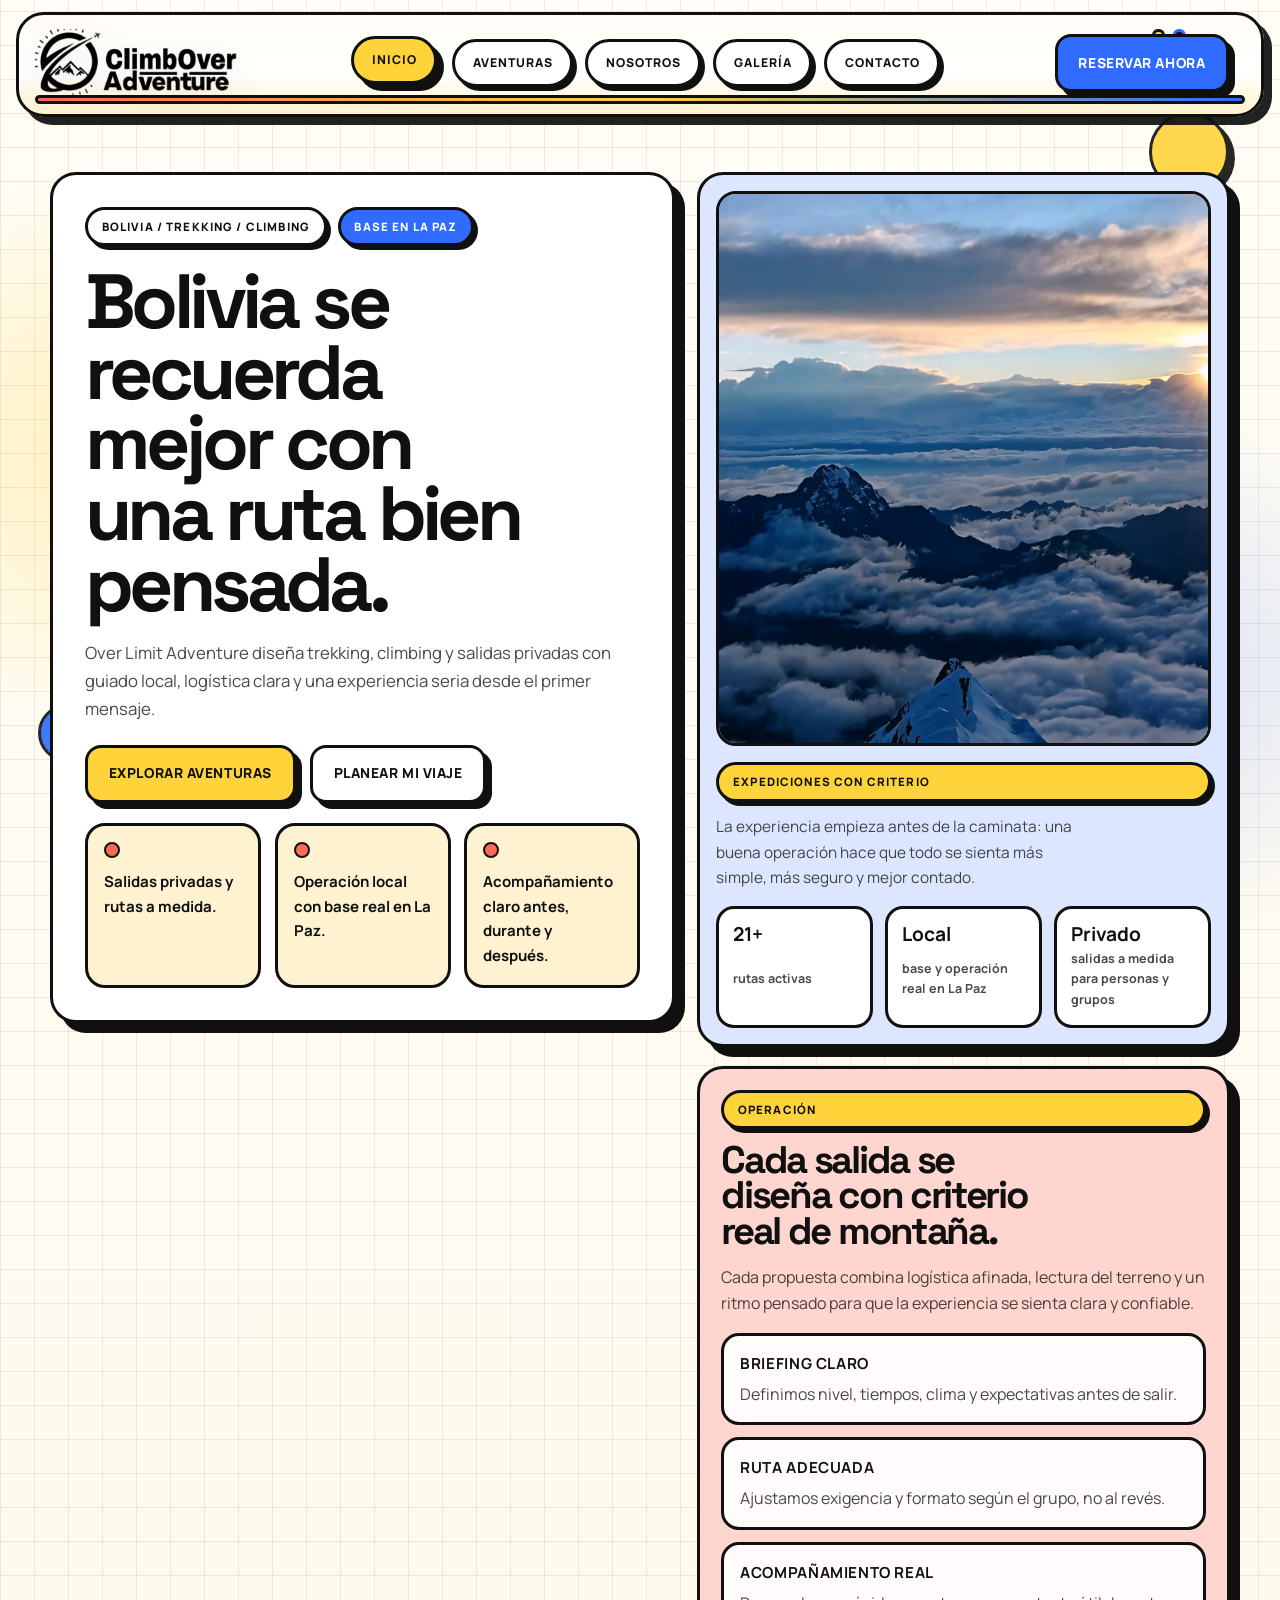
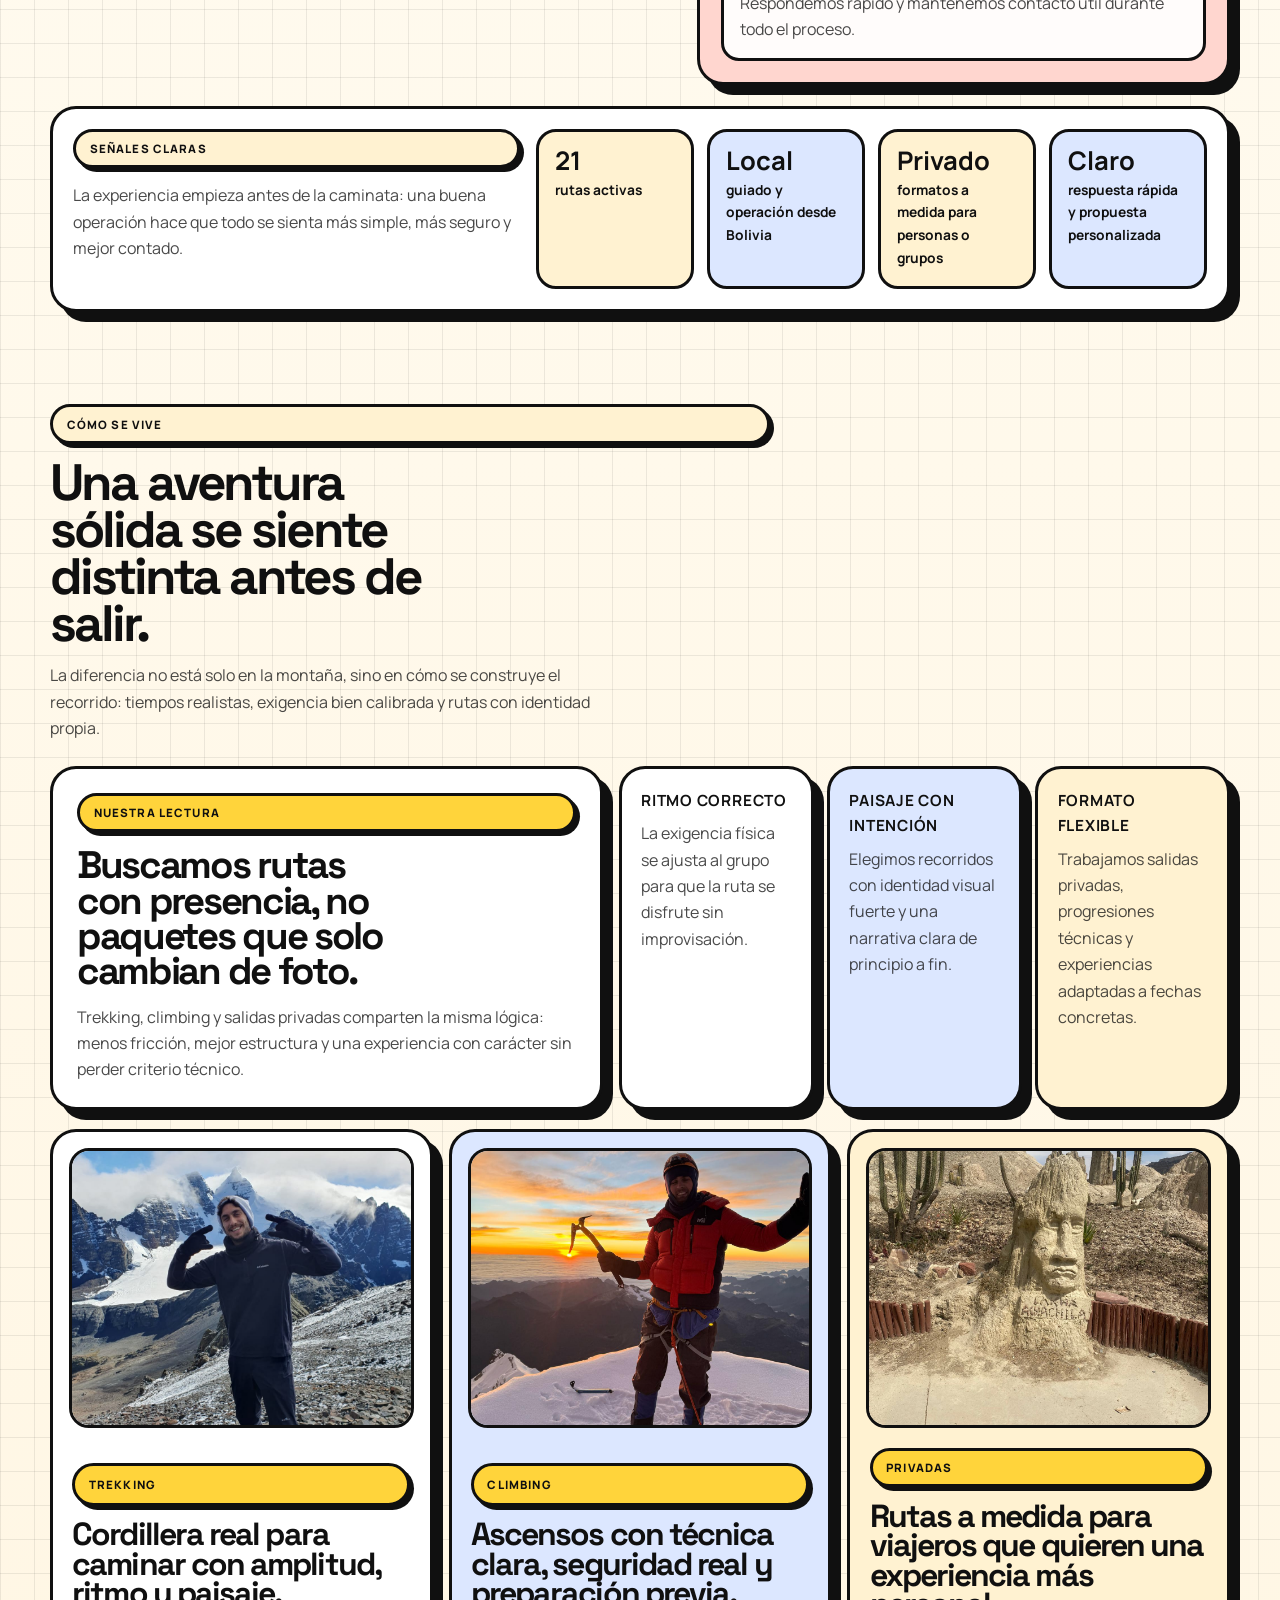
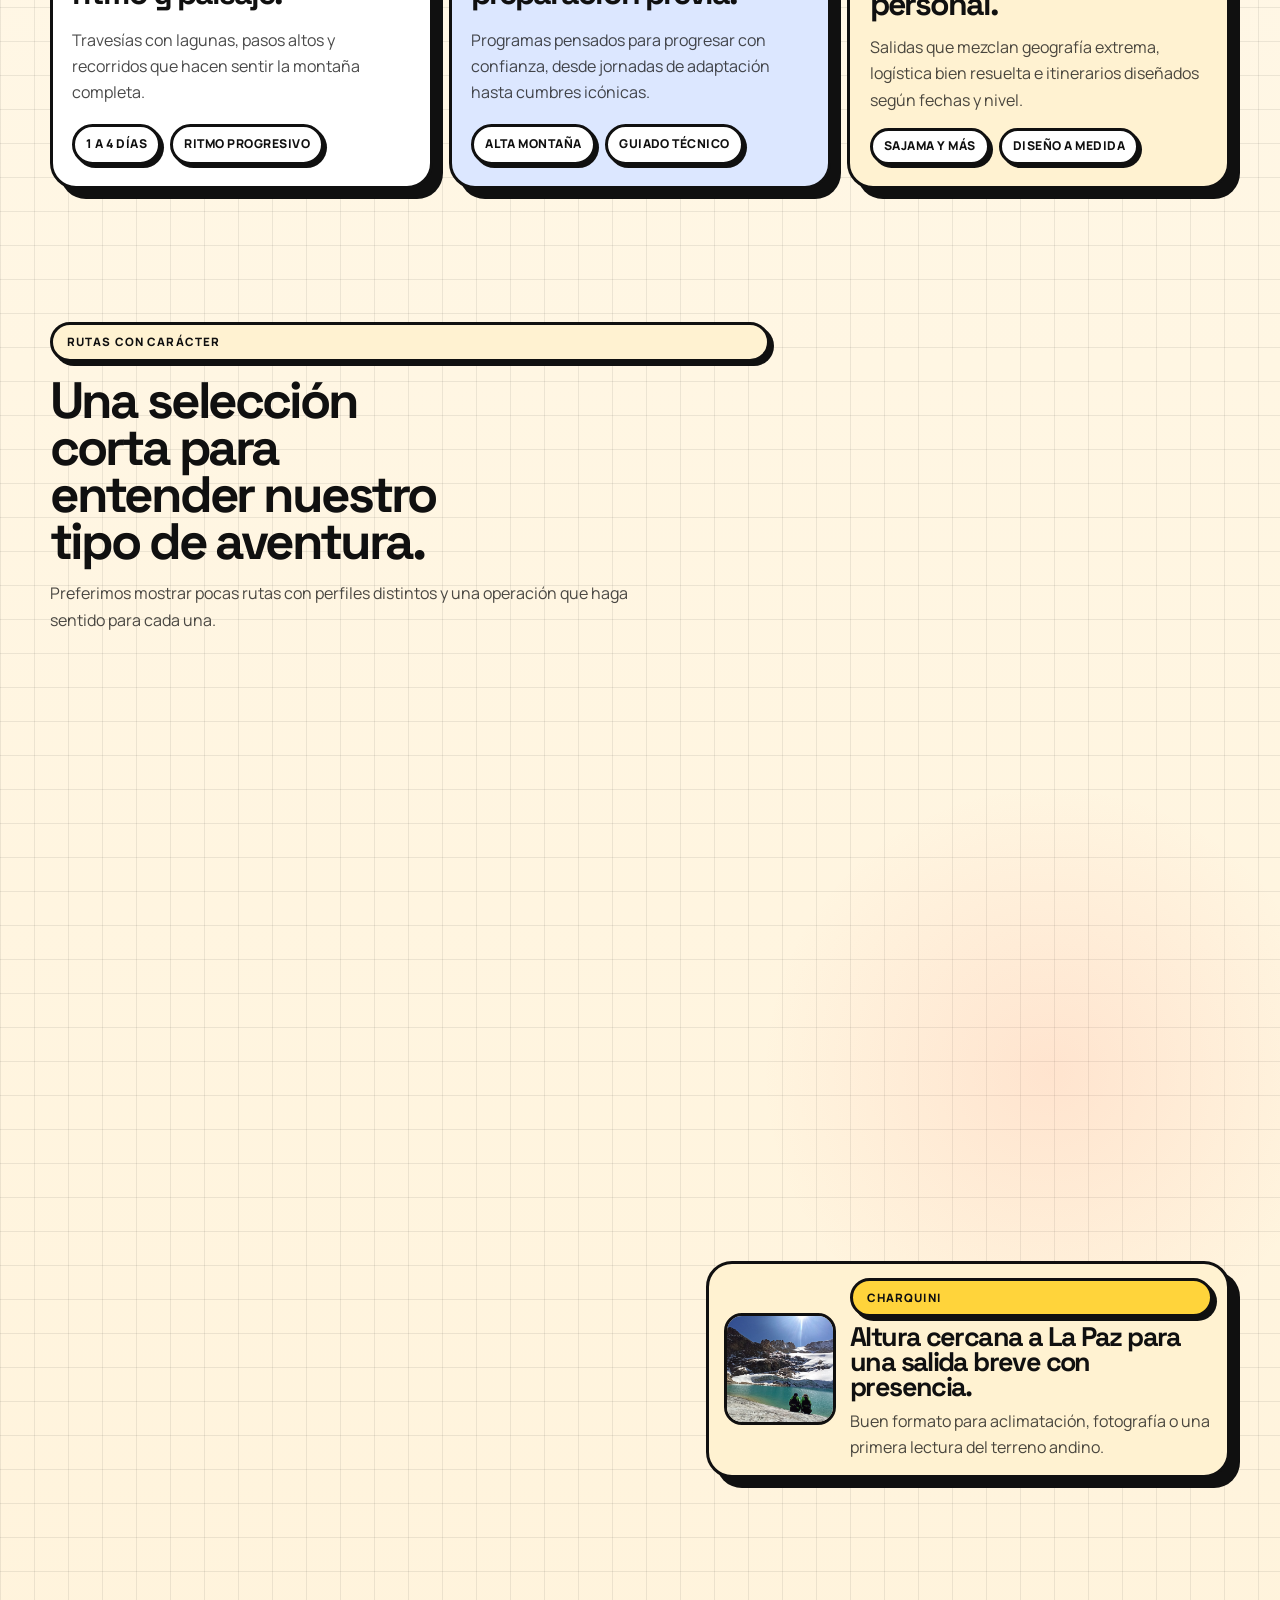
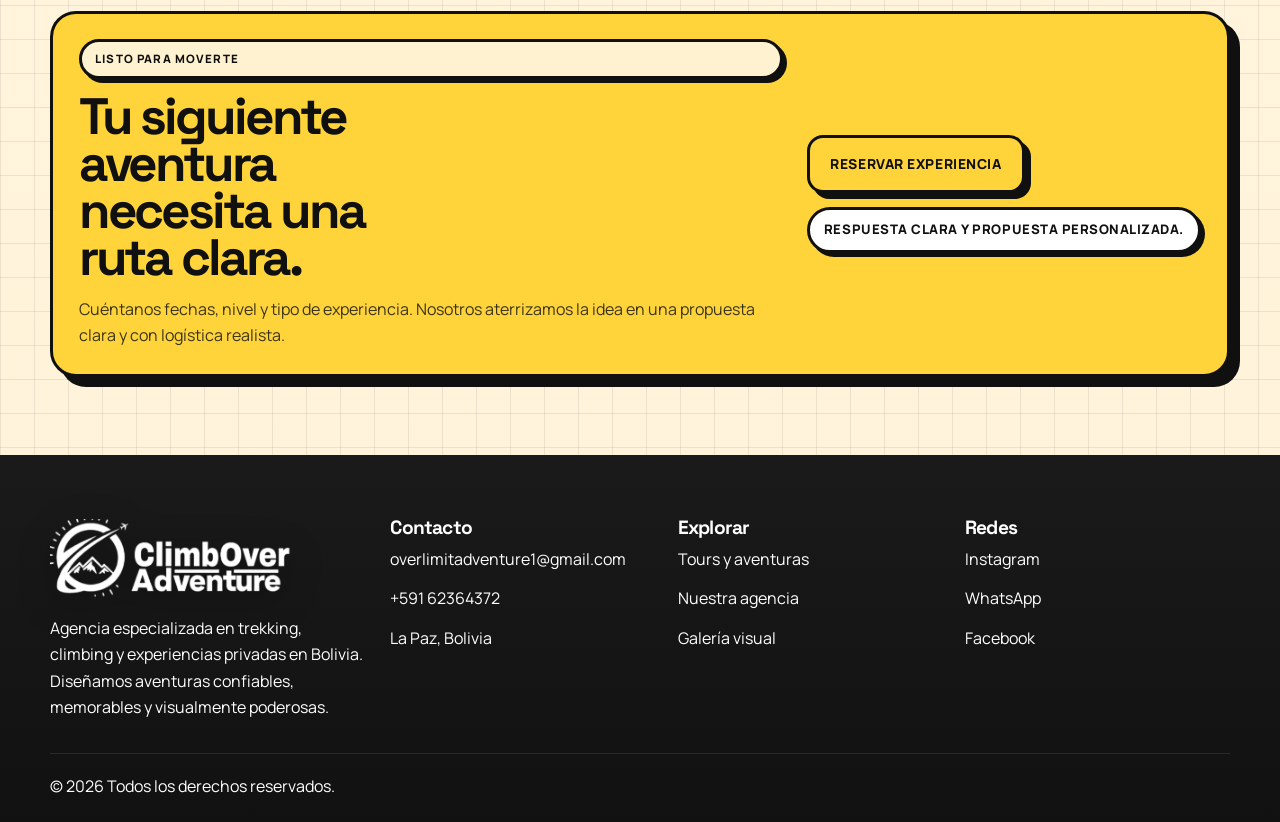
<file: index.html>
<!DOCTYPE html>
<html lang="es">
<head>
  <meta charset="UTF-8">
  <meta name="viewport" content="width=device-width, initial-scale=1.0">
  <meta
    name="description"
    content="Over Limit Adventure crea trekking, climbing y expediciones privadas en Bolivia con una dirección visual moderna, operación seria y rutas memorables."
  >
  <title>Over Limit Adventure | Trekking y Climbing en Bolivia</title>
  <link rel="preconnect" href="https://fonts.googleapis.com">
  <link rel="preconnect" href="https://fonts.gstatic.com" crossorigin>
  <link
    href="https://fonts.googleapis.com/css2?family=Manrope:wght@400;500;600;700;800&amp;family=Space+Grotesk:wght@500;700&amp;display=swap"
    rel="stylesheet"
  >
  <link rel="stylesheet" href="./assets/styles/main.css">
  <script type="module" src="./assets/scripts/main.js"></script>
</head>
<body class="home-page" data-whatsapp-number="59162364372">
  <header class="site-header">
    <div class="container">
      <div class="header-inner">
        <div class="nav-shell">
          <a class="brand brand-logo" href="./index.html" aria-label="Ir al inicio de Over Limit Adventure">
            <img src="./assets/images/OverLimitAdventureLogo.png" alt="" aria-hidden="true">
          </a>

          <nav class="site-nav" data-nav>
            <ul>
                <li>
                  <a href="./index.html" aria-current="page">Inicio</a>
                </li>
                <li>
                  <a href="./pages/tours.html">Aventuras</a>
                </li>
                <li>
                  <a href="./pages/nosotros.html">Nosotros</a>
                </li>
                <li>
                  <a href="./pages/galeria.html">Galería</a>
                </li>
                <li>
                  <a href="./pages/contacto.html">Contacto</a>
                </li>
            </ul>

            <div class="header-actions header-actions-mobile">
              <a href="./pages/contacto.html" class="button button-nav">Reservar ahora</a>
            </div>
          </nav>

          <div class="header-actions header-actions-desktop">
            <a href="./pages/contacto.html" class="button button-nav">Reservar ahora</a>
          </div>

          <button class="menu-toggle" type="button" aria-expanded="false" aria-label="Abrir menú" data-menu-toggle>
            <span></span>
            <span></span>
            <span></span>
          </button>
        </div>
      </div>
    </div>
  </header>

  <main class="home-main">
    <section class="home-hero-section">
      <div class="container">
        <div class="home-hero-shell">
          <div class="home-hero-primary reveal">
            <div class="home-hero-kicker-row">
              <span class="home-kicker">Bolivia / trekking / climbing</span>
              <span class="home-chip">Base en La Paz</span>
            </div>
            <h1>Bolivia se recuerda mejor con una ruta bien pensada.</h1>
            <p class="home-hero-lead">Over Limit Adventure diseña trekking, climbing y salidas privadas con guiado local, logística clara y una experiencia seria desde el primer mensaje.</p>
<div class="button-group home-button-group">
  <a class="button button-primary" href="./pages/tours.html">Explorar aventuras</a>
  <a class="button button-secondary" href="./pages/contacto.html">Planear mi viaje</a>
</div>
            <div class="home-hero-facts">
  <article class="home-hero-fact">
    <span class="home-fact-marker" aria-hidden="true"></span>
    <p>Salidas privadas y rutas a medida.</p>
  </article>
  <article class="home-hero-fact">
    <span class="home-fact-marker" aria-hidden="true"></span>
    <p>Operación local con base real en La Paz.</p>
  </article>
  <article class="home-hero-fact">
    <span class="home-fact-marker" aria-hidden="true"></span>
    <p>Acompañamiento claro antes, durante y después.</p>
  </article>
</div>
          </div>

          <aside class="home-hero-secondary reveal">
            <article class="home-hero-visual-card">
              <div class="home-hero-visual">
                <img src="./assets/images/Wallaper_1.png" alt="Cordillera boliviana al amanecer">
              </div>
              <div class="home-hero-visual-copy">
                <span class="home-mini-label">Expediciones con criterio</span>
                <p>La experiencia empieza antes de la caminata: una buena operación hace que todo se sienta más simple, más seguro y mejor contado.</p>
              </div>
              <div class="home-hero-stats">
  <article class="home-hero-stat">
    <strong>21+</strong>
    <span>rutas activas</span>
  </article>
  <article class="home-hero-stat">
    <strong>Local</strong>
    <span>base y operación real en La Paz</span>
  </article>
  <article class="home-hero-stat">
    <strong>Privado</strong>
    <span>salidas a medida para personas y grupos</span>
  </article>
</div>
            </article>

            <article class="home-operation-card">
              <div class="home-operation-heading">
                <span class="home-mini-label">Operación</span>
                <h2>Cada salida se diseña con criterio real de montaña.</h2>
              </div>
              <p>Cada propuesta combina logística afinada, lectura del terreno y un ritmo pensado para que la experiencia se sienta clara y confiable.</p>
              <div class="home-operation-details">
  <article class="home-operation-item">
    <strong>Briefing claro</strong>
    <p>Definimos nivel, tiempos, clima y expectativas antes de salir.</p>
  </article>
  <article class="home-operation-item">
    <strong>Ruta adecuada</strong>
    <p>Ajustamos exigencia y formato según el grupo, no al revés.</p>
  </article>
  <article class="home-operation-item">
    <strong>Acompañamiento real</strong>
    <p>Respondemos rápido y mantenemos contacto útil durante todo el proceso.</p>
  </article>
</div>
            </article>
          </aside>
        </div>

        <div class="home-trust-shell reveal">
          <div class="home-trust-copy">
            <span class="home-section-label">Señales claras</span>
            <p class="home-trust-intro">La experiencia empieza antes de la caminata: una buena operación hace que todo se sienta más simple, más seguro y mejor contado.</p>
          </div>
          <div class="home-trust-grid">
  <article class="home-trust-card">
    <strong>21</strong>
    <span>rutas activas</span>
  </article>
  <article class="home-trust-card">
    <strong>Local</strong>
    <span>guiado y operación desde Bolivia</span>
  </article>
  <article class="home-trust-card">
    <strong>Privado</strong>
    <span>formatos a medida para personas o grupos</span>
  </article>
  <article class="home-trust-card">
    <strong>Claro</strong>
    <span>respuesta rápida y propuesta personalizada</span>
  </article>
</div>
        </div>
      </div>
    </section>

    <section class="section home-experience-section">
      <div class="container">
        <div class="home-section-head reveal">
          <span class="home-section-label">Cómo se vive</span>
          <h2>Una aventura sólida se siente distinta antes de salir.</h2>
          <p>La diferencia no está solo en la montaña, sino en cómo se construye el recorrido: tiempos realistas, exigencia bien calibrada y rutas con identidad propia.</p>
        </div>

        <div class="home-story-grid">
          <article class="home-story-highlight reveal">
            <span class="home-mini-label">Nuestra lectura</span>
            <h3>Buscamos rutas con presencia, no paquetes que solo cambian de foto.</h3>
            <p>Trekking, climbing y salidas privadas comparten la misma lógica: menos fricción, mejor estructura y una experiencia con carácter sin perder criterio técnico.</p>
          </article>

          <div class="home-story-notes">
  <article class="home-story-note reveal">
    <strong>Ritmo correcto</strong>
    <p>La exigencia física se ajusta al grupo para que la ruta se disfrute sin improvisación.</p>
  </article>
  <article class="home-story-note reveal">
    <strong>Paisaje con intención</strong>
    <p>Elegimos recorridos con identidad visual fuerte y una narrativa clara de principio a fin.</p>
  </article>
  <article class="home-story-note reveal">
    <strong>Formato flexible</strong>
    <p>Trabajamos salidas privadas, progresiones técnicas y experiencias adaptadas a fechas concretas.</p>
  </article>
</div>
        </div>

        <div class="home-format-grid">
          <article class="home-format-card home-format-card-mist reveal">
            <div class="home-format-visual">
              <img src="./assets/images/trekking_home.jpeg" alt="Trekking en Condoriri">
            </div>
            <div class="home-format-body">
              <span class="home-mini-label">Trekking</span>
              <h3>Cordillera real para caminar con amplitud, ritmo y paisaje.</h3>
              <p>Travesías con lagunas, pasos altos y recorridos que hacen sentir la montaña completa.</p>
              <div class="home-meta-row">
  <span>1 a 4 días</span>
  <span>Ritmo progresivo</span>
</div>
            </div>
          </article>
          <article class="home-format-card home-format-card-light reveal">
            <div class="home-format-visual">
              <img src="./assets/images/Climbing_home.jpeg" alt="Ascenso a Huayna Potosí">
            </div>
            <div class="home-format-body">
              <span class="home-mini-label">Climbing</span>
              <h3>Ascensos con técnica clara, seguridad real y preparación previa.</h3>
              <p>Programas pensados para progresar con confianza, desde jornadas de adaptación hasta cumbres icónicas.</p>
              <div class="home-meta-row">
  <span>Alta montaña</span>
  <span>Guiado técnico</span>
</div>
            </div>
          </article>
          <article class="home-format-card home-format-card-sand reveal">
            <div class="home-format-visual">
              <img src="./assets/images/Expeditions_home.jpeg" alt="Paisaje de Sajama">
            </div>
            <div class="home-format-body">
              <span class="home-mini-label">Privadas</span>
              <h3>Rutas a medida para viajeros que quieren una experiencia más personal.</h3>
              <p>Salidas que mezclan geografía extrema, logística bien resuelta e itinerarios diseñados según fechas y nivel.</p>
              <div class="home-meta-row">
  <span>Sajama y más</span>
  <span>Diseño a medida</span>
</div>
            </div>
          </article>
        </div>
      </div>
    </section>

    <section class="section home-showcase-section">
      <div class="container">
        <div class="home-section-head reveal">
          <span class="home-section-label">Rutas con carácter</span>
          <h2>Una selección corta para entender nuestro tipo de aventura.</h2>
          <p>Preferimos mostrar pocas rutas con perfiles distintos y una operación que haga sentido para cada una.</p>
        </div>

        <div class="home-showcase-grid">
          <article class="home-featured-card reveal">
            <div class="home-featured-visual">
              <img src="./assets/images/condoriri.jpg" alt="Laguna y montañas en Condoriri">
            </div>
            <div class="home-featured-body">
              <span class="home-mini-label">Ruta destacada</span>
              <h3>Condoriri condensa paisaje alto, travesía limpia y una de las postales más potentes de Bolivia.</h3>
              <p>Ideal para quien quiere caminar con impacto visual fuerte, buena progresión y sensación constante de amplitud.</p>
              <div class="home-meta-row">
  <span>Lagunas de altura</span>
  <span>1 a 3 días</span>
  <span>Privado o compartido</span>
</div>
            </div>
          </article>

          <div class="home-route-board">
            <article class="home-route-intro reveal">
              <span class="home-mini-label">También operamos</span>
              <p>Tres rutas distintas para entender cómo cambia la experiencia según el terreno, el objetivo y el nivel del grupo.</p>
            </article>

            <article class="home-route-card reveal">
              <div class="home-route-visual">
                <img src="./assets/images/huayna.webp" alt="Ruta de ascenso en Huayna Potosí">
              </div>
              <div class="home-route-body">
                <span class="home-mini-label">Huayna Potosí</span>
                <h3>Una cumbre icónica para progresar con técnica y criterio.</h3>
                <p>Ideal para programas de climbing con preparación y acompañamiento cercano.</p>
              </div>
            </article>
            <article class="home-route-card reveal">
              <div class="home-route-visual">
                <img src="./assets/images/sajama.jpg" alt="Paisaje abierto en Sajama">
              </div>
              <div class="home-route-body">
                <span class="home-mini-label">Sajama</span>
                <h3>Altiplano abierto, volcanes y una escala difícil de igualar.</h3>
                <p>Una experiencia amplia, sobria y muy potente para viajeros que quieren horizonte real.</p>
              </div>
            </article>
            <article class="home-route-card reveal">
              <div class="home-route-visual">
                <img src="./assets/images/charquini.jpg" alt="Paisaje de montaña en Charquini">
              </div>
              <div class="home-route-body">
                <span class="home-mini-label">Charquini</span>
                <h3>Altura cercana a La Paz para una salida breve con presencia.</h3>
                <p>Buen formato para aclimatación, fotografía o una primera lectura del terreno andino.</p>
              </div>
            </article>
          </div>
        </div>
      </div>
    </section>

    <section class="section home-cta-section">
      <div class="container">
        <div class="home-cta-panel reveal">
          <div class="home-cta-copy">
            <span class="home-section-label">Listo para moverte</span>
            <h2>Tu siguiente aventura necesita una ruta clara.</h2>
            <p>Cuéntanos fechas, nivel y tipo de experiencia. Nosotros aterrizamos la idea en una propuesta clara y con logística realista.</p>
          </div>

          <div class="home-cta-actions">
            <a class="button button-primary" href="./pages/contacto.html">Reservar experiencia</a>
            <span class="home-cta-note">Respuesta clara y propuesta personalizada.</span>
          </div>
        </div>
      </div>
    </section>
  </main>

  <footer class="site-footer">
    <div class="container footer-grid">
      <div>
        <a class="brand brand-footer" href="./index.html" aria-label="Ir al inicio de Over Limit Adventure">
          <img src="./assets/images/OverLimitAdventureLogo.png" alt="" aria-hidden="true">
        </a>
        <p>
          Agencia especializada en trekking, climbing y experiencias privadas en Bolivia. Diseñamos aventuras confiables, memorables y visualmente poderosas.
        </p>
      </div>

      <div>
        <h3>Contacto</h3>
        <ul class="footer-list">
          <li><a href="mailto:overlimitadventure1@gmail.com">overlimitadventure1@gmail.com</a></li>
          <li><a href="tel:+59162364372">+591 62364372</a></li>
          <li>La Paz, Bolivia</li>
        </ul>
      </div>

      <div>
        <h3>Explorar</h3>
        <ul class="footer-list">
              <li><a href="./pages/tours.html">Tours y aventuras</a></li>
              <li><a href="./pages/nosotros.html">Nuestra agencia</a></li>
              <li><a href="./pages/galeria.html">Galería visual</a></li>
        </ul>
      </div>

      <div>
        <h3>Redes</h3>
        <ul class="footer-list">
              <li><a href="https://www.instagram.com/overlimitadventure?igsh=emJpdnFpcjJmeDIw" target="_blank" rel="noreferrer">Instagram</a></li>
              <li><a href="https://wa.me/59162364372" target="_blank" rel="noreferrer">WhatsApp</a></li>
              <li><a href="https://www.facebook.com/share/1J522aN4kD/" target="_blank" rel="noreferrer">Facebook</a></li>
        </ul>
      </div>
    </div>

    <div class="container footer-bottom">
      <p>&copy; <span data-current-year></span> Todos los derechos reservados.</p>
    </div>
  </footer>
</body>
</html>
</file>
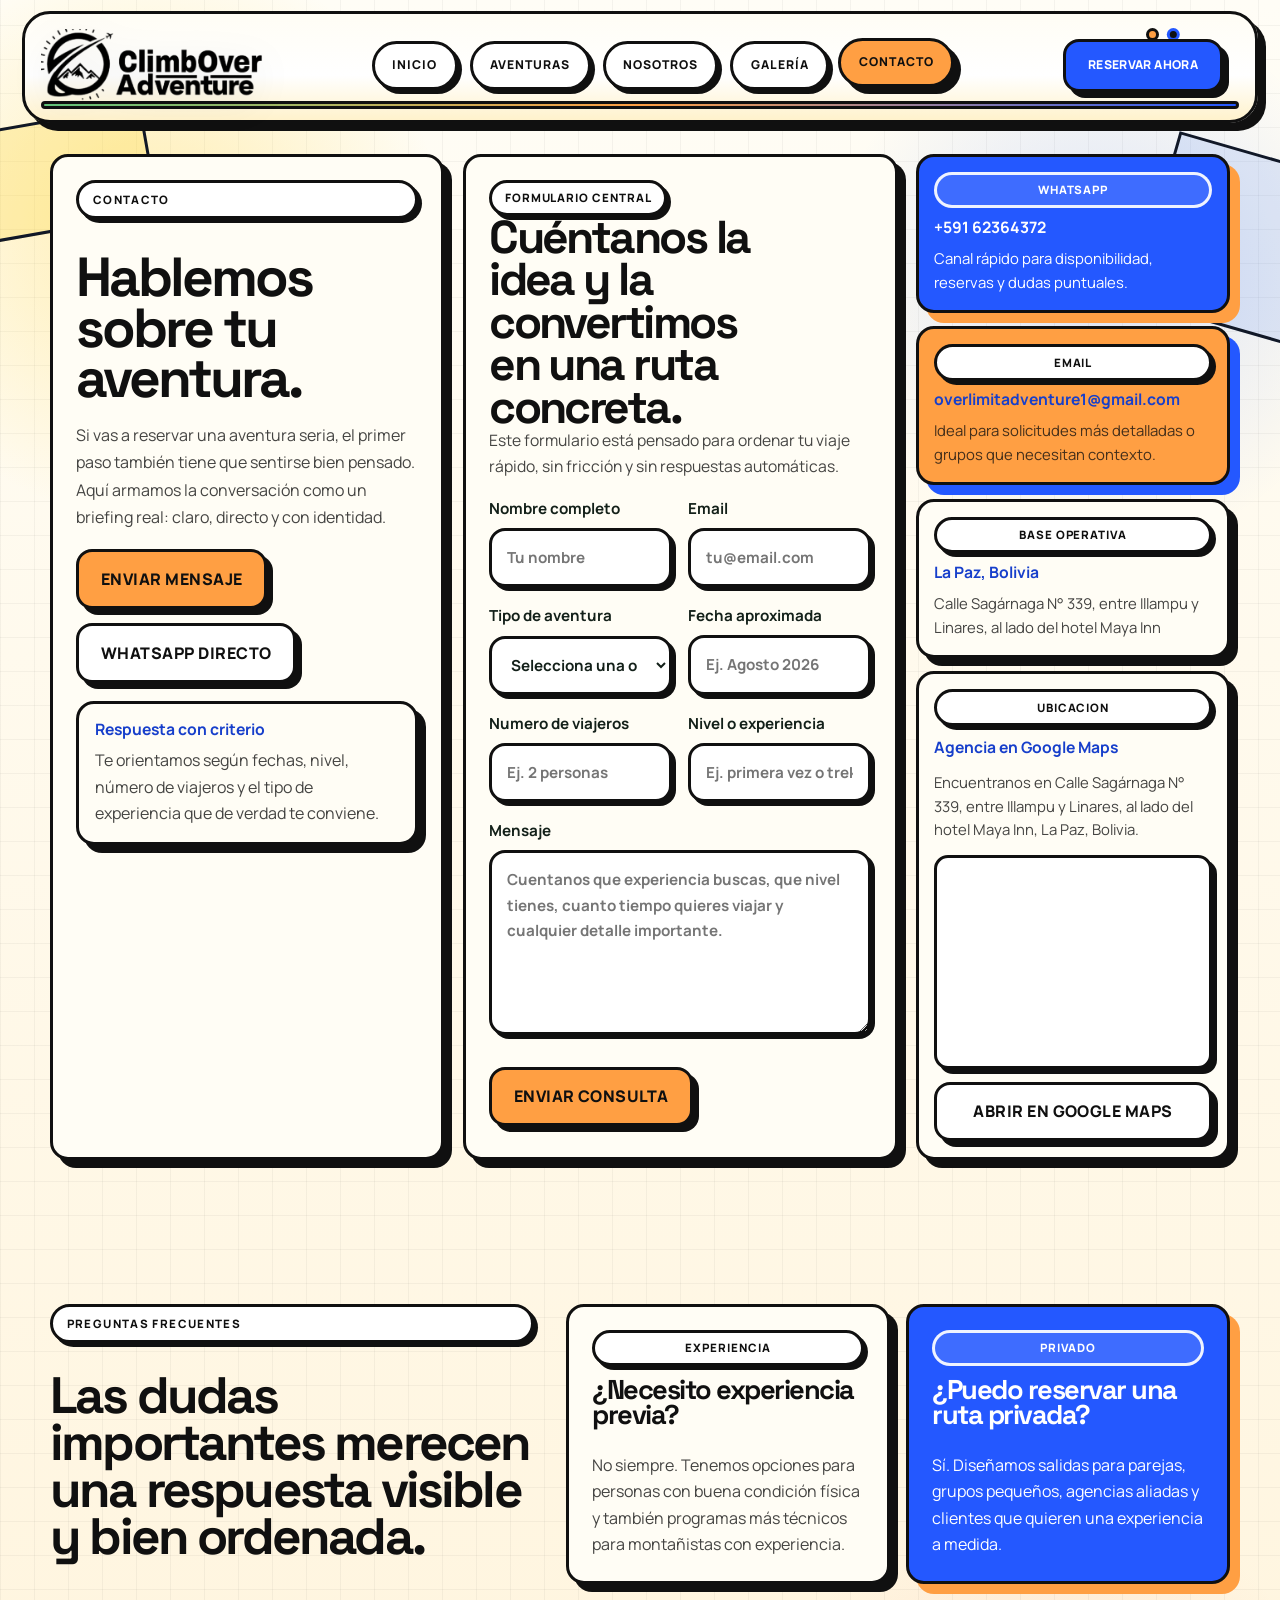
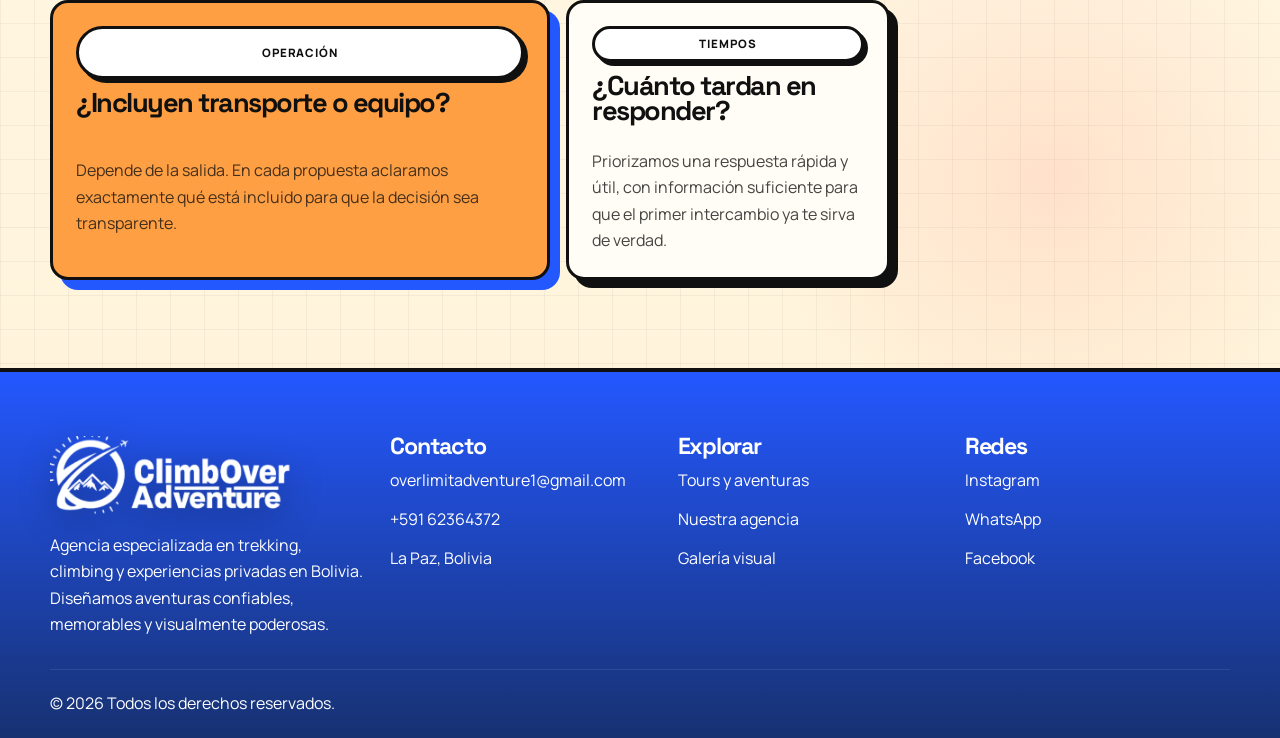
<file: pages/contacto.html>
<!DOCTYPE html>
<html lang="es">
<head>
  <meta charset="UTF-8">
  <meta name="viewport" content="width=device-width, initial-scale=1.0">
  <meta
    name="description"
    content="Contacta a Over Limit Adventure para planear trekking, climbing y rutas privadas en Bolivia con una atención clara y personalizada."
  >
  <meta name="google-maps-api-key" content="">
  <title>Contacto | Over Limit Adventure</title>
  <link rel="preconnect" href="https://fonts.googleapis.com">
  <link rel="preconnect" href="https://fonts.gstatic.com" crossorigin>
  <link
    href="https://fonts.googleapis.com/css2?family=Manrope:wght@400;500;600;700;800&amp;family=Space+Grotesk:wght@500;700&amp;display=swap"
    rel="stylesheet"
  >
  <link rel="stylesheet" href="../assets/styles/main.css">
  <script type="module" src="../assets/scripts/main.js"></script>
</head>
<body class="contact-page" data-whatsapp-number="59162364372">
  <header class="site-header">
    <div class="container">
      <div class="header-inner">
        <div class="nav-shell">
          <a class="brand brand-logo" href="../index.html" aria-label="Ir al inicio de Over Limit Adventure">
            <img src="../assets/images/OverLimitAdventureLogo.png" alt="" aria-hidden="true">
          </a>

          <nav class="site-nav" data-nav>
            <ul>
                <li>
                  <a href="../index.html">Inicio</a>
                </li>
                <li>
                  <a href="../pages/tours.html">Aventuras</a>
                </li>
                <li>
                  <a href="../pages/nosotros.html">Nosotros</a>
                </li>
                <li>
                  <a href="../pages/galeria.html">Galería</a>
                </li>
                <li>
                  <a href="../pages/contacto.html" aria-current="page">Contacto</a>
                </li>
            </ul>

            <div class="header-actions header-actions-mobile">
              <a href="../pages/contacto.html" class="button button-nav">Reservar ahora</a>
            </div>
          </nav>

          <div class="header-actions header-actions-desktop">
            <a href="../pages/contacto.html" class="button button-nav">Reservar ahora</a>
          </div>

          <button class="menu-toggle" type="button" aria-expanded="false" aria-label="Abrir menú" data-menu-toggle>
            <span></span>
            <span></span>
            <span></span>
          </button>
        </div>
      </div>
    </div>
  </header>

  <main class="contact-main">
    <section class="contact-command-section">
      <div class="container contact-command-grid">
        <article class="contact-intro-panel reveal">
          <span class="eyebrow">Contacto</span>
          <h1>Hablemos sobre tu aventura.</h1>
          <p class="lead">
            Si vas a reservar una aventura seria, el primer paso también tiene que sentirse bien pensado. Aquí armamos la conversación como un briefing real: claro, directo y con identidad.
          </p>
<div class="button-group contact-intro-actions">
  <a class="button button-primary" href="../pages/contacto.html#contact-form">Enviar mensaje</a>
  <a class="button button-secondary" href="https://wa.me/59162364372" target="_blank" rel="noreferrer">WhatsApp directo</a>
</div>
          <div class="contact-intro-note">
            <strong>Respuesta con criterio</strong>
            <p>Te orientamos según fechas, nivel, número de viajeros y el tipo de experiencia que de verdad te conviene.</p>
          </div>
        </article>

        <form id="contact-form" class="contact-form contact-command-form reveal" data-contact-form>
          <div class="contact-form-heading">
            <span class="contact-mini-label">Formulario central</span>
            <h2>Cuéntanos la idea y la convertimos en una ruta concreta.</h2>
            <p>Este formulario está pensado para ordenar tu viaje rápido, sin fricción y sin respuestas automáticas.</p>
          </div>

          <div class="form-row">
            <label>
              Nombre completo
              <input type="text" name="name" placeholder="Tu nombre" required>
            </label>
            <label>
              Email
              <input type="email" name="email" placeholder="tu@email.com" required>
            </label>
          </div>
          <div class="form-row">
            <label>
              Tipo de aventura
              <select name="adventure" required>
                <option value="">Selecciona una opcion</option>
                <option>Trekking</option>
                <option>Climbing</option>
                <option>Expedición privada</option>
                <option>No estoy seguro, necesito asesoría</option>
              </select>
            </label>
            <label>
              Fecha aproximada
              <input type="text" name="date" placeholder="Ej. Agosto 2026">
            </label>
          </div>
          <div class="form-row">
            <label>
              Numero de viajeros
              <input type="text" name="travelers" placeholder="Ej. 2 personas">
            </label>
            <label>
              Nivel o experiencia
              <input type="text" name="level" placeholder="Ej. primera vez o trekking previo">
            </label>
          </div>
          <label>
            Mensaje
            <textarea name="message" rows="6" placeholder="Cuentanos que experiencia buscas, que nivel tienes, cuanto tiempo quieres viajar y cualquier detalle importante." required></textarea>
          </label>
          <div class="contact-form-footer">
            <button class="button button-primary" type="submit">Enviar consulta</button>
            <p class="form-status" data-form-status aria-live="polite"></p>
          </div>
        </form>

        <div class="contact-rail reveal">
          <article class="contact-rail-card contact-rail-card-blue">
            <span class="contact-mini-label">WhatsApp</span>
            <strong>+591 62364372</strong>
            <p>Canal rápido para disponibilidad, reservas y dudas puntuales.</p>
          </article>
          <article class="contact-rail-card contact-rail-card-yellow">
            <span class="contact-mini-label">Email</span>
            <strong>overlimitadventure1@gmail.com</strong>
            <p>Ideal para solicitudes más detalladas o grupos que necesitan contexto.</p>
          </article>
          <article class="contact-rail-card">
            <span class="contact-mini-label">Base operativa</span>
            <strong>La Paz, Bolivia</strong>
            <p>Calle Sagárnaga N° 339, entre Illampu y Linares, al lado del hotel Maya Inn</p>
          </article>

          <article class="contact-rail-card contact-map-card">
            <span class="contact-mini-label">Ubicacion</span>
            <strong>Agencia en Google Maps</strong>
            <p>Encuentranos en Calle Sagárnaga N° 339, entre Illampu y Linares, al lado del hotel Maya Inn, La Paz, Bolivia.</p>
            <div class="contact-map-shell">
              <iframe
                class="contact-map-frame"
                title="Mapa de la agencia Over Limit Adventure"
                loading="lazy"
                allowfullscreen
                referrerpolicy="no-referrer-when-downgrade"
                data-google-map
                data-map-query="Calle Sagárnaga N° 339, entre Illampu y Linares, al lado del hotel Maya Inn, La Paz, Bolivia"
              ></iframe>
            </div>
            <a
              class="button button-secondary contact-map-link"
              href="https://www.google.com/maps/search/?api=1&amp;query=Calle%20Sag%C3%A1rnaga%20N%C2%B0%20339%2C%20entre%20Illampu%20y%20Linares%2C%20al%20lado%20del%20hotel%20Maya%20Inn%2C%20La%20Paz%2C%20Bolivia"
              target="_blank"
              rel="noreferrer"
            >
              Abrir en Google Maps
            </a>
          </article>
        </div>
      </div>
    </section>

    <section class="section contact-answers-section">
      <div class="container contact-answers-grid">
        <div class="contact-answers-intro reveal">
          <span class="eyebrow">Preguntas frecuentes</span>
          <h2>Las dudas importantes merecen una respuesta visible y bien ordenada.</h2>
        </div>

        <article class="contact-answer-card contact-answer-card-large reveal">
          <span class="contact-mini-label">Experiencia</span>
          <h3>¿Necesito experiencia previa?</h3>
          <p>No siempre. Tenemos opciones para personas con buena condición física y también programas más técnicos para montañistas con experiencia.</p>
        </article>
        <article class="contact-answer-card contact-answer-card-blue reveal">
          <span class="contact-mini-label">Privado</span>
          <h3>¿Puedo reservar una ruta privada?</h3>
          <p>Sí. Diseñamos salidas para parejas, grupos pequeños, agencias aliadas y clientes que quieren una experiencia a medida.</p>
        </article>
        <article class="contact-answer-card contact-answer-card-yellow reveal">
          <span class="contact-mini-label">Operación</span>
          <h3>¿Incluyen transporte o equipo?</h3>
          <p>Depende de la salida. En cada propuesta aclaramos exactamente qué está incluido para que la decisión sea transparente.</p>
        </article>
        <article class="contact-answer-card reveal">
          <span class="contact-mini-label">Tiempos</span>
          <h3>¿Cuánto tardan en responder?</h3>
          <p>Priorizamos una respuesta rápida y útil, con información suficiente para que el primer intercambio ya te sirva de verdad.</p>
        </article>
      </div>
    </section>
  </main>

  <footer class="site-footer">
    <div class="container footer-grid">
      <div>
        <a class="brand brand-footer" href="../index.html" aria-label="Ir al inicio de Over Limit Adventure">
          <img src="../assets/images/OverLimitAdventureLogo.png" alt="" aria-hidden="true">
        </a>
        <p>
          Agencia especializada en trekking, climbing y experiencias privadas en Bolivia. Diseñamos aventuras confiables, memorables y visualmente poderosas.
        </p>
      </div>

      <div>
        <h3>Contacto</h3>
        <ul class="footer-list">
          <li><a href="mailto:overlimitadventure1@gmail.com">overlimitadventure1@gmail.com</a></li>
          <li><a href="tel:+59162364372">+591 62364372</a></li>
          <li>La Paz, Bolivia</li>
        </ul>
      </div>

      <div>
        <h3>Explorar</h3>
        <ul class="footer-list">
              <li><a href="../pages/tours.html">Tours y aventuras</a></li>
              <li><a href="../pages/nosotros.html">Nuestra agencia</a></li>
              <li><a href="../pages/galeria.html">Galería visual</a></li>
        </ul>
      </div>

      <div>
        <h3>Redes</h3>
        <ul class="footer-list">
              <li><a href="https://www.instagram.com/overlimitadventure?igsh=emJpdnFpcjJmeDIw" target="_blank" rel="noreferrer">Instagram</a></li>
              <li><a href="https://wa.me/59162364372" target="_blank" rel="noreferrer">WhatsApp</a></li>
              <li><a href="https://www.facebook.com/share/1J522aN4kD/" target="_blank" rel="noreferrer">Facebook</a></li>
        </ul>
      </div>
    </div>

    <div class="container footer-bottom">
      <p>&copy; <span data-current-year></span> Todos los derechos reservados.</p>
    </div>
  </footer>
</body>
</html>
</file>
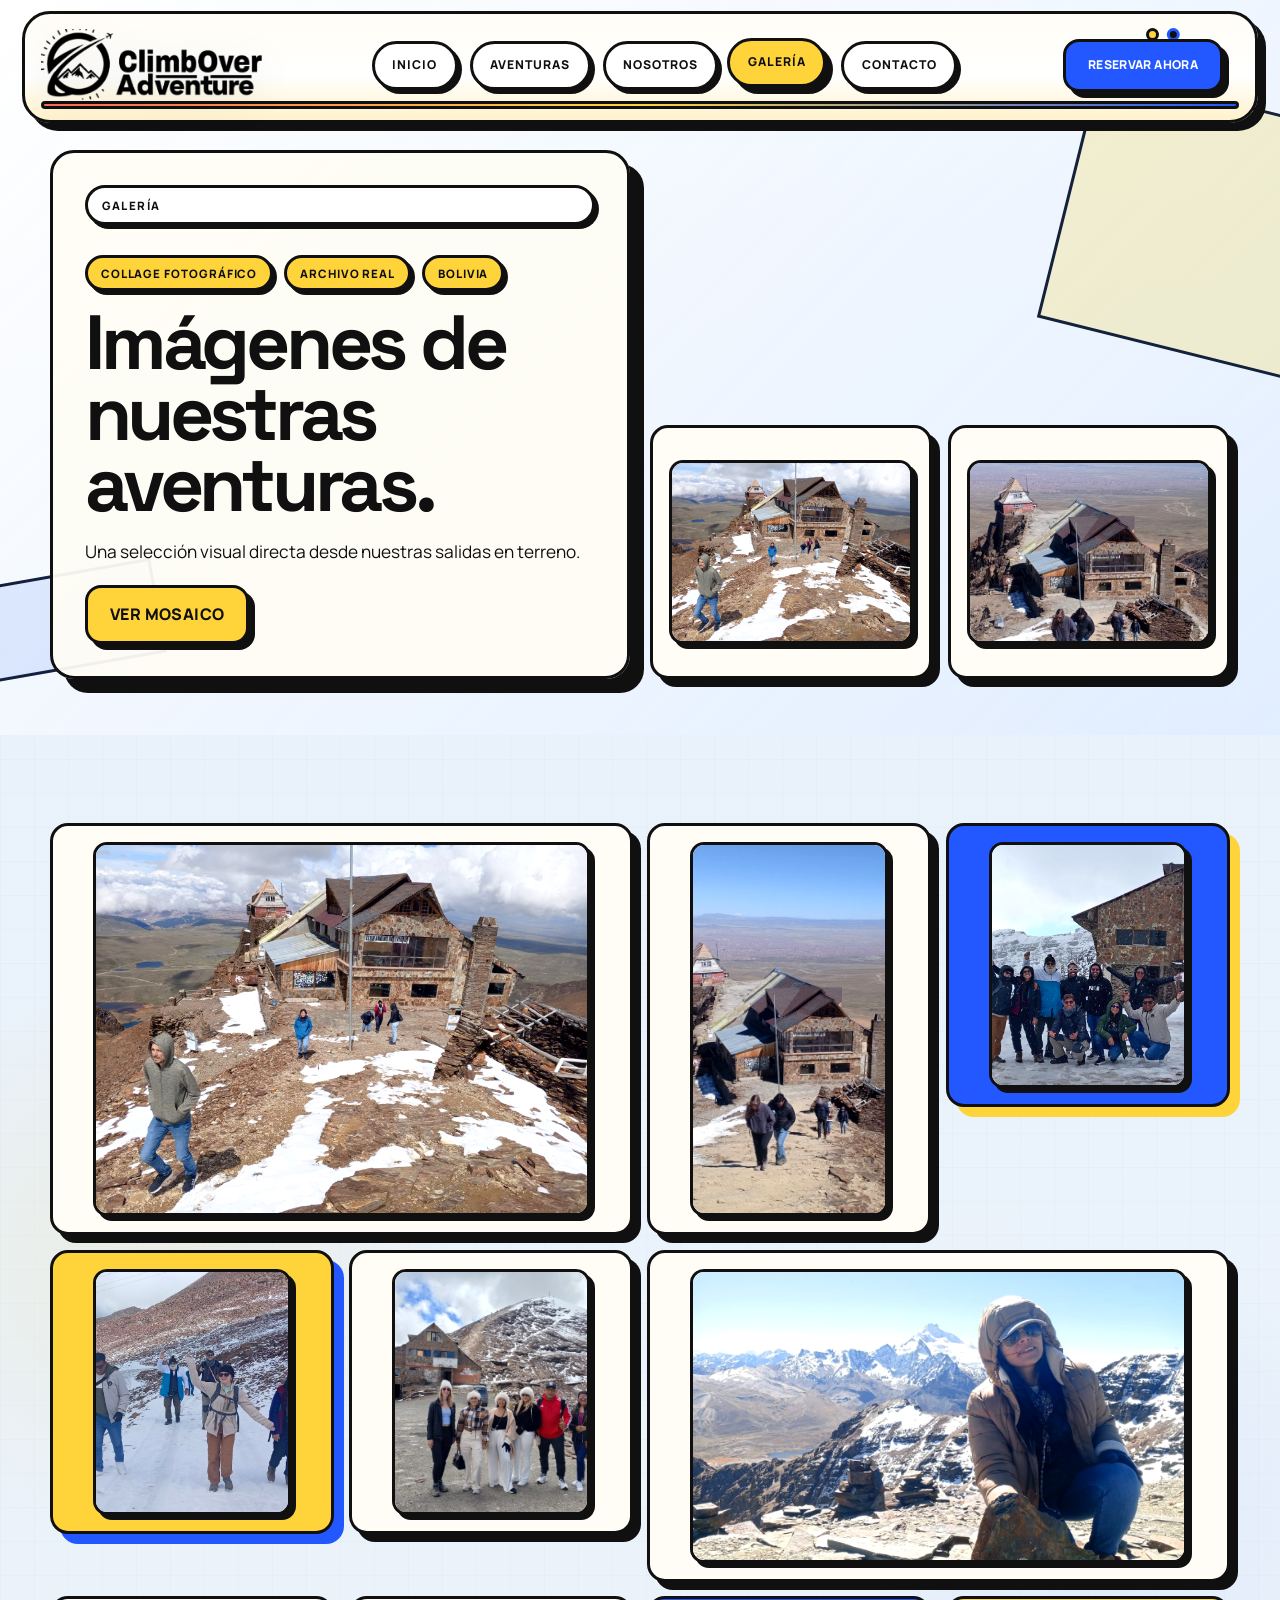
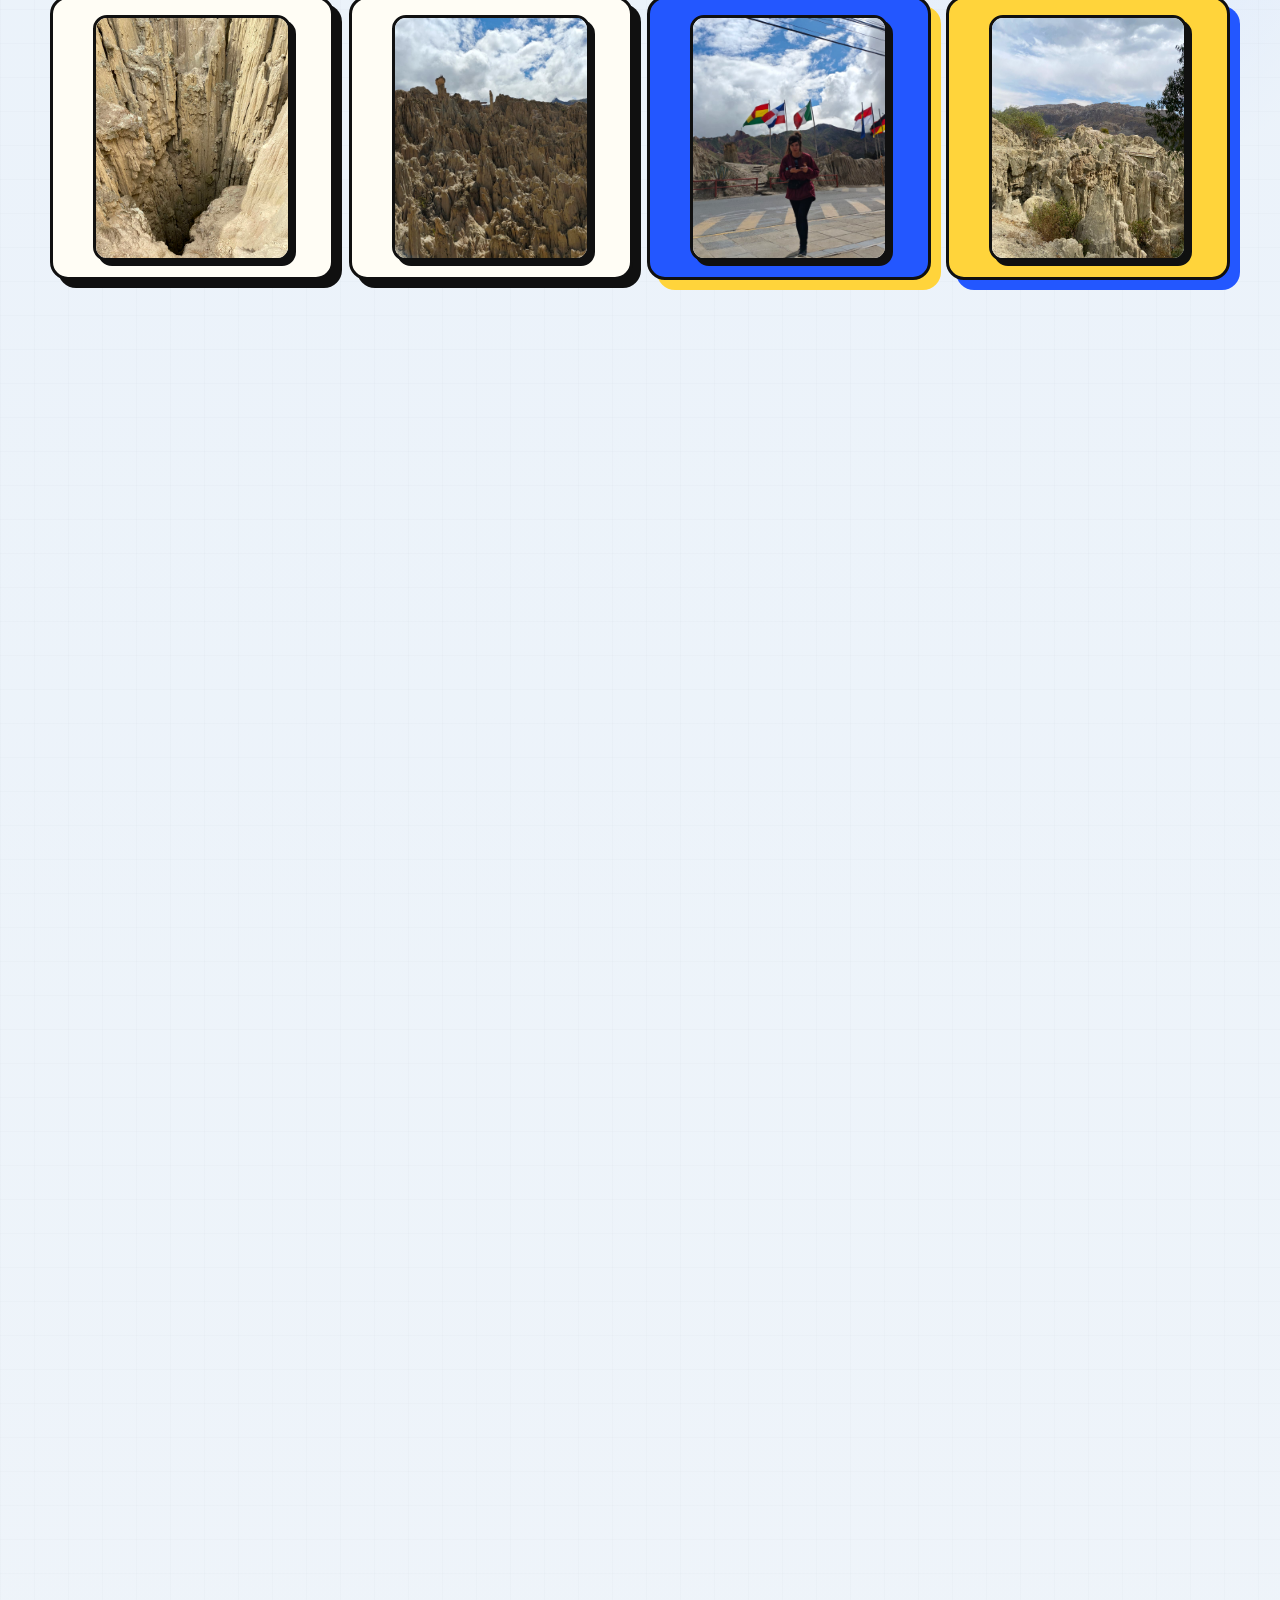
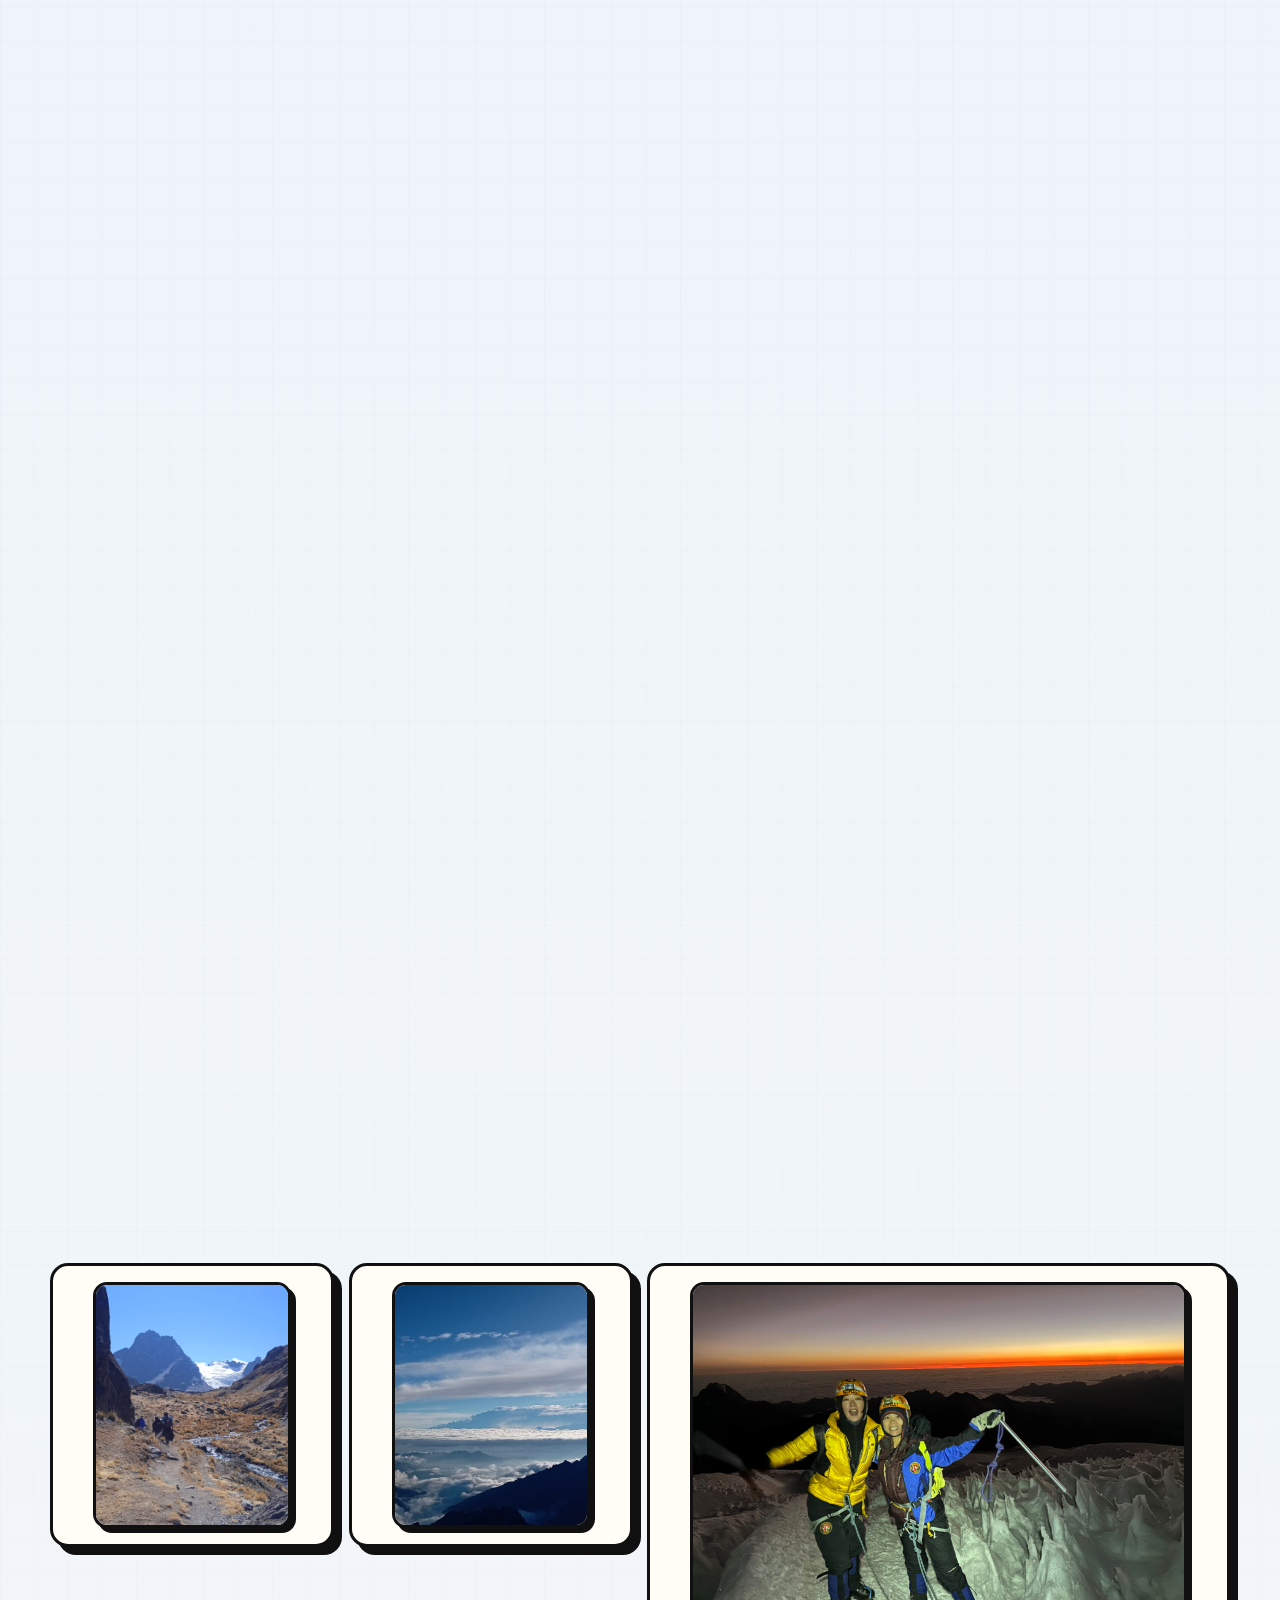
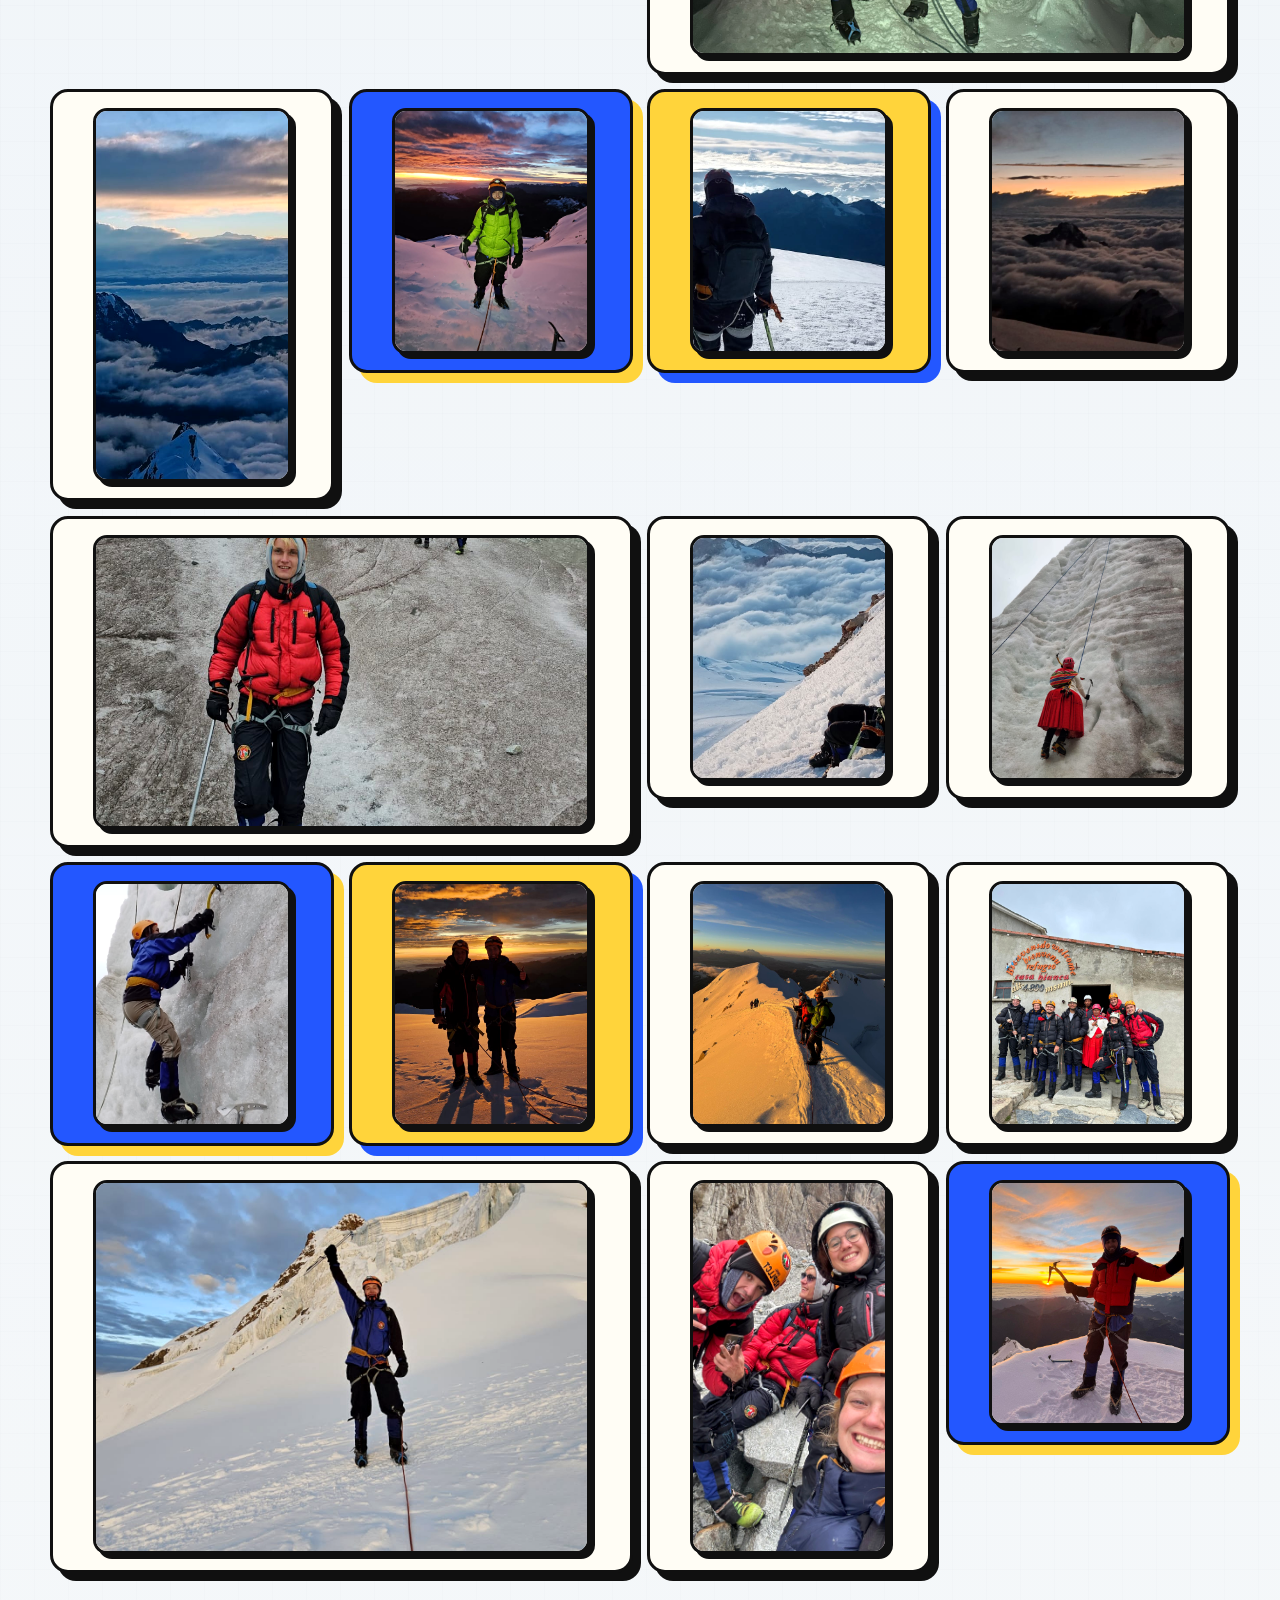
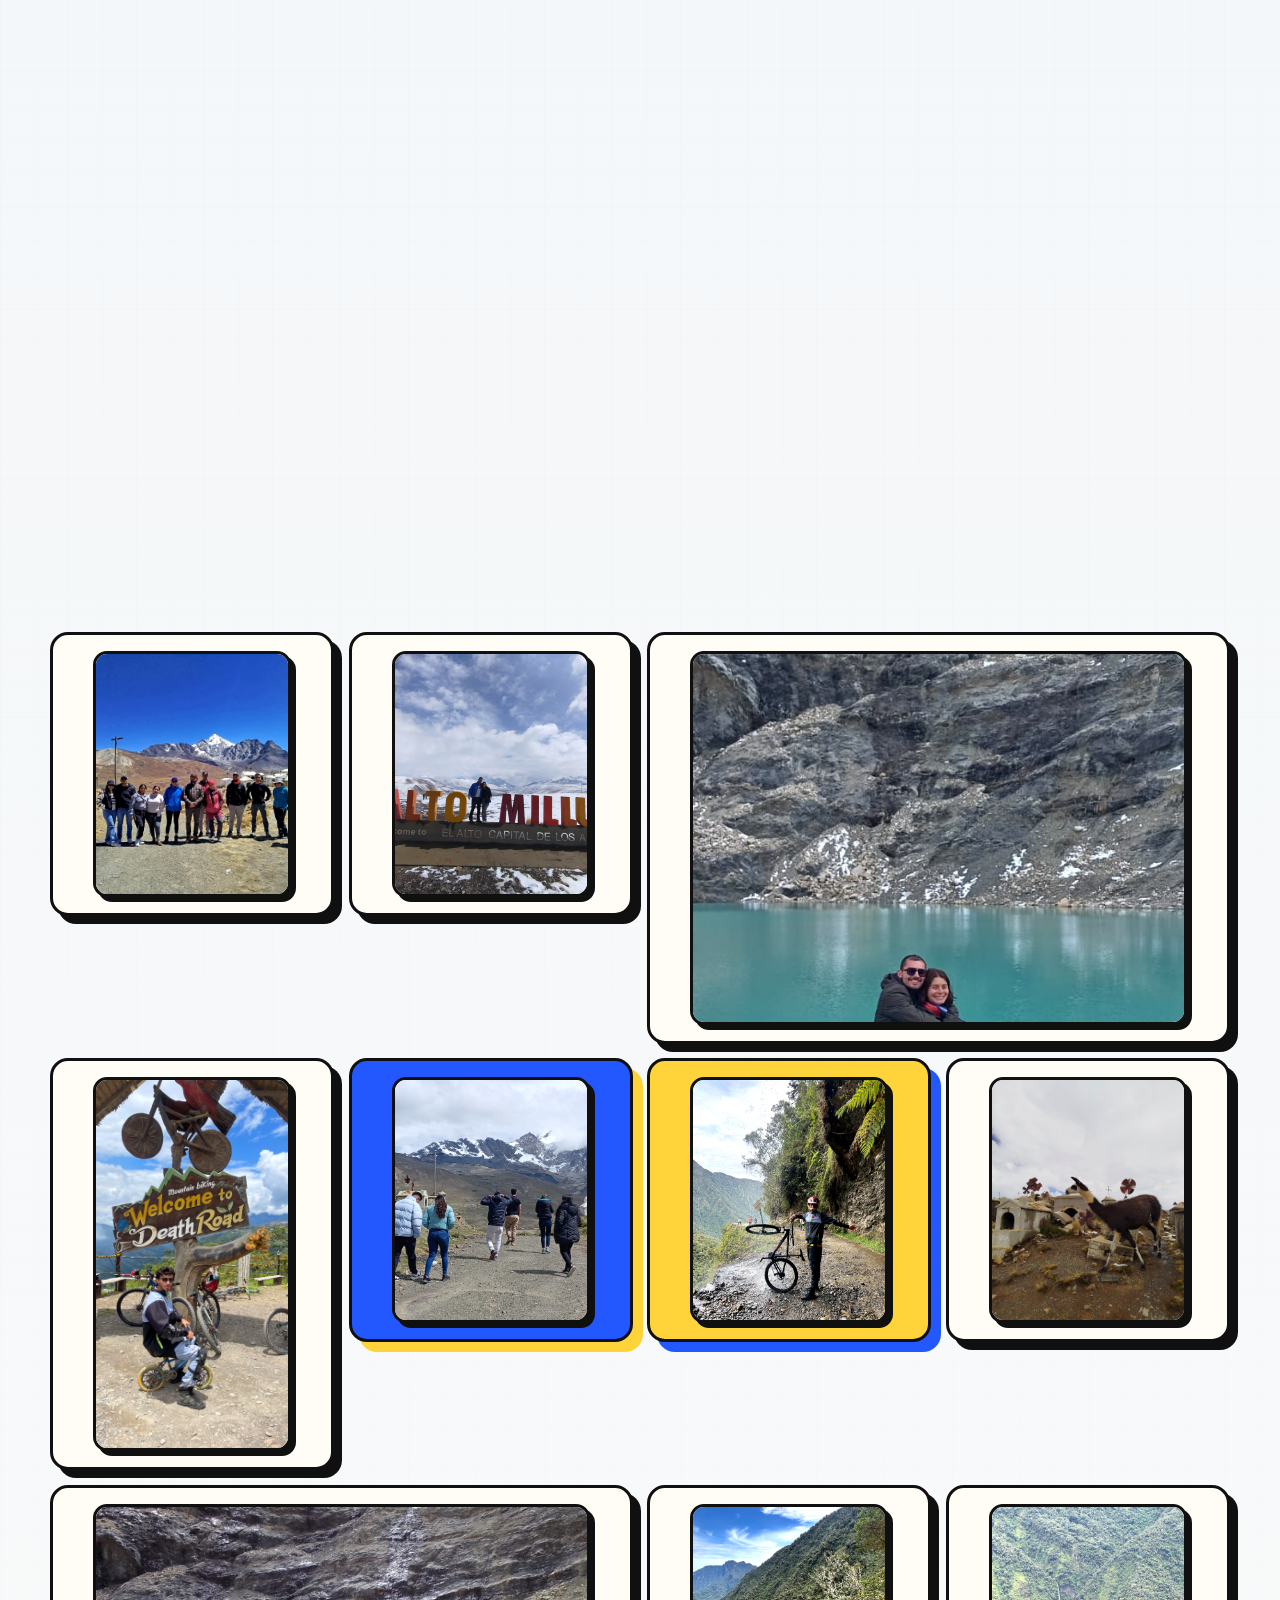
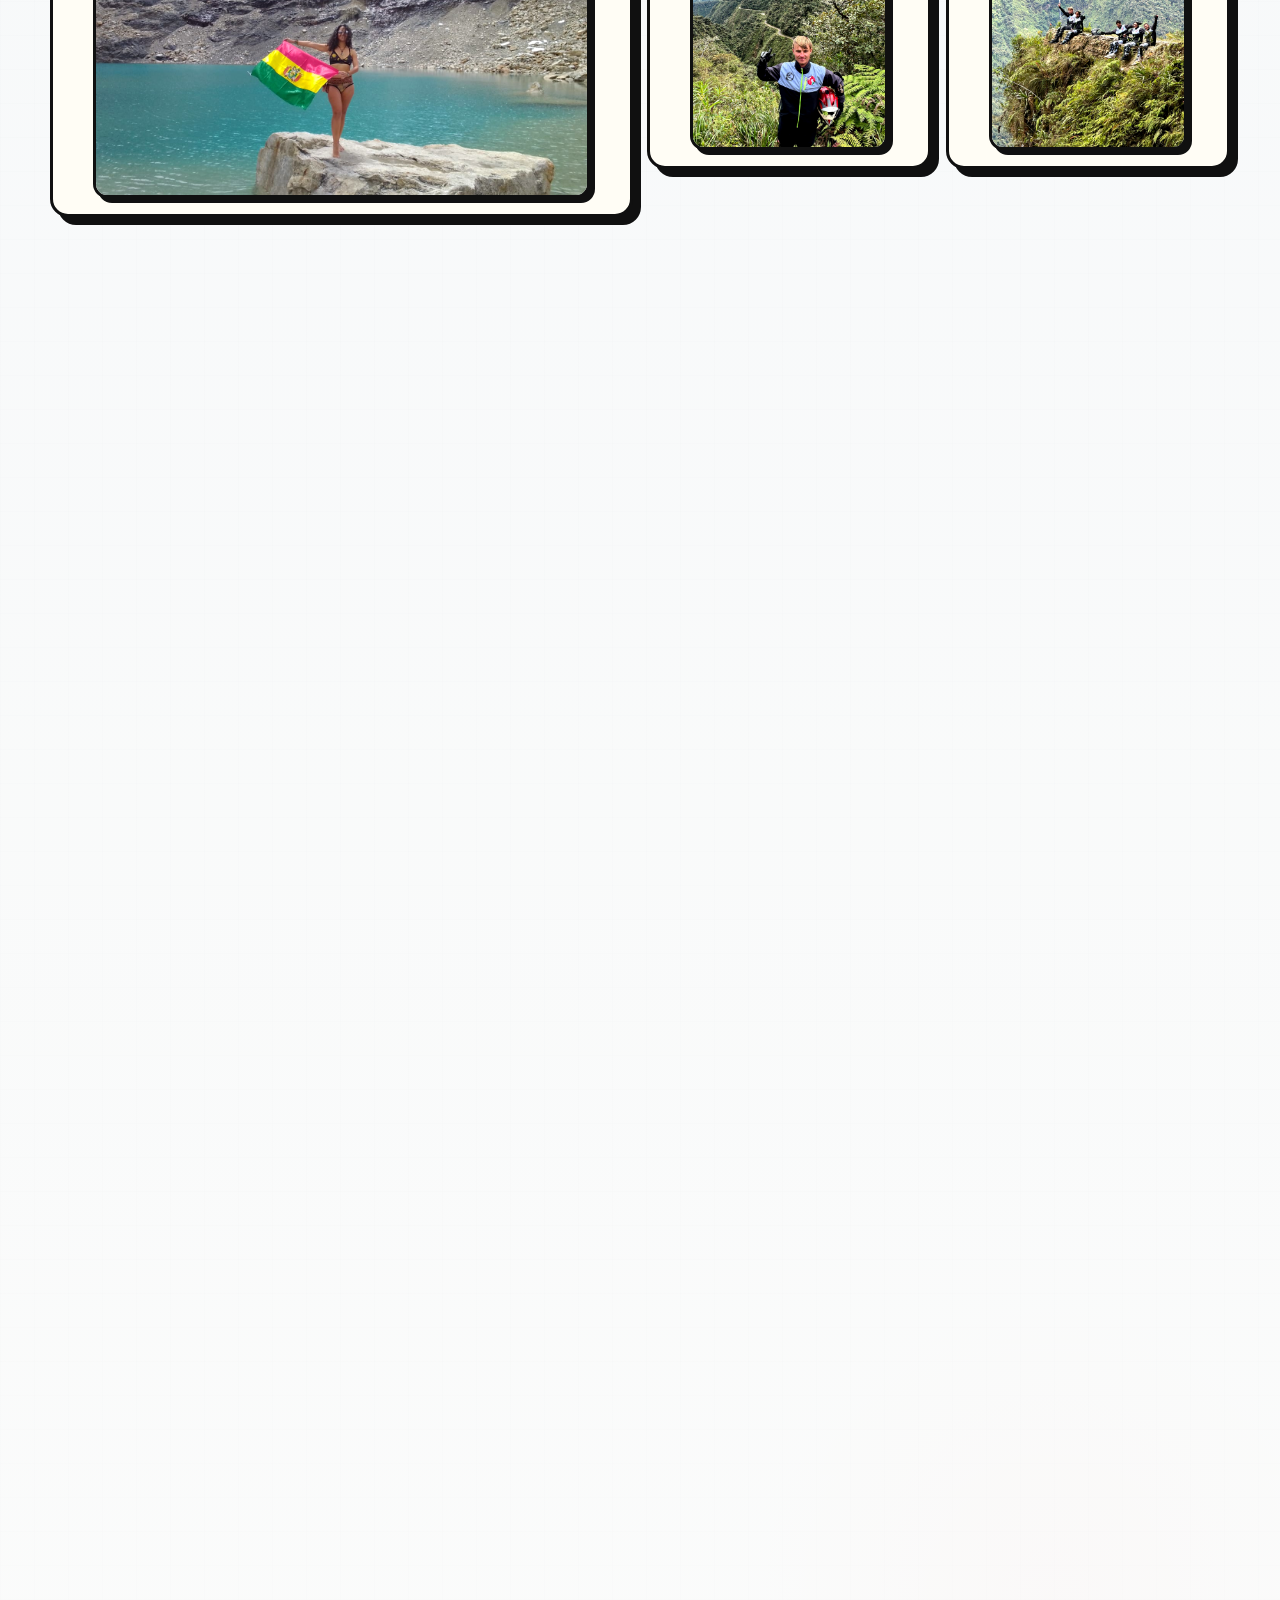
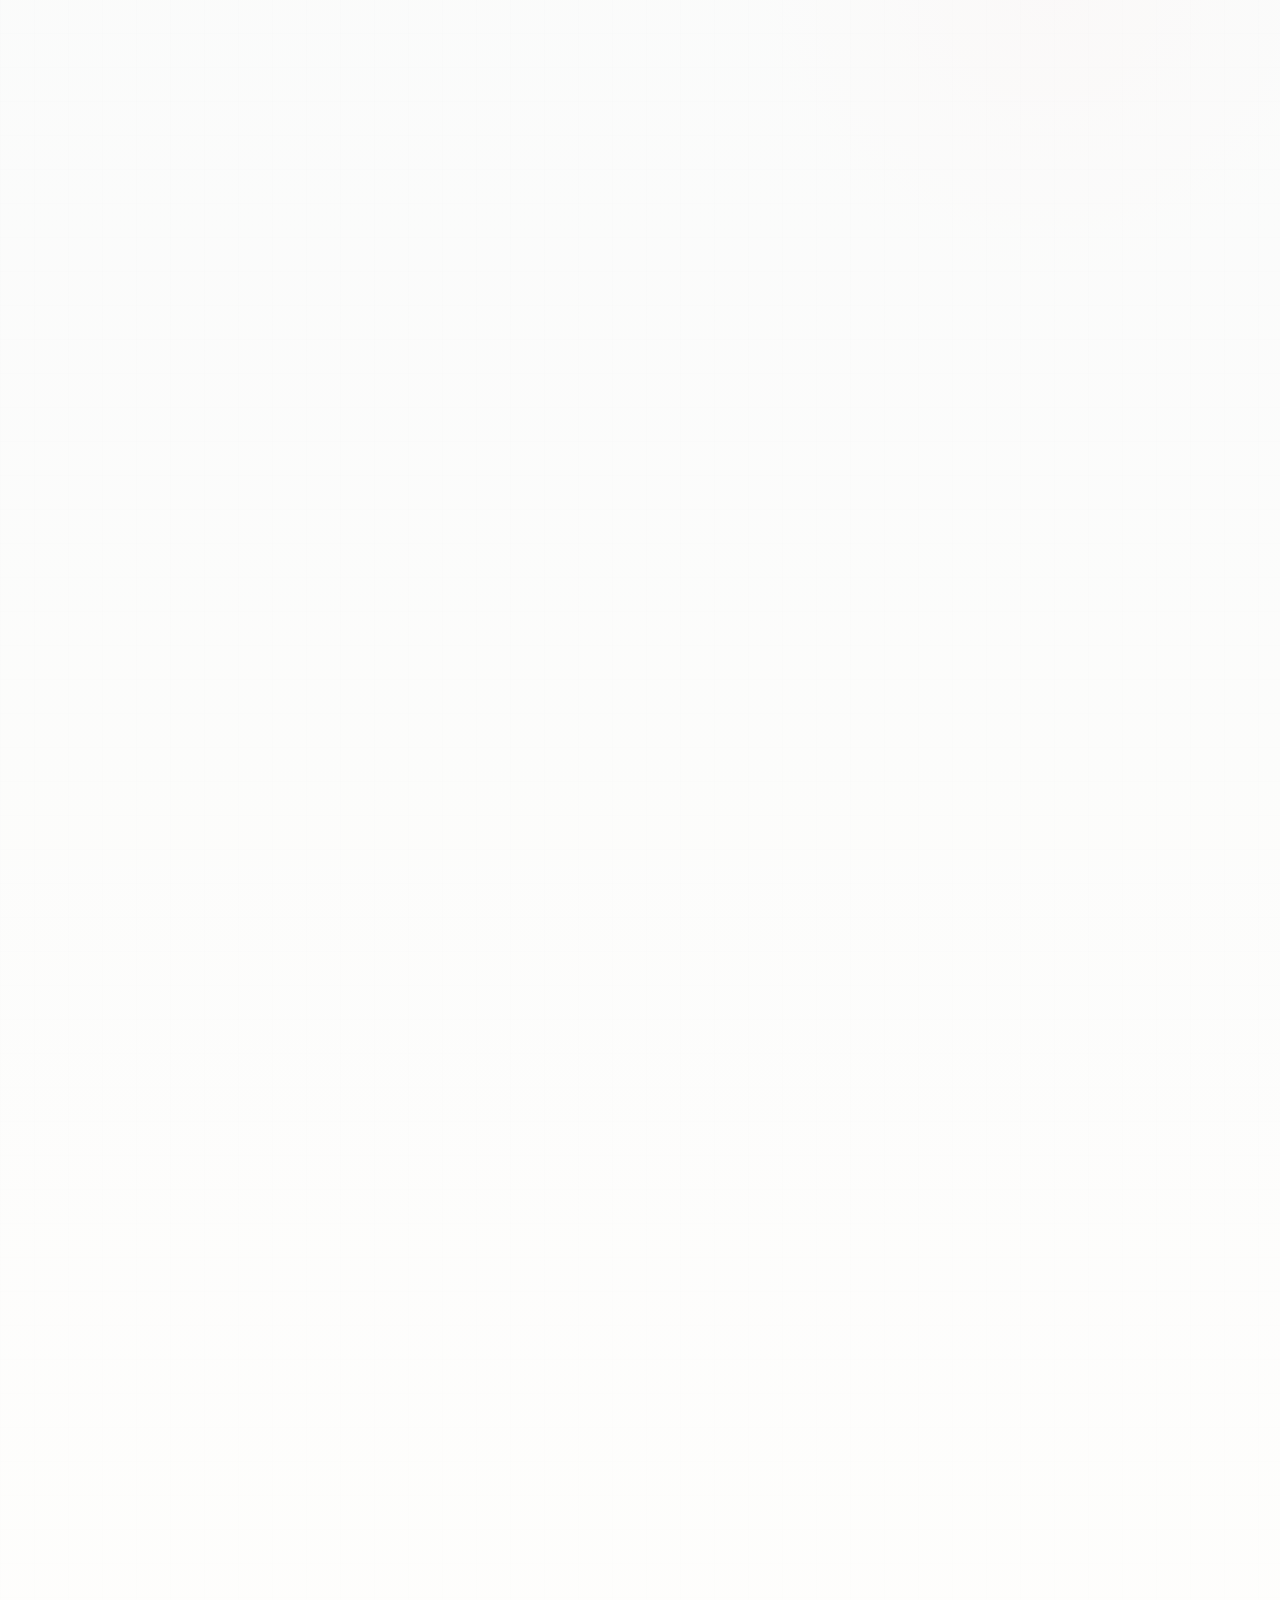
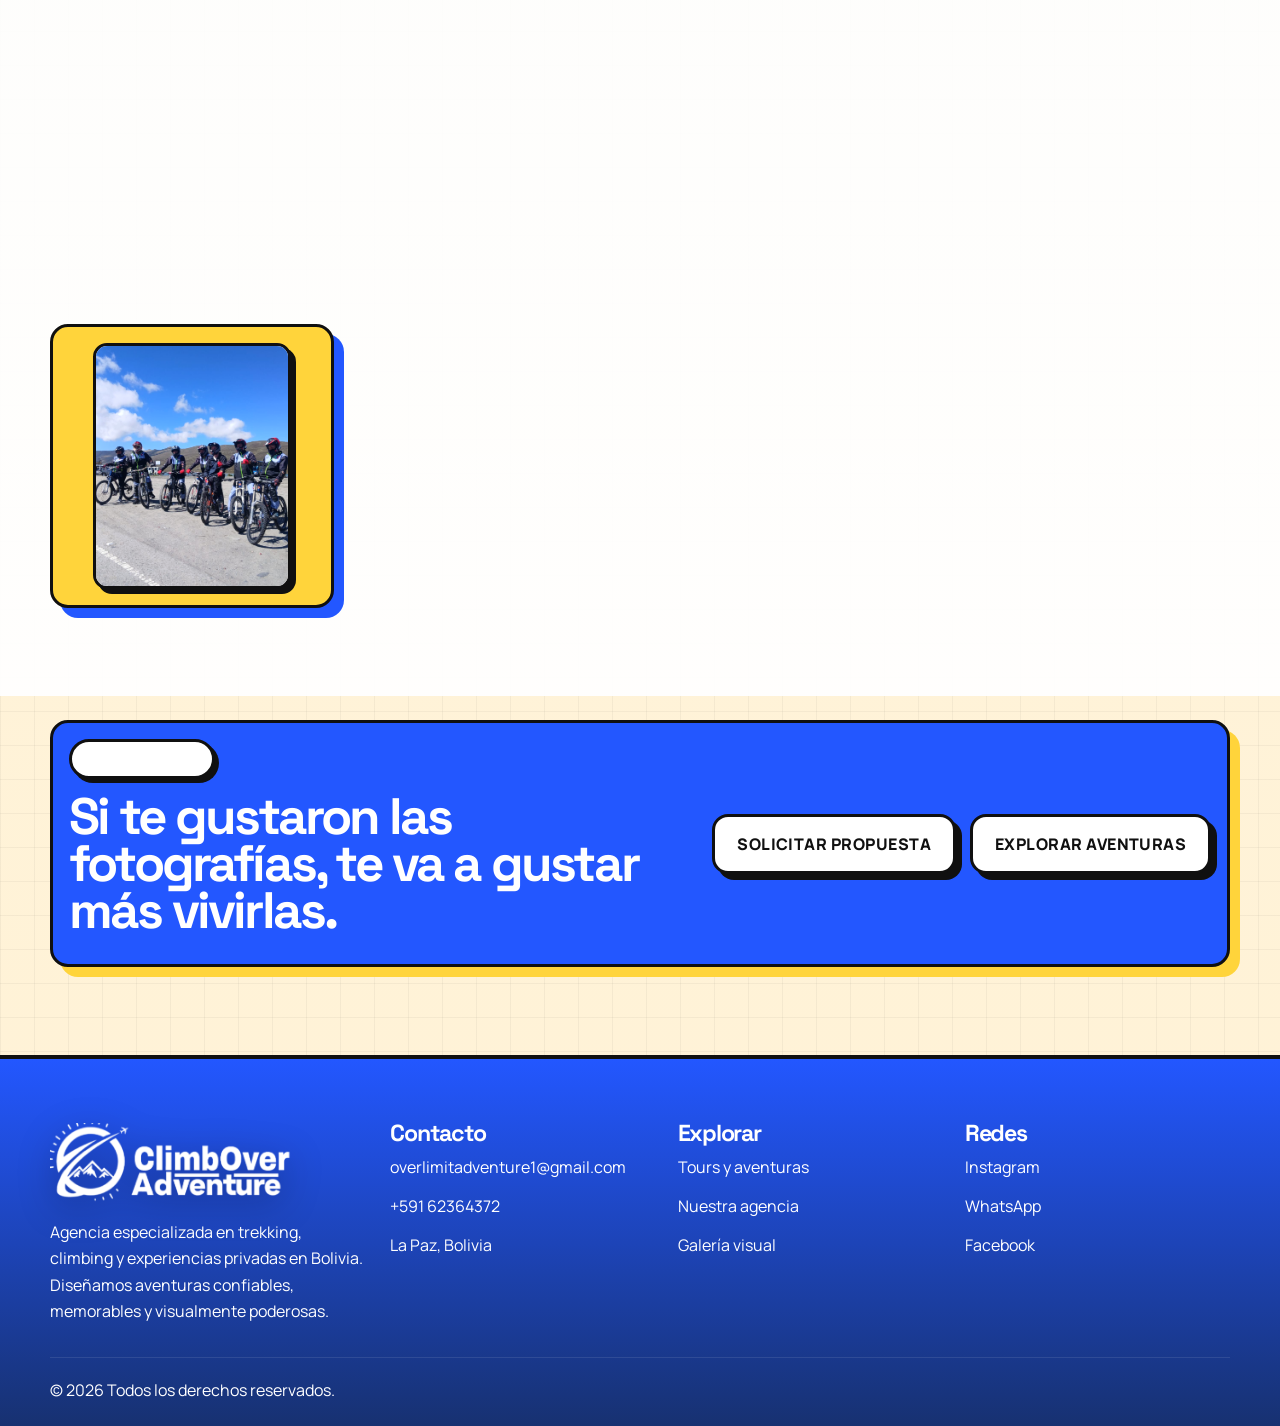
<file: pages/galeria.html>
<!DOCTYPE html>
<html lang="es">
<head>
  <meta charset="UTF-8">
  <meta name="viewport" content="width=device-width, initial-scale=1.0">
  <meta
    name="description"
    content="Galería visual curada de Over Limit Adventure para mostrar rutas, cumbres y paisajes de Bolivia."
  >
  <title>Galería | Over Limit Adventure</title>
  <link rel="preconnect" href="https://fonts.googleapis.com">
  <link rel="preconnect" href="https://fonts.gstatic.com" crossorigin>
  <link
    href="https://fonts.googleapis.com/css2?family=Manrope:wght@400;500;600;700;800&amp;family=Space+Grotesk:wght@500;700&amp;display=swap"
    rel="stylesheet"
  >
  <link rel="stylesheet" href="../assets/styles/main.css">
  <script type="module" src="../assets/scripts/main.js"></script>
</head>
<body class="gallery-page" data-whatsapp-number="59162364372">
  <header class="site-header">
    <div class="container">
      <div class="header-inner">
        <div class="nav-shell">
          <a class="brand brand-logo" href="../index.html" aria-label="Ir al inicio de Over Limit Adventure">
            <img src="../assets/images/OverLimitAdventureLogo.png" alt="" aria-hidden="true">
          </a>

          <nav class="site-nav" data-nav>
            <ul>
                <li>
                  <a href="../index.html">Inicio</a>
                </li>
                <li>
                  <a href="../pages/tours.html">Aventuras</a>
                </li>
                <li>
                  <a href="../pages/nosotros.html">Nosotros</a>
                </li>
                <li>
                  <a href="../pages/galeria.html" aria-current="page">Galería</a>
                </li>
                <li>
                  <a href="../pages/contacto.html">Contacto</a>
                </li>
            </ul>

            <div class="header-actions header-actions-mobile">
              <a href="../pages/contacto.html" class="button button-nav">Reservar ahora</a>
            </div>
          </nav>

          <div class="header-actions header-actions-desktop">
            <a href="../pages/contacto.html" class="button button-nav">Reservar ahora</a>
          </div>

          <button class="menu-toggle" type="button" aria-expanded="false" aria-label="Abrir menú" data-menu-toggle>
            <span></span>
            <span></span>
            <span></span>
          </button>
        </div>
      </div>
    </div>
  </header>

  <main class="gallery-main">
    <section class="page-hero gallery-hero">
      <div class="container gallery-hero-grid">
        <div class="gallery-copy reveal">
          <span class="eyebrow">Galería</span>
          <div class="gallery-stamp-row">
            <span class="gallery-stamp">Collage fotográfico</span>
            <span class="gallery-stamp">Archivo real</span>
            <span class="gallery-stamp">Bolivia</span>
          </div>
          <h1>Imágenes de nuestras aventuras.</h1>
          <p class="lead">
            Una selección visual directa desde nuestras salidas en terreno.
          </p>
<div class="button-group gallery-hero-actions">
  <a class="button button-primary" href="../pages/galeria.html#mosaico-galeria">Ver mosaico</a>
</div>
        </div>

        <div class="gallery-hero-stack">
          <article class="gallery-panel gallery-panel-photo reveal">
            <figure class="gallery-photo-frame">
              <img src="../assets/images/images para galeria/WhatsApp Image 2026-04-01 at 15.49.47 (1).jpeg" alt="WhatsApp Image 2026 04 01 at 15.49.47 (1)">
            </figure>
          </article>
          <article class="gallery-panel gallery-panel-photo reveal">
            <figure class="gallery-photo-frame">
              <img src="../assets/images/images para galeria/WhatsApp Image 2026-04-01 at 15.49.47 (2).jpeg" alt="WhatsApp Image 2026 04 01 at 15.49.47 (2)">
            </figure>
          </article>
        </div>
      </div>
    </section>

    <section class="section gallery-board-section" id="mosaico-galeria">
      <div class="container gallery-board-shell">
        <div class="gallery-board">
          <article class="gallery-card gallery-card-hero reveal">
            <figure class="gallery-card-visual">
              <img src="../assets/images/images para galeria/WhatsApp Image 2026-04-01 at 15.49.47 (1).jpeg" alt="WhatsApp Image 2026 04 01 at 15.49.47 (1)">
            </figure>
          </article>
          <article class="gallery-card gallery-card-tall reveal">
            <figure class="gallery-card-visual">
              <img src="../assets/images/images para galeria/WhatsApp Image 2026-04-01 at 15.49.47 (2).jpeg" alt="WhatsApp Image 2026 04 01 at 15.49.47 (2)">
            </figure>
          </article>
          <article class="gallery-card gallery-card-blue reveal">
            <figure class="gallery-card-visual">
              <img src="../assets/images/images para galeria/WhatsApp Image 2026-04-01 at 15.49.47 (3).jpeg" alt="WhatsApp Image 2026 04 01 at 15.49.47 (3)">
            </figure>
          </article>
          <article class="gallery-card gallery-card-yellow reveal">
            <figure class="gallery-card-visual">
              <img src="../assets/images/images para galeria/WhatsApp Image 2026-04-01 at 15.49.47.jpeg" alt="WhatsApp Image 2026 04 01 at 15.49.47">
            </figure>
          </article>
          <article class="gallery-card gallery-card-white reveal">
            <figure class="gallery-card-visual">
              <img src="../assets/images/images para galeria/WhatsApp Image 2026-04-01 at 15.49.48 (1).jpeg" alt="WhatsApp Image 2026 04 01 at 15.49.48 (1)">
            </figure>
          </article>
          <article class="gallery-card gallery-card-wide reveal">
            <figure class="gallery-card-visual">
              <img src="../assets/images/images para galeria/WhatsApp Image 2026-04-01 at 15.49.48.jpeg" alt="WhatsApp Image 2026 04 01 at 15.49.48">
            </figure>
          </article>
          <article class="gallery-card reveal">
            <figure class="gallery-card-visual">
              <img src="../assets/images/images para galeria/WhatsApp Image 2026-04-01 at 15.49.49 (1).jpeg" alt="WhatsApp Image 2026 04 01 at 15.49.49 (1)">
            </figure>
          </article>
          <article class="gallery-card reveal">
            <figure class="gallery-card-visual">
              <img src="../assets/images/images para galeria/WhatsApp Image 2026-04-01 at 15.49.49 (2).jpeg" alt="WhatsApp Image 2026 04 01 at 15.49.49 (2)">
            </figure>
          </article>
          <article class="gallery-card gallery-card-blue reveal">
            <figure class="gallery-card-visual">
              <img src="../assets/images/images para galeria/WhatsApp Image 2026-04-01 at 15.49.49.jpeg" alt="WhatsApp Image 2026 04 01 at 15.49.49">
            </figure>
          </article>
          <article class="gallery-card gallery-card-yellow reveal">
            <figure class="gallery-card-visual">
              <img src="../assets/images/images para galeria/WhatsApp Image 2026-04-01 at 15.49.50 (1).jpeg" alt="WhatsApp Image 2026 04 01 at 15.49.50 (1)">
            </figure>
          </article>
          <article class="gallery-card gallery-card-white reveal">
            <figure class="gallery-card-visual">
              <img src="../assets/images/images para galeria/WhatsApp Image 2026-04-01 at 15.49.50 (2).jpeg" alt="WhatsApp Image 2026 04 01 at 15.49.50 (2)">
            </figure>
          </article>
          <article class="gallery-card reveal">
            <figure class="gallery-card-visual">
              <img src="../assets/images/images para galeria/WhatsApp Image 2026-04-01 at 15.49.50 (3).jpeg" alt="WhatsApp Image 2026 04 01 at 15.49.50 (3)">
            </figure>
          </article>
          <article class="gallery-card gallery-card-hero reveal">
            <figure class="gallery-card-visual">
              <img src="../assets/images/images para galeria/WhatsApp Image 2026-04-01 at 15.49.50 (4).jpeg" alt="WhatsApp Image 2026 04 01 at 15.49.50 (4)">
            </figure>
          </article>
          <article class="gallery-card gallery-card-tall reveal">
            <figure class="gallery-card-visual">
              <img src="../assets/images/images para galeria/WhatsApp Image 2026-04-01 at 15.49.50.jpeg" alt="WhatsApp Image 2026 04 01 at 15.49.50">
            </figure>
          </article>
          <article class="gallery-card gallery-card-blue reveal">
            <figure class="gallery-card-visual">
              <img src="../assets/images/images para galeria/WhatsApp Image 2026-04-01 at 15.49.51 (1).jpeg" alt="WhatsApp Image 2026 04 01 at 15.49.51 (1)">
            </figure>
          </article>
          <article class="gallery-card gallery-card-yellow reveal">
            <figure class="gallery-card-visual">
              <img src="../assets/images/images para galeria/WhatsApp Image 2026-04-01 at 15.49.51 (2).jpeg" alt="WhatsApp Image 2026 04 01 at 15.49.51 (2)">
            </figure>
          </article>
          <article class="gallery-card gallery-card-white reveal">
            <figure class="gallery-card-visual">
              <img src="../assets/images/images para galeria/WhatsApp Image 2026-04-01 at 15.49.51 (3).jpeg" alt="WhatsApp Image 2026 04 01 at 15.49.51 (3)">
            </figure>
          </article>
          <article class="gallery-card gallery-card-wide reveal">
            <figure class="gallery-card-visual">
              <img src="../assets/images/images para galeria/WhatsApp Image 2026-04-01 at 15.49.51.jpeg" alt="WhatsApp Image 2026 04 01 at 15.49.51">
            </figure>
          </article>
          <article class="gallery-card reveal">
            <figure class="gallery-card-visual">
              <img src="../assets/images/images para galeria/WhatsApp Image 2026-04-01 at 15.49.52 (1).jpeg" alt="WhatsApp Image 2026 04 01 at 15.49.52 (1)">
            </figure>
          </article>
          <article class="gallery-card reveal">
            <figure class="gallery-card-visual">
              <img src="../assets/images/images para galeria/WhatsApp Image 2026-04-01 at 15.49.52 (2).jpeg" alt="WhatsApp Image 2026 04 01 at 15.49.52 (2)">
            </figure>
          </article>
          <article class="gallery-card gallery-card-blue reveal">
            <figure class="gallery-card-visual">
              <img src="../assets/images/images para galeria/WhatsApp Image 2026-04-01 at 15.49.52 (3).jpeg" alt="WhatsApp Image 2026 04 01 at 15.49.52 (3)">
            </figure>
          </article>
          <article class="gallery-card gallery-card-yellow reveal">
            <figure class="gallery-card-visual">
              <img src="../assets/images/images para galeria/WhatsApp Image 2026-04-01 at 15.49.52.jpeg" alt="WhatsApp Image 2026 04 01 at 15.49.52">
            </figure>
          </article>
          <article class="gallery-card gallery-card-white reveal">
            <figure class="gallery-card-visual">
              <img src="../assets/images/images para galeria/WhatsApp Image 2026-04-01 at 15.49.53 (1).jpeg" alt="WhatsApp Image 2026 04 01 at 15.49.53 (1)">
            </figure>
          </article>
          <article class="gallery-card reveal">
            <figure class="gallery-card-visual">
              <img src="../assets/images/images para galeria/WhatsApp Image 2026-04-01 at 15.49.53.jpeg" alt="WhatsApp Image 2026 04 01 at 15.49.53">
            </figure>
          </article>
          <article class="gallery-card gallery-card-hero reveal">
            <figure class="gallery-card-visual">
              <img src="../assets/images/images para galeria/WhatsApp Image 2026-04-01 at 15.49.54 (1).jpeg" alt="WhatsApp Image 2026 04 01 at 15.49.54 (1)">
            </figure>
          </article>
          <article class="gallery-card gallery-card-tall reveal">
            <figure class="gallery-card-visual">
              <img src="../assets/images/images para galeria/WhatsApp Image 2026-04-01 at 15.49.54 (2).jpeg" alt="WhatsApp Image 2026 04 01 at 15.49.54 (2)">
            </figure>
          </article>
          <article class="gallery-card gallery-card-blue reveal">
            <figure class="gallery-card-visual">
              <img src="../assets/images/images para galeria/WhatsApp Image 2026-04-01 at 15.49.54 (3).jpeg" alt="WhatsApp Image 2026 04 01 at 15.49.54 (3)">
            </figure>
          </article>
          <article class="gallery-card gallery-card-yellow reveal">
            <figure class="gallery-card-visual">
              <img src="../assets/images/images para galeria/WhatsApp Image 2026-04-01 at 15.49.54.jpeg" alt="WhatsApp Image 2026 04 01 at 15.49.54">
            </figure>
          </article>
          <article class="gallery-card gallery-card-white reveal">
            <figure class="gallery-card-visual">
              <img src="../assets/images/images para galeria/WhatsApp Image 2026-04-01 at 15.49.55 (1).jpeg" alt="WhatsApp Image 2026 04 01 at 15.49.55 (1)">
            </figure>
          </article>
          <article class="gallery-card gallery-card-wide reveal">
            <figure class="gallery-card-visual">
              <img src="../assets/images/images para galeria/WhatsApp Image 2026-04-01 at 15.49.55 (2).jpeg" alt="WhatsApp Image 2026 04 01 at 15.49.55 (2)">
            </figure>
          </article>
          <article class="gallery-card reveal">
            <figure class="gallery-card-visual">
              <img src="../assets/images/images para galeria/WhatsApp Image 2026-04-01 at 15.49.55.jpeg" alt="WhatsApp Image 2026 04 01 at 15.49.55">
            </figure>
          </article>
          <article class="gallery-card reveal">
            <figure class="gallery-card-visual">
              <img src="../assets/images/images para galeria/WhatsApp Image 2026-04-01 at 15.49.56 (1).jpeg" alt="WhatsApp Image 2026 04 01 at 15.49.56 (1)">
            </figure>
          </article>
          <article class="gallery-card gallery-card-blue reveal">
            <figure class="gallery-card-visual">
              <img src="../assets/images/images para galeria/WhatsApp Image 2026-04-01 at 15.49.56 (2).jpeg" alt="WhatsApp Image 2026 04 01 at 15.49.56 (2)">
            </figure>
          </article>
          <article class="gallery-card gallery-card-yellow reveal">
            <figure class="gallery-card-visual">
              <img src="../assets/images/images para galeria/WhatsApp Image 2026-04-01 at 15.49.56 (3).jpeg" alt="WhatsApp Image 2026 04 01 at 15.49.56 (3)">
            </figure>
          </article>
          <article class="gallery-card gallery-card-white reveal">
            <figure class="gallery-card-visual">
              <img src="../assets/images/images para galeria/WhatsApp Image 2026-04-01 at 15.49.56.jpeg" alt="WhatsApp Image 2026 04 01 at 15.49.56">
            </figure>
          </article>
          <article class="gallery-card reveal">
            <figure class="gallery-card-visual">
              <img src="../assets/images/images para galeria/WhatsApp Image 2026-04-01 at 15.49.57 (1).jpeg" alt="WhatsApp Image 2026 04 01 at 15.49.57 (1)">
            </figure>
          </article>
          <article class="gallery-card gallery-card-hero reveal">
            <figure class="gallery-card-visual">
              <img src="../assets/images/images para galeria/WhatsApp Image 2026-04-01 at 15.49.57 (2).jpeg" alt="WhatsApp Image 2026 04 01 at 15.49.57 (2)">
            </figure>
          </article>
          <article class="gallery-card gallery-card-tall reveal">
            <figure class="gallery-card-visual">
              <img src="../assets/images/images para galeria/WhatsApp Image 2026-04-01 at 15.49.57 (3).jpeg" alt="WhatsApp Image 2026 04 01 at 15.49.57 (3)">
            </figure>
          </article>
          <article class="gallery-card gallery-card-blue reveal">
            <figure class="gallery-card-visual">
              <img src="../assets/images/images para galeria/WhatsApp Image 2026-04-01 at 15.49.57.jpeg" alt="WhatsApp Image 2026 04 01 at 15.49.57">
            </figure>
          </article>
          <article class="gallery-card gallery-card-yellow reveal">
            <figure class="gallery-card-visual">
              <img src="../assets/images/images para galeria/WhatsApp Image 2026-04-01 at 15.49.58 (1).jpeg" alt="WhatsApp Image 2026 04 01 at 15.49.58 (1)">
            </figure>
          </article>
          <article class="gallery-card gallery-card-white reveal">
            <figure class="gallery-card-visual">
              <img src="../assets/images/images para galeria/WhatsApp Image 2026-04-01 at 15.49.58 (2).jpeg" alt="WhatsApp Image 2026 04 01 at 15.49.58 (2)">
            </figure>
          </article>
          <article class="gallery-card gallery-card-wide reveal">
            <figure class="gallery-card-visual">
              <img src="../assets/images/images para galeria/WhatsApp Image 2026-04-01 at 15.49.58 (3).jpeg" alt="WhatsApp Image 2026 04 01 at 15.49.58 (3)">
            </figure>
          </article>
          <article class="gallery-card reveal">
            <figure class="gallery-card-visual">
              <img src="../assets/images/images para galeria/WhatsApp Image 2026-04-01 at 15.49.58.jpeg" alt="WhatsApp Image 2026 04 01 at 15.49.58">
            </figure>
          </article>
          <article class="gallery-card reveal">
            <figure class="gallery-card-visual">
              <img src="../assets/images/images para galeria/WhatsApp Image 2026-04-01 at 15.49.59 (1).jpeg" alt="WhatsApp Image 2026 04 01 at 15.49.59 (1)">
            </figure>
          </article>
          <article class="gallery-card gallery-card-blue reveal">
            <figure class="gallery-card-visual">
              <img src="../assets/images/images para galeria/WhatsApp Image 2026-04-01 at 15.49.59.jpeg" alt="WhatsApp Image 2026 04 01 at 15.49.59">
            </figure>
          </article>
          <article class="gallery-card gallery-card-yellow reveal">
            <figure class="gallery-card-visual">
              <img src="../assets/images/images para galeria/WhatsApp Image 2026-04-01 at 15.50.00 (1).jpeg" alt="WhatsApp Image 2026 04 01 at 15.50.00 (1)">
            </figure>
          </article>
          <article class="gallery-card gallery-card-white reveal">
            <figure class="gallery-card-visual">
              <img src="../assets/images/images para galeria/WhatsApp Image 2026-04-01 at 15.50.00 (2).jpeg" alt="WhatsApp Image 2026 04 01 at 15.50.00 (2)">
            </figure>
          </article>
          <article class="gallery-card reveal">
            <figure class="gallery-card-visual">
              <img src="../assets/images/images para galeria/WhatsApp Image 2026-04-01 at 15.50.00 (3).jpeg" alt="WhatsApp Image 2026 04 01 at 15.50.00 (3)">
            </figure>
          </article>
          <article class="gallery-card gallery-card-hero reveal">
            <figure class="gallery-card-visual">
              <img src="../assets/images/images para galeria/WhatsApp Image 2026-04-01 at 15.50.00.jpeg" alt="WhatsApp Image 2026 04 01 at 15.50.00">
            </figure>
          </article>
          <article class="gallery-card gallery-card-tall reveal">
            <figure class="gallery-card-visual">
              <img src="../assets/images/images para galeria/WhatsApp Image 2026-04-01 at 15.50.01 (1).jpeg" alt="WhatsApp Image 2026 04 01 at 15.50.01 (1)">
            </figure>
          </article>
          <article class="gallery-card gallery-card-blue reveal">
            <figure class="gallery-card-visual">
              <img src="../assets/images/images para galeria/WhatsApp Image 2026-04-01 at 15.50.01 (2).jpeg" alt="WhatsApp Image 2026 04 01 at 15.50.01 (2)">
            </figure>
          </article>
          <article class="gallery-card gallery-card-yellow reveal">
            <figure class="gallery-card-visual">
              <img src="../assets/images/images para galeria/WhatsApp Image 2026-04-01 at 15.50.01 (3).jpeg" alt="WhatsApp Image 2026 04 01 at 15.50.01 (3)">
            </figure>
          </article>
          <article class="gallery-card gallery-card-white reveal">
            <figure class="gallery-card-visual">
              <img src="../assets/images/images para galeria/WhatsApp Image 2026-04-01 at 15.50.01.jpeg" alt="WhatsApp Image 2026 04 01 at 15.50.01">
            </figure>
          </article>
          <article class="gallery-card gallery-card-wide reveal">
            <figure class="gallery-card-visual">
              <img src="../assets/images/images para galeria/WhatsApp Image 2026-04-01 at 15.50.02 (1).jpeg" alt="WhatsApp Image 2026 04 01 at 15.50.02 (1)">
            </figure>
          </article>
          <article class="gallery-card reveal">
            <figure class="gallery-card-visual">
              <img src="../assets/images/images para galeria/WhatsApp Image 2026-04-01 at 15.50.02 (2).jpeg" alt="WhatsApp Image 2026 04 01 at 15.50.02 (2)">
            </figure>
          </article>
          <article class="gallery-card reveal">
            <figure class="gallery-card-visual">
              <img src="../assets/images/images para galeria/WhatsApp Image 2026-04-01 at 15.50.02 (3).jpeg" alt="WhatsApp Image 2026 04 01 at 15.50.02 (3)">
            </figure>
          </article>
          <article class="gallery-card gallery-card-blue reveal">
            <figure class="gallery-card-visual">
              <img src="../assets/images/images para galeria/WhatsApp Image 2026-04-01 at 15.50.02 (4).jpeg" alt="WhatsApp Image 2026 04 01 at 15.50.02 (4)">
            </figure>
          </article>
          <article class="gallery-card gallery-card-yellow reveal">
            <figure class="gallery-card-visual">
              <img src="../assets/images/images para galeria/WhatsApp Image 2026-04-01 at 15.50.02.jpeg" alt="WhatsApp Image 2026 04 01 at 15.50.02">
            </figure>
          </article>
          <article class="gallery-card gallery-card-white reveal">
            <figure class="gallery-card-visual">
              <img src="../assets/images/images para galeria/WhatsApp Image 2026-04-01 at 15.50.03 (1).jpeg" alt="WhatsApp Image 2026 04 01 at 15.50.03 (1)">
            </figure>
          </article>
          <article class="gallery-card reveal">
            <figure class="gallery-card-visual">
              <img src="../assets/images/images para galeria/WhatsApp Image 2026-04-01 at 15.50.03 (2).jpeg" alt="WhatsApp Image 2026 04 01 at 15.50.03 (2)">
            </figure>
          </article>
          <article class="gallery-card gallery-card-hero reveal">
            <figure class="gallery-card-visual">
              <img src="../assets/images/images para galeria/WhatsApp Image 2026-04-01 at 15.50.03.jpeg" alt="WhatsApp Image 2026 04 01 at 15.50.03">
            </figure>
          </article>
          <article class="gallery-card gallery-card-tall reveal">
            <figure class="gallery-card-visual">
              <img src="../assets/images/images para galeria/WhatsApp Image 2026-04-01 at 15.50.04 (1).jpeg" alt="WhatsApp Image 2026 04 01 at 15.50.04 (1)">
            </figure>
          </article>
          <article class="gallery-card gallery-card-blue reveal">
            <figure class="gallery-card-visual">
              <img src="../assets/images/images para galeria/WhatsApp Image 2026-04-01 at 15.50.04 (2).jpeg" alt="WhatsApp Image 2026 04 01 at 15.50.04 (2)">
            </figure>
          </article>
          <article class="gallery-card gallery-card-yellow reveal">
            <figure class="gallery-card-visual">
              <img src="../assets/images/images para galeria/WhatsApp Image 2026-04-01 at 15.50.04 (3).jpeg" alt="WhatsApp Image 2026 04 01 at 15.50.04 (3)">
            </figure>
          </article>
          <article class="gallery-card gallery-card-white reveal">
            <figure class="gallery-card-visual">
              <img src="../assets/images/images para galeria/WhatsApp Image 2026-04-01 at 15.50.04 (4).jpeg" alt="WhatsApp Image 2026 04 01 at 15.50.04 (4)">
            </figure>
          </article>
          <article class="gallery-card gallery-card-wide reveal">
            <figure class="gallery-card-visual">
              <img src="../assets/images/images para galeria/WhatsApp Image 2026-04-01 at 15.50.04.jpeg" alt="WhatsApp Image 2026 04 01 at 15.50.04">
            </figure>
          </article>
          <article class="gallery-card reveal">
            <figure class="gallery-card-visual">
              <img src="../assets/images/images para galeria/WhatsApp Image 2026-04-01 at 15.50.05 (1).jpeg" alt="WhatsApp Image 2026 04 01 at 15.50.05 (1)">
            </figure>
          </article>
          <article class="gallery-card reveal">
            <figure class="gallery-card-visual">
              <img src="../assets/images/images para galeria/WhatsApp Image 2026-04-01 at 15.50.05 (2).jpeg" alt="WhatsApp Image 2026 04 01 at 15.50.05 (2)">
            </figure>
          </article>
          <article class="gallery-card gallery-card-blue reveal">
            <figure class="gallery-card-visual">
              <img src="../assets/images/images para galeria/WhatsApp Image 2026-04-01 at 15.50.05.jpeg" alt="WhatsApp Image 2026 04 01 at 15.50.05">
            </figure>
          </article>
          <article class="gallery-card gallery-card-yellow reveal">
            <figure class="gallery-card-visual">
              <img src="../assets/images/images para galeria/WhatsApp Image 2026-04-01 at 15.50.06 (1).jpeg" alt="WhatsApp Image 2026 04 01 at 15.50.06 (1)">
            </figure>
          </article>
          <article class="gallery-card gallery-card-white reveal">
            <figure class="gallery-card-visual">
              <img src="../assets/images/images para galeria/WhatsApp Image 2026-04-01 at 15.50.06 (2).jpeg" alt="WhatsApp Image 2026 04 01 at 15.50.06 (2)">
            </figure>
          </article>
          <article class="gallery-card reveal">
            <figure class="gallery-card-visual">
              <img src="../assets/images/images para galeria/WhatsApp Image 2026-04-01 at 15.50.06 (3).jpeg" alt="WhatsApp Image 2026 04 01 at 15.50.06 (3)">
            </figure>
          </article>
          <article class="gallery-card gallery-card-hero reveal">
            <figure class="gallery-card-visual">
              <img src="../assets/images/images para galeria/WhatsApp Image 2026-04-01 at 15.50.06 (4).jpeg" alt="WhatsApp Image 2026 04 01 at 15.50.06 (4)">
            </figure>
          </article>
          <article class="gallery-card gallery-card-tall reveal">
            <figure class="gallery-card-visual">
              <img src="../assets/images/images para galeria/WhatsApp Image 2026-04-01 at 15.50.06.jpeg" alt="WhatsApp Image 2026 04 01 at 15.50.06">
            </figure>
          </article>
          <article class="gallery-card gallery-card-blue reveal">
            <figure class="gallery-card-visual">
              <img src="../assets/images/images para galeria/WhatsApp Image 2026-04-01 at 15.50.07 (1).jpeg" alt="WhatsApp Image 2026 04 01 at 15.50.07 (1)">
            </figure>
          </article>
          <article class="gallery-card gallery-card-yellow reveal">
            <figure class="gallery-card-visual">
              <img src="../assets/images/images para galeria/WhatsApp Image 2026-04-01 at 15.50.07 (2).jpeg" alt="WhatsApp Image 2026 04 01 at 15.50.07 (2)">
            </figure>
          </article>
          <article class="gallery-card gallery-card-white reveal">
            <figure class="gallery-card-visual">
              <img src="../assets/images/images para galeria/WhatsApp Image 2026-04-01 at 15.50.07 (3).jpeg" alt="WhatsApp Image 2026 04 01 at 15.50.07 (3)">
            </figure>
          </article>
          <article class="gallery-card gallery-card-wide reveal">
            <figure class="gallery-card-visual">
              <img src="../assets/images/images para galeria/WhatsApp Image 2026-04-01 at 15.50.07 (4).jpeg" alt="WhatsApp Image 2026 04 01 at 15.50.07 (4)">
            </figure>
          </article>
          <article class="gallery-card reveal">
            <figure class="gallery-card-visual">
              <img src="../assets/images/images para galeria/WhatsApp Image 2026-04-01 at 15.50.07.jpeg" alt="WhatsApp Image 2026 04 01 at 15.50.07">
            </figure>
          </article>
          <article class="gallery-card reveal">
            <figure class="gallery-card-visual">
              <img src="../assets/images/images para galeria/WhatsApp Image 2026-04-01 at 15.50.08 (1).jpeg" alt="WhatsApp Image 2026 04 01 at 15.50.08 (1)">
            </figure>
          </article>
          <article class="gallery-card gallery-card-blue reveal">
            <figure class="gallery-card-visual">
              <img src="../assets/images/images para galeria/WhatsApp Image 2026-04-01 at 15.50.08 (2).jpeg" alt="WhatsApp Image 2026 04 01 at 15.50.08 (2)">
            </figure>
          </article>
          <article class="gallery-card gallery-card-yellow reveal">
            <figure class="gallery-card-visual">
              <img src="../assets/images/images para galeria/WhatsApp Image 2026-04-01 at 15.50.08.jpeg" alt="WhatsApp Image 2026 04 01 at 15.50.08">
            </figure>
          </article>
          <article class="gallery-card gallery-card-white reveal">
            <figure class="gallery-card-visual">
              <img src="../assets/images/images para galeria/WhatsApp Image 2026-04-01 at 15.50.09 (1).jpeg" alt="WhatsApp Image 2026 04 01 at 15.50.09 (1)">
            </figure>
          </article>
          <article class="gallery-card reveal">
            <figure class="gallery-card-visual">
              <img src="../assets/images/images para galeria/WhatsApp Image 2026-04-01 at 15.50.09 (2).jpeg" alt="WhatsApp Image 2026 04 01 at 15.50.09 (2)">
            </figure>
          </article>
          <article class="gallery-card gallery-card-hero reveal">
            <figure class="gallery-card-visual">
              <img src="../assets/images/images para galeria/WhatsApp Image 2026-04-01 at 15.50.09 (3).jpeg" alt="WhatsApp Image 2026 04 01 at 15.50.09 (3)">
            </figure>
          </article>
          <article class="gallery-card gallery-card-tall reveal">
            <figure class="gallery-card-visual">
              <img src="../assets/images/images para galeria/WhatsApp Image 2026-04-01 at 15.50.09.jpeg" alt="WhatsApp Image 2026 04 01 at 15.50.09">
            </figure>
          </article>
          <article class="gallery-card gallery-card-blue reveal">
            <figure class="gallery-card-visual">
              <img src="../assets/images/images para galeria/WhatsApp Image 2026-04-01 at 15.50.10 (1).jpeg" alt="WhatsApp Image 2026 04 01 at 15.50.10 (1)">
            </figure>
          </article>
          <article class="gallery-card gallery-card-yellow reveal">
            <figure class="gallery-card-visual">
              <img src="../assets/images/images para galeria/WhatsApp Image 2026-04-01 at 15.50.10 (2).jpeg" alt="WhatsApp Image 2026 04 01 at 15.50.10 (2)">
            </figure>
          </article>
          <article class="gallery-card gallery-card-white reveal">
            <figure class="gallery-card-visual">
              <img src="../assets/images/images para galeria/WhatsApp Image 2026-04-01 at 15.50.10.jpeg" alt="WhatsApp Image 2026 04 01 at 15.50.10">
            </figure>
          </article>
          <article class="gallery-card gallery-card-wide reveal">
            <figure class="gallery-card-visual">
              <img src="../assets/images/images para galeria/WhatsApp Image 2026-04-01 at 15.50.11 (1).jpeg" alt="WhatsApp Image 2026 04 01 at 15.50.11 (1)">
            </figure>
          </article>
          <article class="gallery-card reveal">
            <figure class="gallery-card-visual">
              <img src="../assets/images/images para galeria/WhatsApp Image 2026-04-01 at 15.50.11 (2).jpeg" alt="WhatsApp Image 2026 04 01 at 15.50.11 (2)">
            </figure>
          </article>
          <article class="gallery-card reveal">
            <figure class="gallery-card-visual">
              <img src="../assets/images/images para galeria/WhatsApp Image 2026-04-01 at 15.50.11 (3).jpeg" alt="WhatsApp Image 2026 04 01 at 15.50.11 (3)">
            </figure>
          </article>
          <article class="gallery-card gallery-card-blue reveal">
            <figure class="gallery-card-visual">
              <img src="../assets/images/images para galeria/WhatsApp Image 2026-04-01 at 15.50.11 (4).jpeg" alt="WhatsApp Image 2026 04 01 at 15.50.11 (4)">
            </figure>
          </article>
          <article class="gallery-card gallery-card-yellow reveal">
            <figure class="gallery-card-visual">
              <img src="../assets/images/images para galeria/WhatsApp Image 2026-04-01 at 15.50.11.jpeg" alt="WhatsApp Image 2026 04 01 at 15.50.11">
            </figure>
          </article>
          <article class="gallery-card gallery-card-white reveal">
            <figure class="gallery-card-visual">
              <img src="../assets/images/images para galeria/WhatsApp Image 2026-04-01 at 15.50.12 (1).jpeg" alt="WhatsApp Image 2026 04 01 at 15.50.12 (1)">
            </figure>
          </article>
          <article class="gallery-card reveal">
            <figure class="gallery-card-visual">
              <img src="../assets/images/images para galeria/WhatsApp Image 2026-04-01 at 15.50.12 (2).jpeg" alt="WhatsApp Image 2026 04 01 at 15.50.12 (2)">
            </figure>
          </article>
          <article class="gallery-card gallery-card-hero reveal">
            <figure class="gallery-card-visual">
              <img src="../assets/images/images para galeria/WhatsApp Image 2026-04-01 at 15.50.12 (3).jpeg" alt="WhatsApp Image 2026 04 01 at 15.50.12 (3)">
            </figure>
          </article>
          <article class="gallery-card gallery-card-tall reveal">
            <figure class="gallery-card-visual">
              <img src="../assets/images/images para galeria/WhatsApp Image 2026-04-01 at 15.50.12 (4).jpeg" alt="WhatsApp Image 2026 04 01 at 15.50.12 (4)">
            </figure>
          </article>
          <article class="gallery-card gallery-card-blue reveal">
            <figure class="gallery-card-visual">
              <img src="../assets/images/images para galeria/WhatsApp Image 2026-04-01 at 15.50.12.jpeg" alt="WhatsApp Image 2026 04 01 at 15.50.12">
            </figure>
          </article>
          <article class="gallery-card gallery-card-yellow reveal">
            <figure class="gallery-card-visual">
              <img src="../assets/images/images para galeria/WhatsApp Image 2026-04-01 at 15.50.13.jpeg" alt="WhatsApp Image 2026 04 01 at 15.50.13">
            </figure>
          </article>
        </div>
      </div>
    </section>

    <section class="section gallery-cta-section">
      <div class="container">
        <div class="gallery-cta-panel reveal">
          <div class="gallery-cta-copy">
            <span class="eyebrow">Siguiente paso</span>
            <h2>Si te gustaron las fotografías, te va a gustar más vivirlas.</h2>
          </div>

<div class="button-group gallery-cta-actions">
  <a class="button button-primary" href="../pages/contacto.html">Solicitar propuesta</a>
  <a class="button button-secondary" href="../pages/tours.html">Explorar aventuras</a>
</div>
        </div>
      </div>
    </section>
  </main>

  <footer class="site-footer">
    <div class="container footer-grid">
      <div>
        <a class="brand brand-footer" href="../index.html" aria-label="Ir al inicio de Over Limit Adventure">
          <img src="../assets/images/OverLimitAdventureLogo.png" alt="" aria-hidden="true">
        </a>
        <p>
          Agencia especializada en trekking, climbing y experiencias privadas en Bolivia. Diseñamos aventuras confiables, memorables y visualmente poderosas.
        </p>
      </div>

      <div>
        <h3>Contacto</h3>
        <ul class="footer-list">
          <li><a href="mailto:overlimitadventure1@gmail.com">overlimitadventure1@gmail.com</a></li>
          <li><a href="tel:+59162364372">+591 62364372</a></li>
          <li>La Paz, Bolivia</li>
        </ul>
      </div>

      <div>
        <h3>Explorar</h3>
        <ul class="footer-list">
              <li><a href="../pages/tours.html">Tours y aventuras</a></li>
              <li><a href="../pages/nosotros.html">Nuestra agencia</a></li>
              <li><a href="../pages/galeria.html">Galería visual</a></li>
        </ul>
      </div>

      <div>
        <h3>Redes</h3>
        <ul class="footer-list">
              <li><a href="https://www.instagram.com/overlimitadventure?igsh=emJpdnFpcjJmeDIw" target="_blank" rel="noreferrer">Instagram</a></li>
              <li><a href="https://wa.me/59162364372" target="_blank" rel="noreferrer">WhatsApp</a></li>
              <li><a href="https://www.facebook.com/share/1J522aN4kD/" target="_blank" rel="noreferrer">Facebook</a></li>
        </ul>
      </div>
    </div>

    <div class="container footer-bottom">
      <p>&copy; <span data-current-year></span> Todos los derechos reservados.</p>
    </div>
  </footer>
</body>
</html>
</file>
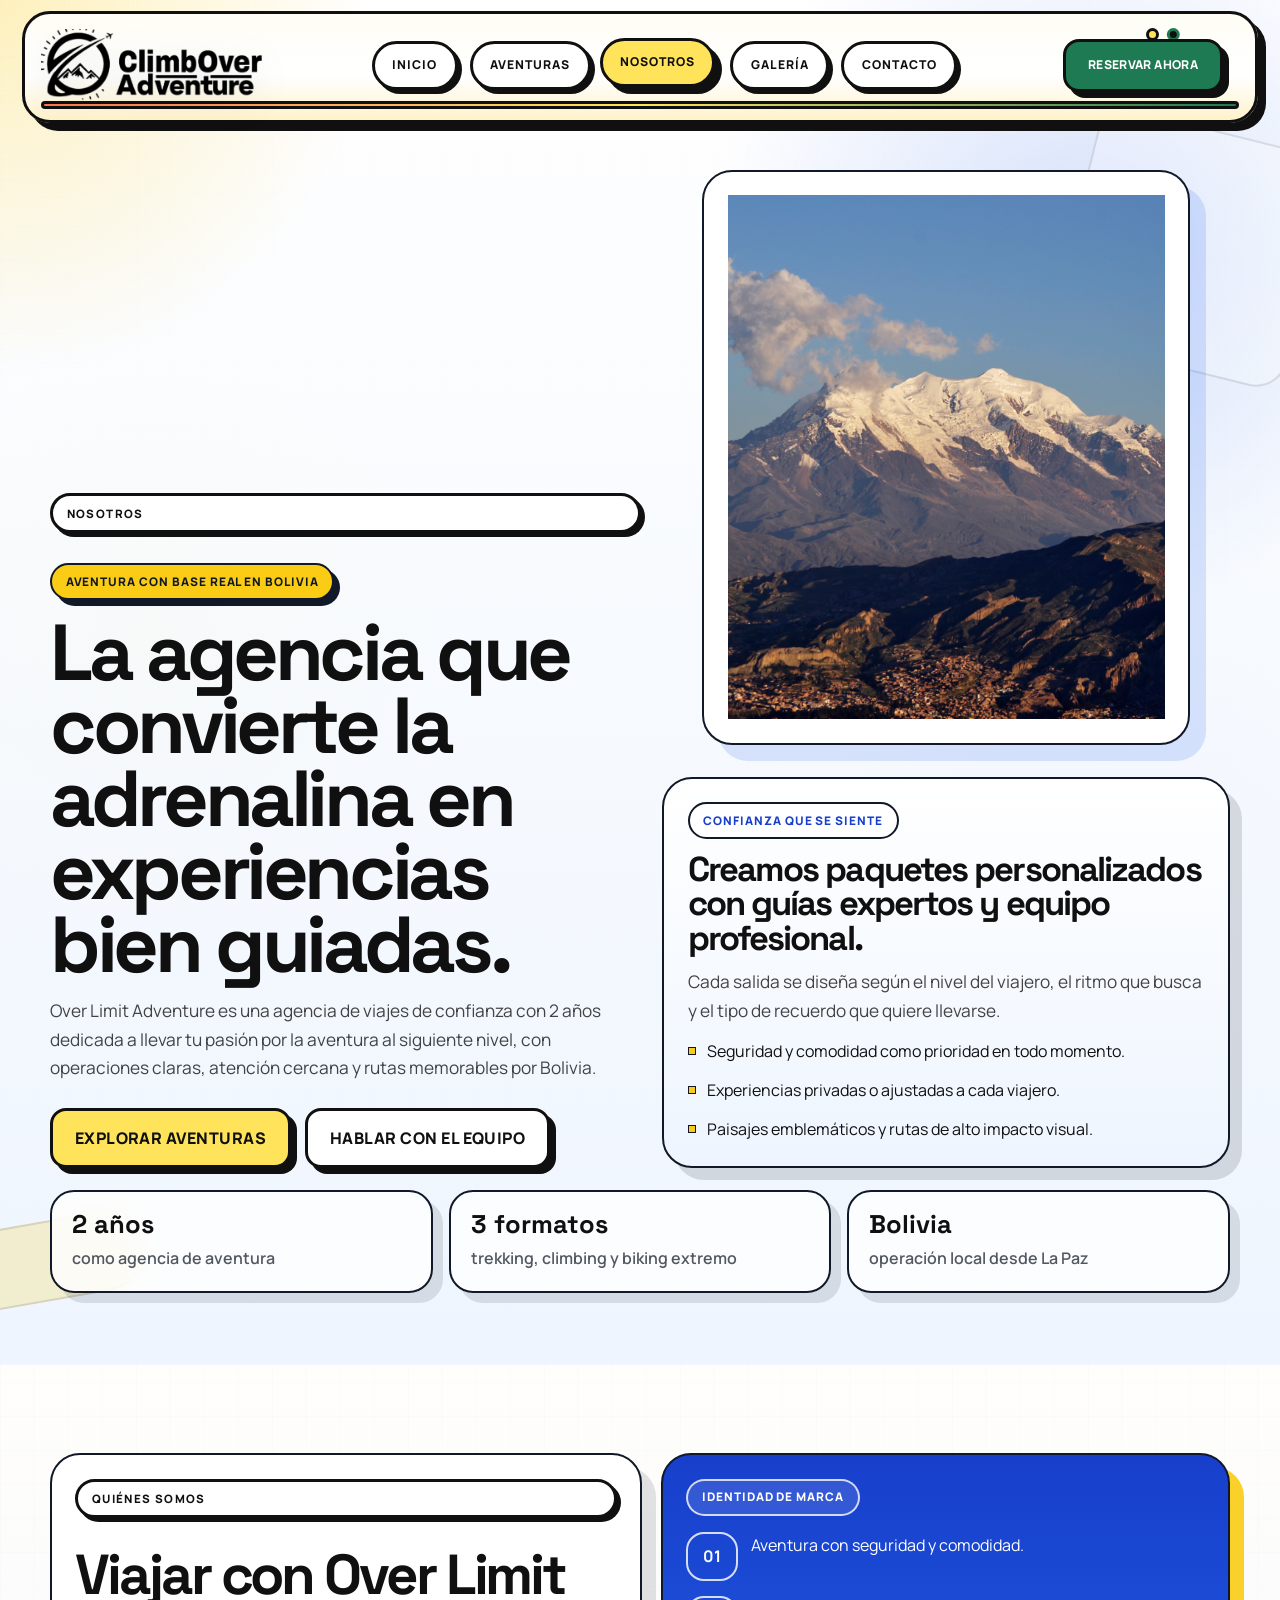
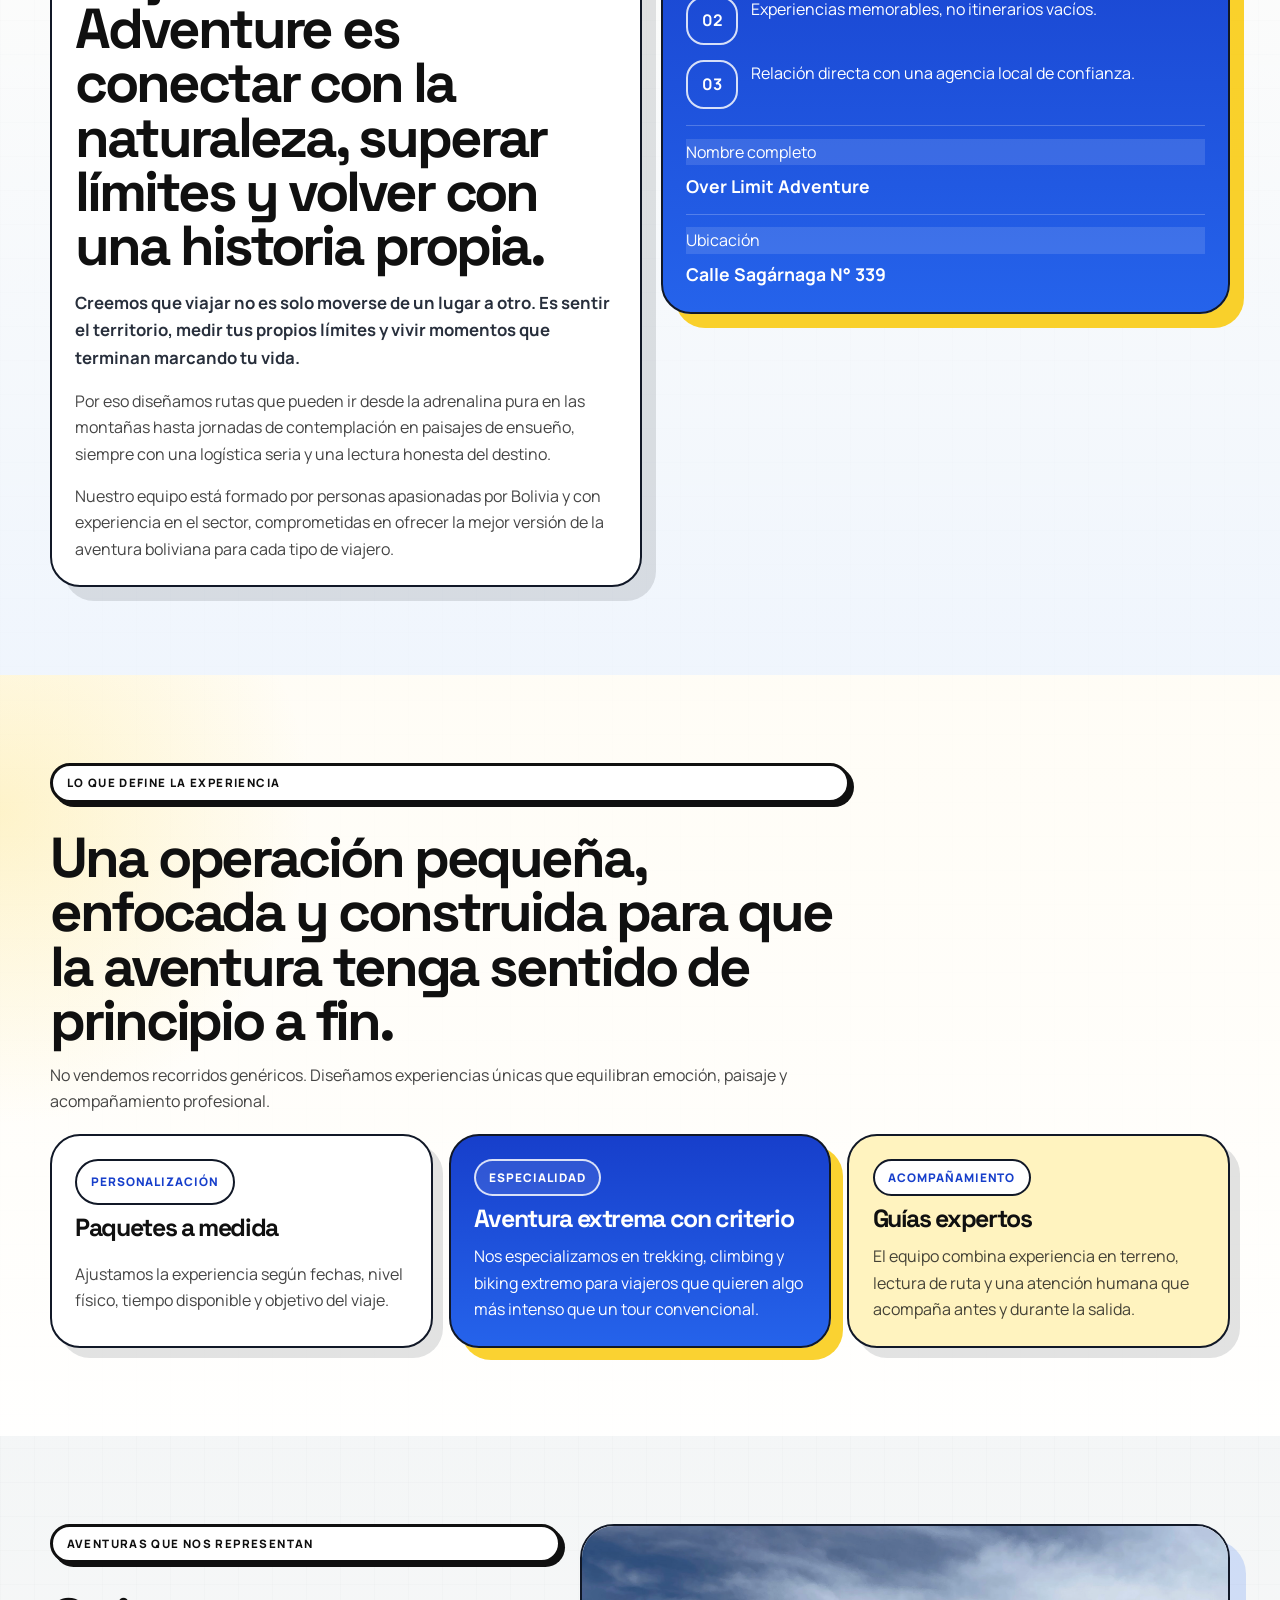
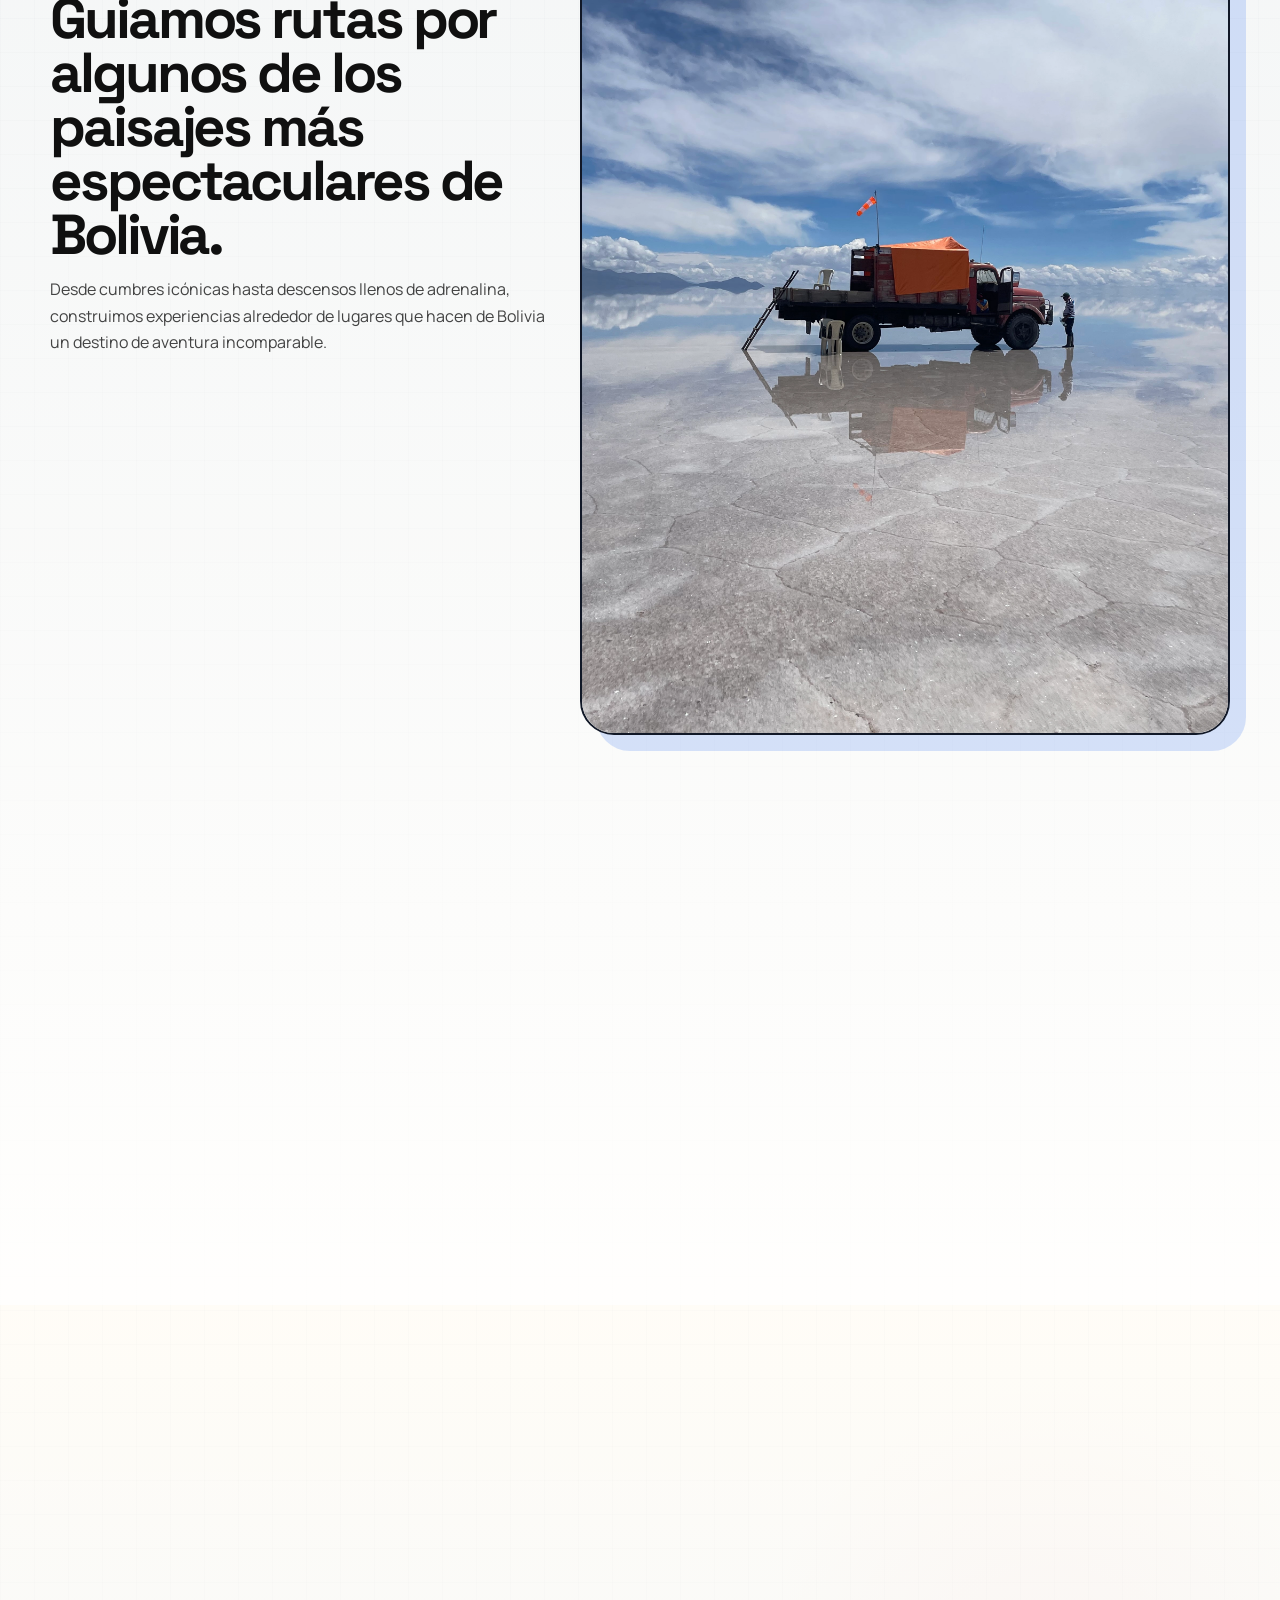
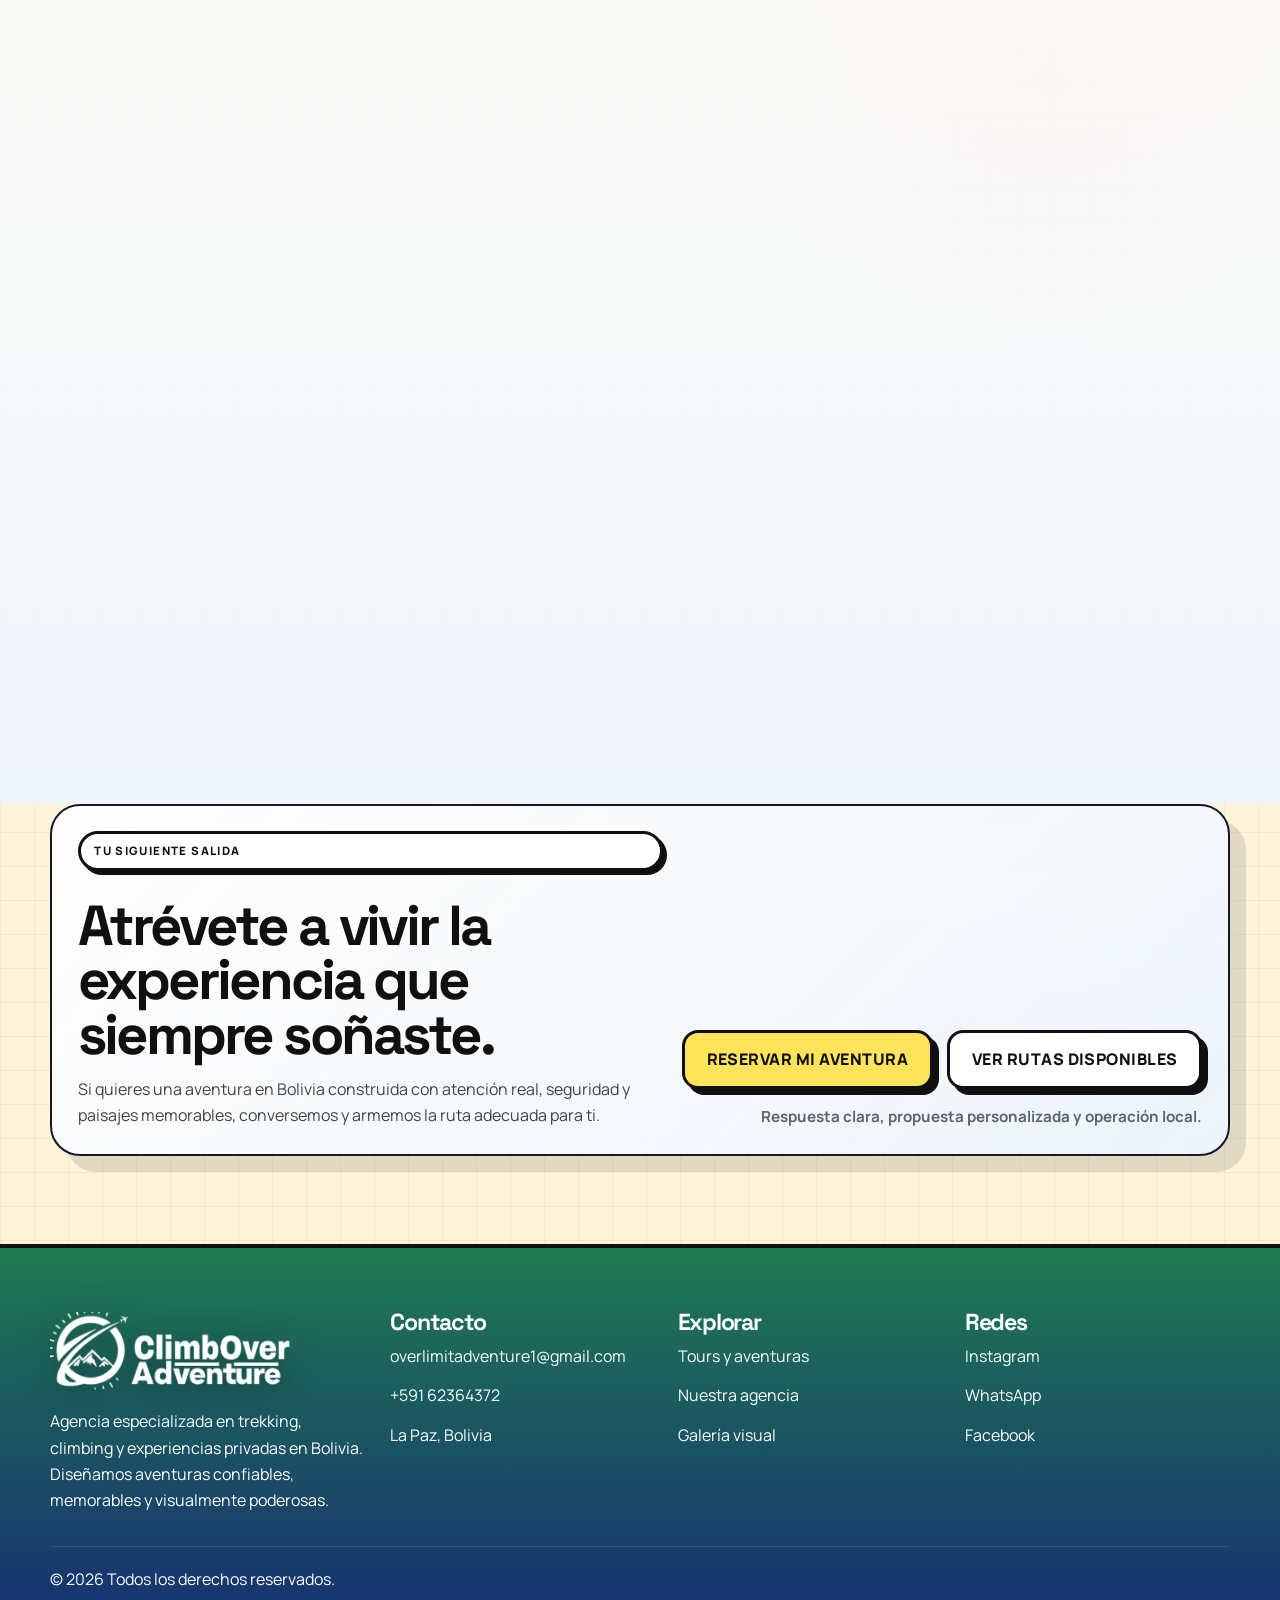
<file: pages/nosotros.html>
<!DOCTYPE html>
<html lang="es">
<head>
  <meta charset="UTF-8">
  <meta name="viewport" content="width=device-width, initial-scale=1.0">
  <meta
    name="description"
    content="Conoce Over Limit Adventure, agencia de viajes de aventura en Bolivia especializada en trekking, climbing y biking extremo, con base en Calle Sagárnaga N° 339."
  >
  <title>Nosotros | Over Limit Adventure</title>
  <link rel="preconnect" href="https://fonts.googleapis.com">
  <link rel="preconnect" href="https://fonts.gstatic.com" crossorigin>
  <link
    href="https://fonts.googleapis.com/css2?family=Manrope:wght@400;500;600;700;800&amp;family=Space+Grotesk:wght@500;700&amp;display=swap"
    rel="stylesheet"
  >
  <link rel="stylesheet" href="../assets/styles/main.css">
  <script type="module" src="../assets/scripts/main.js"></script>
</head>
<body class="about-page" data-whatsapp-number="59162364372">
  <header class="site-header">
    <div class="container">
      <div class="header-inner">
        <div class="nav-shell">
          <a class="brand brand-logo" href="../index.html" aria-label="Ir al inicio de Over Limit Adventure">
            <img src="../assets/images/OverLimitAdventureLogo.png" alt="" aria-hidden="true">
          </a>

          <nav class="site-nav" data-nav>
            <ul>
                <li>
                  <a href="../index.html">Inicio</a>
                </li>
                <li>
                  <a href="../pages/tours.html">Aventuras</a>
                </li>
                <li>
                  <a href="../pages/nosotros.html" aria-current="page">Nosotros</a>
                </li>
                <li>
                  <a href="../pages/galeria.html">Galería</a>
                </li>
                <li>
                  <a href="../pages/contacto.html">Contacto</a>
                </li>
            </ul>

            <div class="header-actions header-actions-mobile">
              <a href="../pages/contacto.html" class="button button-nav">Reservar ahora</a>
            </div>
          </nav>

          <div class="header-actions header-actions-desktop">
            <a href="../pages/contacto.html" class="button button-nav">Reservar ahora</a>
          </div>

          <button class="menu-toggle" type="button" aria-expanded="false" aria-label="Abrir menú" data-menu-toggle>
            <span></span>
            <span></span>
            <span></span>
          </button>
        </div>
      </div>
    </div>
  </header>

  <main class="about-main">
    <section class="page-hero about-hero">
      <div class="container">
        <div class="about-premium-hero">
          <div class="about-premium-copy reveal">
            <span class="eyebrow">Nosotros</span>
            <span class="about-premium-kicker">Aventura con base real en Bolivia</span>
            <h1>La agencia que convierte la adrenalina en experiencias bien guiadas.</h1>
            <p class="lead">
              Over Limit Adventure es una agencia de viajes de confianza con 2 años dedicada a llevar tu pasión por la aventura al siguiente nivel, con operaciones claras, atención cercana y rutas memorables por Bolivia.
            </p>
<div class="button-group about-premium-actions">
  <a class="button button-primary" href="../pages/tours.html">Explorar aventuras</a>
  <a class="button button-secondary" href="../pages/contacto.html">Hablar con el equipo</a>
</div>
          </div>

          <div class="about-premium-visual reveal">
            <figure class="about-premium-image">
              <img src="../assets/images/Illimani.jpg" alt="Montanistas frente a la cumbre del Illimani">
            </figure>

            <article class="about-premium-feature">
              <span class="about-premium-mini-label">Confianza que se siente</span>
              <h2>Creamos paquetes personalizados con guías expertos y equipo profesional.</h2>
              <p>Cada salida se diseña según el nivel del viajero, el ritmo que busca y el tipo de recuerdo que quiere llevarse.</p>
              <ul class="about-premium-list">
  <li>Seguridad y comodidad como prioridad en todo momento.</li>
  <li>Experiencias privadas o ajustadas a cada viajero.</li>
  <li>Paisajes emblemáticos y rutas de alto impacto visual.</li>
</ul>
            </article>
          </div>
        </div>

        <div class="about-premium-stats">
          <article class="about-premium-stat reveal">
            <strong>2 años</strong>
            <span>como agencia de aventura</span>
          </article>
          <article class="about-premium-stat reveal">
            <strong>3 formatos</strong>
            <span>trekking, climbing y biking extremo</span>
          </article>
          <article class="about-premium-stat reveal">
            <strong>Bolivia</strong>
            <span>operación local desde La Paz</span>
          </article>
        </div>
      </div>
    </section>

    <section class="section about-premium-story-section">
      <div class="container about-premium-story-grid">
        <article class="about-premium-story-copy reveal">
          <span class="eyebrow">Quiénes somos</span>
          <h2>Viajar con Over Limit Adventure es conectar con la naturaleza, superar límites y volver con una historia propia.</h2>
          <p class="about-premium-story-intro">Creemos que viajar no es solo moverse de un lugar a otro. Es sentir el territorio, medir tus propios límites y vivir momentos que terminan marcando tu vida.</p>
          <p>Por eso diseñamos rutas que pueden ir desde la adrenalina pura en las montañas hasta jornadas de contemplación en paisajes de ensueño, siempre con una logística seria y una lectura honesta del destino.</p>
          <p>Nuestro equipo está formado por personas apasionadas por Bolivia y con experiencia en el sector, comprometidas en ofrecer la mejor versión de la aventura boliviana para cada tipo de viajero.</p>
        </article>

        <aside class="about-premium-story-panel reveal">
          <span class="about-premium-mini-label">Identidad de marca</span>
          <div class="about-premium-value-list">
            <article class="about-premium-value-item">
              <strong>01</strong>
              <p>Aventura con seguridad y comodidad.</p>
            </article>
            <article class="about-premium-value-item">
              <strong>02</strong>
              <p>Experiencias memorables, no itinerarios vacíos.</p>
            </article>
            <article class="about-premium-value-item">
              <strong>03</strong>
              <p>Relación directa con una agencia local de confianza.</p>
            </article>
          </div>
          <div class="about-premium-details">
            <article class="about-premium-detail">
              <span>Nombre completo</span>
              <strong>Over Limit Adventure</strong>
            </article>
            <article class="about-premium-detail">
              <span>Ubicación</span>
              <strong>Calle Sagárnaga N° 339</strong>
            </article>
          </div>
        </aside>
      </div>
    </section>

    <section class="section about-premium-highlights-section">
      <div class="container">
        <div class="about-premium-section-intro reveal">
          <span class="eyebrow">Lo que define la experiencia</span>
          <h2>Una operación pequeña, enfocada y construida para que la aventura tenga sentido de principio a fin.</h2>
          <p>No vendemos recorridos genéricos. Diseñamos experiencias únicas que equilibran emoción, paisaje y acompañamiento profesional.</p>
        </div>

        <div class="about-premium-highlight-grid">
          <article class="about-premium-highlight about-premium-highlight-default reveal">
            <span class="about-premium-mini-label">Personalización</span>
            <h3>Paquetes a medida</h3>
            <p>Ajustamos la experiencia según fechas, nivel físico, tiempo disponible y objetivo del viaje.</p>
          </article>
          <article class="about-premium-highlight about-premium-highlight-blue reveal">
            <span class="about-premium-mini-label">Especialidad</span>
            <h3>Aventura extrema con criterio</h3>
            <p>Nos especializamos en trekking, climbing y biking extremo para viajeros que quieren algo más intenso que un tour convencional.</p>
          </article>
          <article class="about-premium-highlight about-premium-highlight-yellow reveal">
            <span class="about-premium-mini-label">Acompañamiento</span>
            <h3>Guías expertos</h3>
            <p>El equipo combina experiencia en terreno, lectura de ruta y una atención humana que acompaña antes y durante la salida.</p>
          </article>
        </div>
      </div>
    </section>

    <section class="section about-premium-destinations-section">
      <div class="container about-premium-destinations-grid">
        <div class="about-premium-section-intro reveal">
          <span class="eyebrow">Aventuras que nos representan</span>
          <h2>Guiamos rutas por algunos de los paisajes más espectaculares de Bolivia.</h2>
          <p>Desde cumbres icónicas hasta descensos llenos de adrenalina, construimos experiencias alrededor de lugares que hacen de Bolivia un destino de aventura incomparable.</p>
        </div>

        <figure class="about-premium-destination-visual reveal">
          <img src="../assets/images/salar_de_uyuni.webp" alt="Paisaje del Salar de Uyuni">
        </figure>

        <div class="about-premium-destination-list">
          <article class="about-premium-destination about-premium-destination-default reveal">
            <span class="about-premium-destination-tag">Paisaje icónico</span>
            <h3>Salar de Uyuni</h3>
            <p>Una inmensidad visual que transforma cualquier viaje en una experiencia inolvidable.</p>
          </article>
          <article class="about-premium-destination about-premium-destination-blue reveal">
            <span class="about-premium-destination-tag">Alta montaña</span>
            <h3>Illimani</h3>
            <p>La gran silueta de La Paz y una referencia para quienes buscan una cumbre imponente.</p>
          </article>
          <article class="about-premium-destination about-premium-destination-yellow reveal">
            <span class="about-premium-destination-tag">Biking extremo</span>
            <h3>Death Road</h3>
            <p>El famoso Camino de la Muerte para vivir descenso, velocidad y paisaje en una sola jornada.</p>
          </article>
          <article class="about-premium-destination about-premium-destination-default reveal">
            <span class="about-premium-destination-tag">Ascenso emblemático</span>
            <h3>Huayna Potosí</h3>
            <p>Una montaña deseada por aventureros que quieren progresión, altura y vistas inolvidables.</p>
          </article>
          <article class="about-premium-destination about-premium-destination-default reveal">
            <span class="about-premium-destination-tag">Contraste natural</span>
            <h3>Valle de la Luna y Chacaltaya</h3>
            <p>Terrenos totalmente distintos que muestran la diversidad brutal del altiplano boliviano.</p>
          </article>
          <article class="about-premium-destination about-premium-destination-blue reveal">
            <span class="about-premium-destination-tag">Escapadas con atmósfera</span>
            <h3>Copacabana y mucho más</h3>
            <p>Diseñamos salidas que combinan tranquilidad, cultura local y escenarios que se quedan contigo.</p>
          </article>
        </div>
      </div>
    </section>

    <section class="section about-premium-credibility-section">
      <div class="container about-premium-credibility-grid">
        <div class="about-premium-credibility-copy reveal">
          <span class="eyebrow">Por qué confiar</span>
          <h2>La aventura funciona mejor cuando hay criterio local, claridad en la propuesta y un equipo que responde de verdad.</h2>
          <p>Nos comprometemos a cuidar cada detalle importante: desde la elección de la ruta hasta la seguridad en terreno y la calidad del acompañamiento durante toda la experiencia.</p>
          <ul class="about-premium-list">
  <li>Agencia de viajes de confianza con enfoque en aventura.</li>
  <li>Base operativa en una de las zonas más activas para viajeros en La Paz.</li>
  <li>Experiencias pensadas para adrenalina, contemplación o una mezcla de ambas.</li>
</ul>
        </div>

        <figure class="about-premium-credibility-image reveal">
          <img src="../assets/images/grupo.jpeg" alt="Viajeros y guias de Over Limit Adventure durante una salida">
        </figure>

        <div class="about-premium-pillar-grid">
          <article class="about-premium-pillar about-premium-pillar-default reveal">
            <h3>Seguridad primero</h3>
            <p>Guías expertos y equipo profesional para reducir improvisación y elevar la confianza del viajero.</p>
          </article>
          <article class="about-premium-pillar about-premium-pillar-yellow reveal">
            <h3>Atención personalizada</h3>
            <p>Cada viajero recibe una propuesta coherente con su objetivo, su ritmo y su nivel real.</p>
          </article>
          <article class="about-premium-pillar about-premium-pillar-blue reveal">
            <h3>Conocimiento de Bolivia</h3>
            <p>Trabajamos desde el territorio y con pasión real por los destinos que recomendamos y guiamos.</p>
          </article>
          <article class="about-premium-pillar about-premium-pillar-default reveal">
            <h3>Recuerdos que permanecen</h3>
            <p>Buscamos que cada salida deje algo más que fotos: una experiencia que quieras volver a contar.</p>
          </article>
        </div>
      </div>
    </section>

    <section class="section about-premium-cta-section">
      <div class="container">
        <article class="about-premium-cta reveal">
          <div class="about-premium-cta-copy">
            <span class="eyebrow">Tu siguiente salida</span>
            <h2>Atrévete a vivir la experiencia que siempre soñaste.</h2>
            <p>Si quieres una aventura en Bolivia construida con atención real, seguridad y paisajes memorables, conversemos y armemos la ruta adecuada para ti.</p>
          </div>

          <div class="about-premium-cta-actions">
<div class="button-group about-premium-cta-buttons">
  <a class="button button-primary" href="../pages/contacto.html">Reservar mi aventura</a>
  <a class="button button-secondary" href="../pages/tours.html">Ver rutas disponibles</a>
</div>
            <span class="about-premium-cta-note">Respuesta clara, propuesta personalizada y operación local.</span>
          </div>
        </article>
      </div>
    </section>
  </main>

  <footer class="site-footer">
    <div class="container footer-grid">
      <div>
        <a class="brand brand-footer" href="../index.html" aria-label="Ir al inicio de Over Limit Adventure">
          <img src="../assets/images/OverLimitAdventureLogo.png" alt="" aria-hidden="true">
        </a>
        <p>
          Agencia especializada en trekking, climbing y experiencias privadas en Bolivia. Diseñamos aventuras confiables, memorables y visualmente poderosas.
        </p>
      </div>

      <div>
        <h3>Contacto</h3>
        <ul class="footer-list">
          <li><a href="mailto:overlimitadventure1@gmail.com">overlimitadventure1@gmail.com</a></li>
          <li><a href="tel:+59162364372">+591 62364372</a></li>
          <li>La Paz, Bolivia</li>
        </ul>
      </div>

      <div>
        <h3>Explorar</h3>
        <ul class="footer-list">
              <li><a href="../pages/tours.html">Tours y aventuras</a></li>
              <li><a href="../pages/nosotros.html">Nuestra agencia</a></li>
              <li><a href="../pages/galeria.html">Galería visual</a></li>
        </ul>
      </div>

      <div>
        <h3>Redes</h3>
        <ul class="footer-list">
              <li><a href="https://www.instagram.com/overlimitadventure?igsh=emJpdnFpcjJmeDIw" target="_blank" rel="noreferrer">Instagram</a></li>
              <li><a href="https://wa.me/59162364372" target="_blank" rel="noreferrer">WhatsApp</a></li>
              <li><a href="https://www.facebook.com/share/1J522aN4kD/" target="_blank" rel="noreferrer">Facebook</a></li>
        </ul>
      </div>
    </div>

    <div class="container footer-bottom">
      <p>&copy; <span data-current-year></span> Todos los derechos reservados.</p>
    </div>
  </footer>
</body>
</html>
</file>
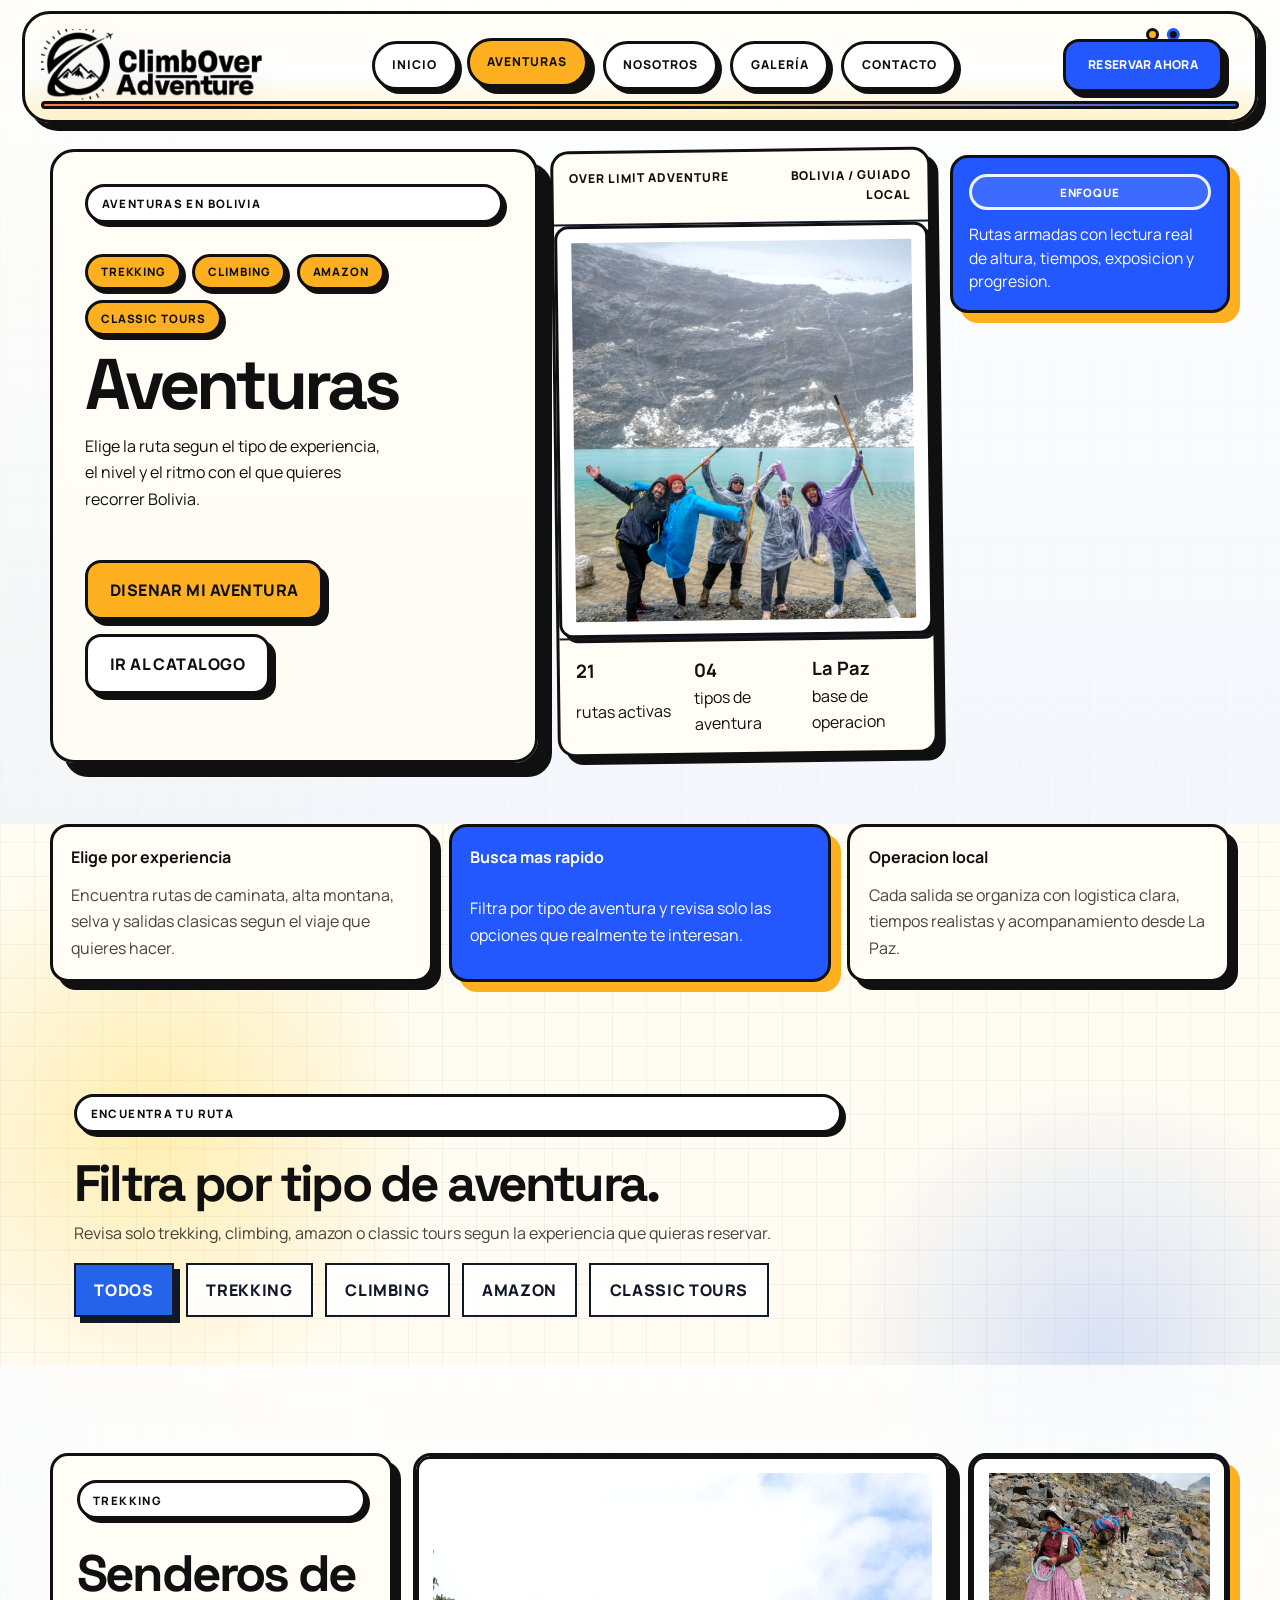
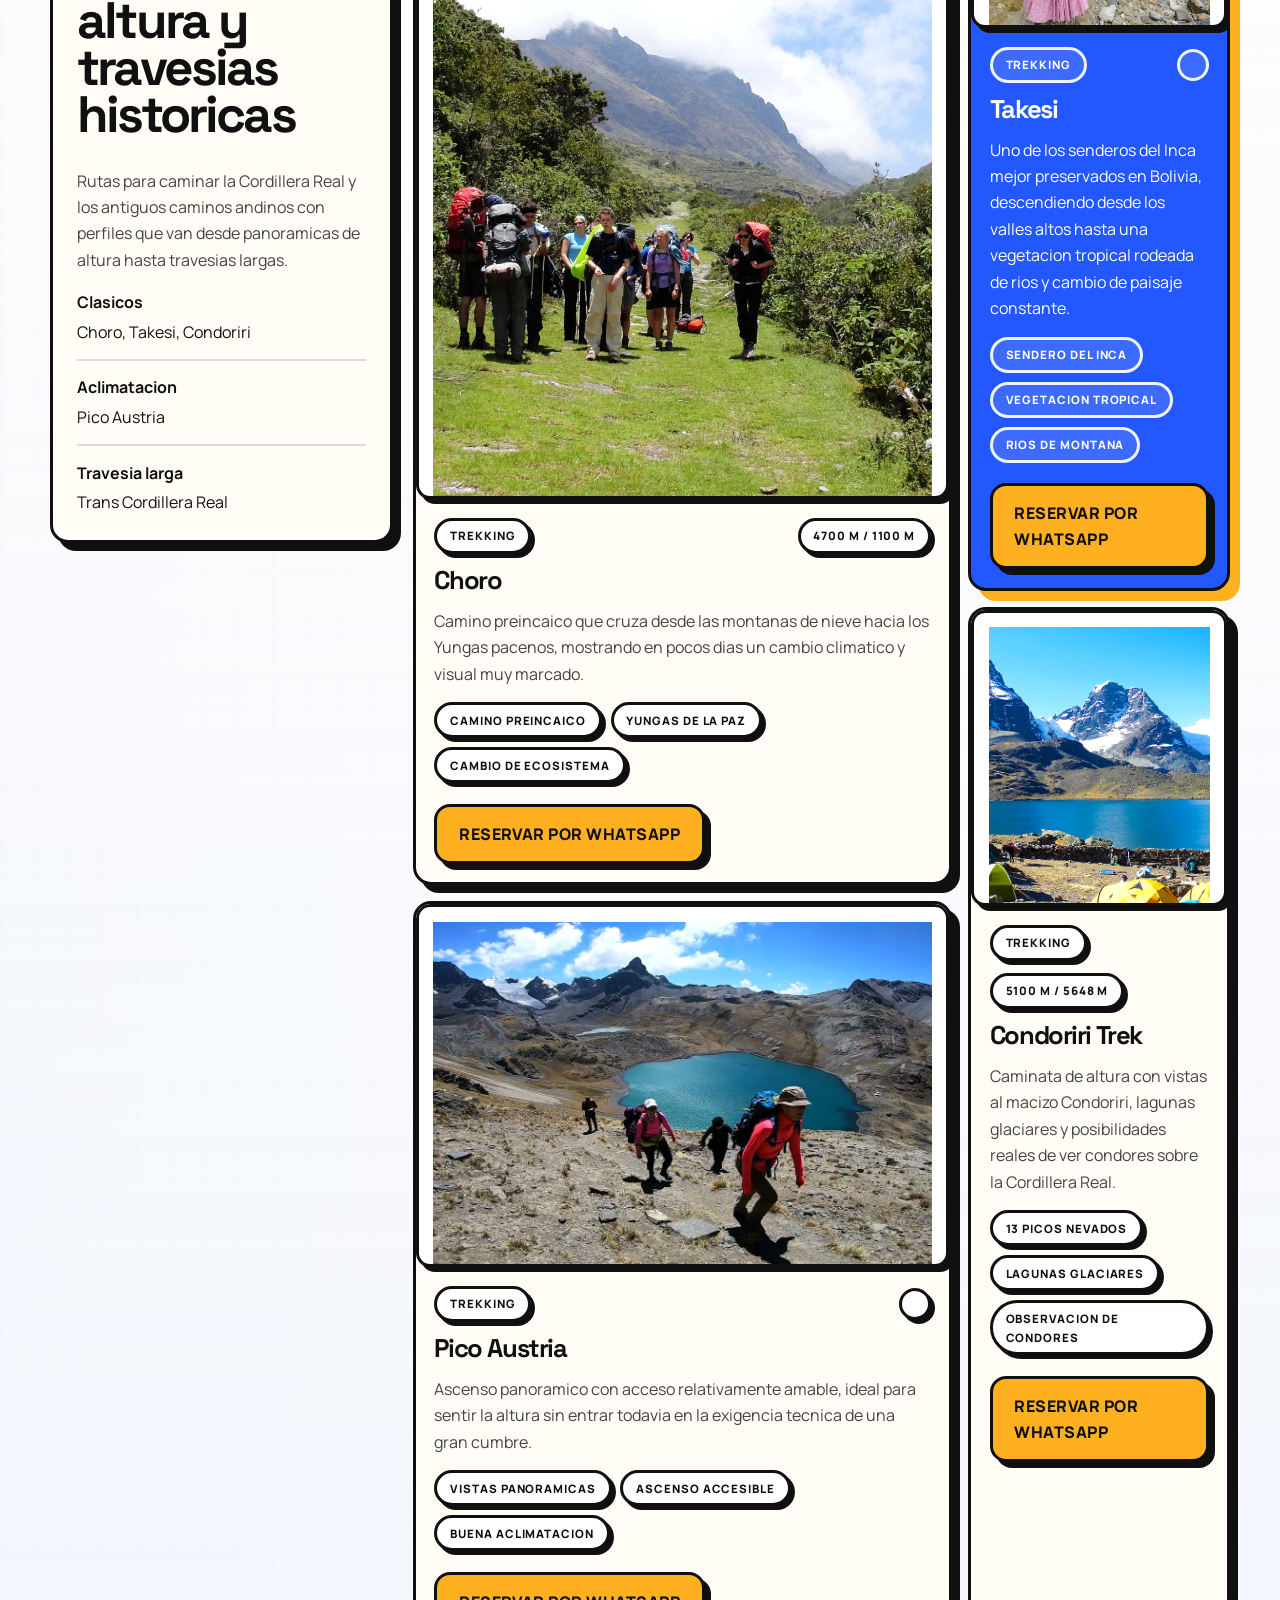
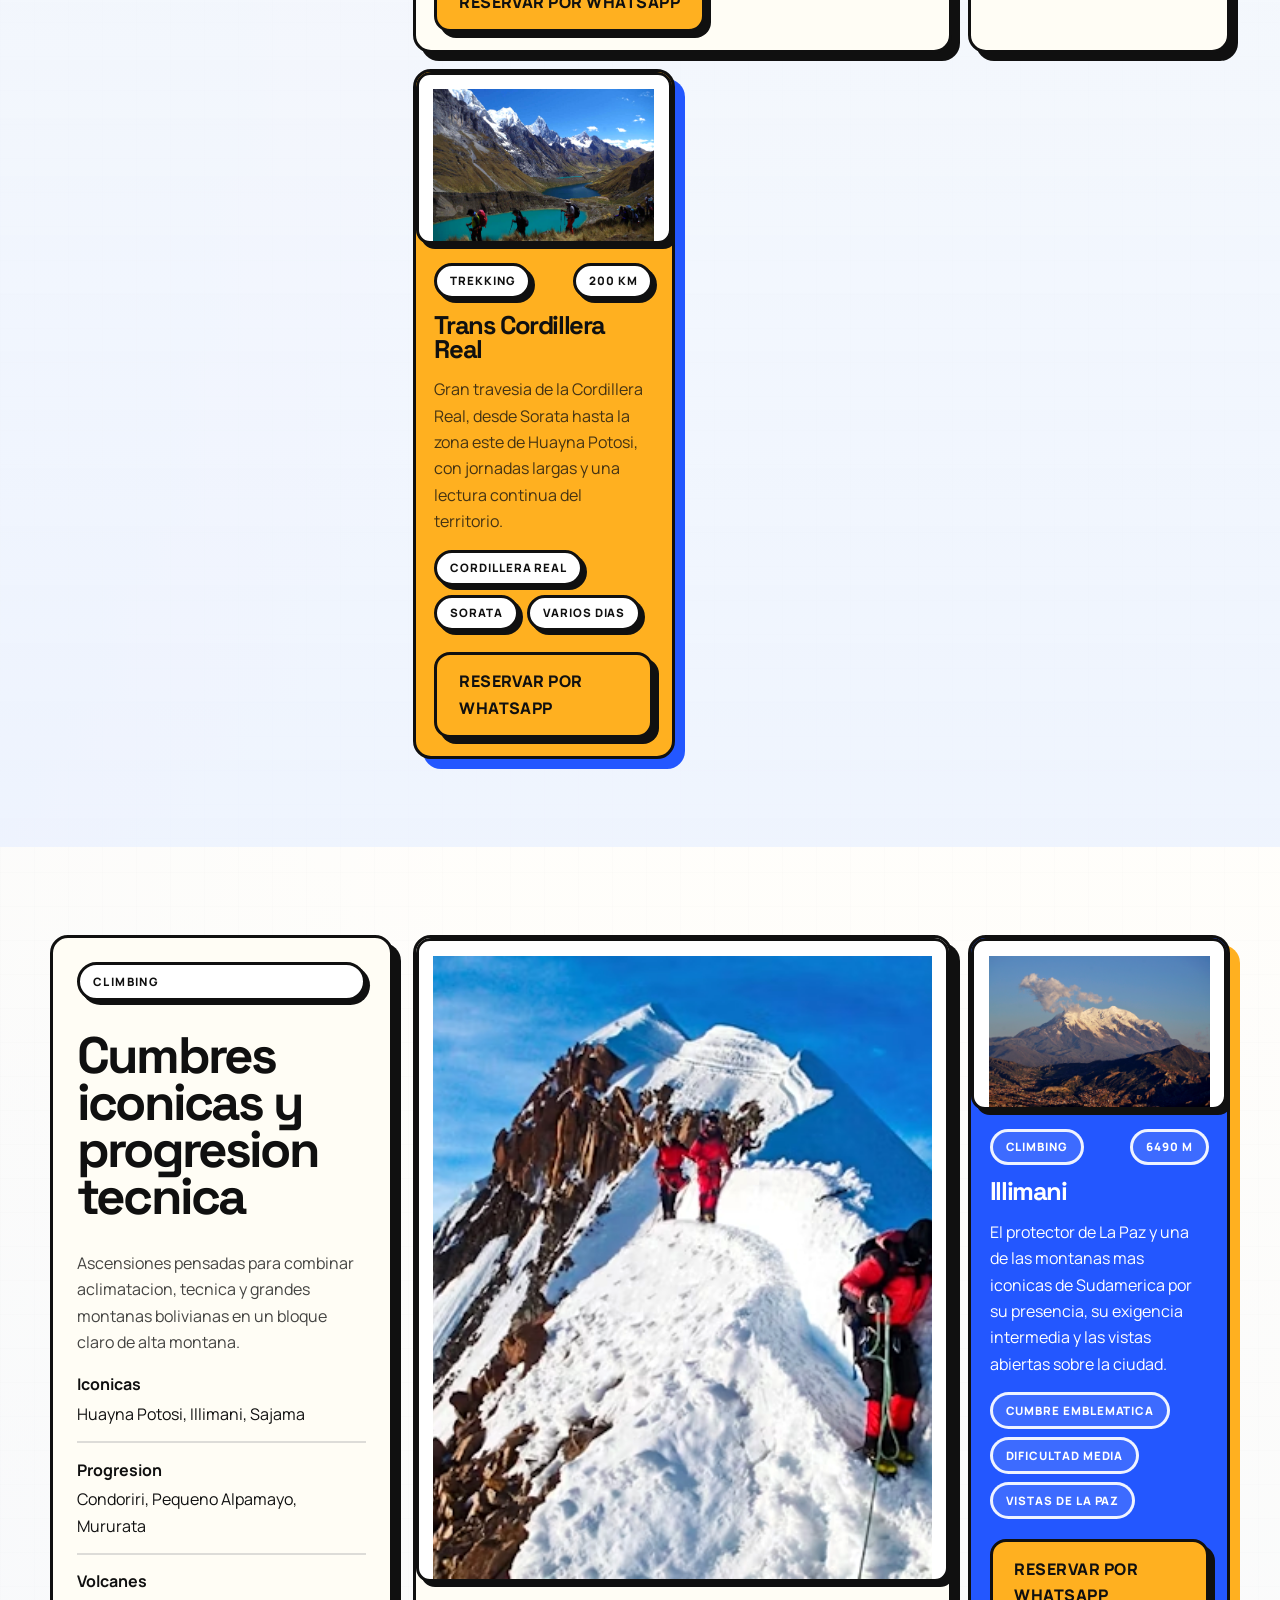
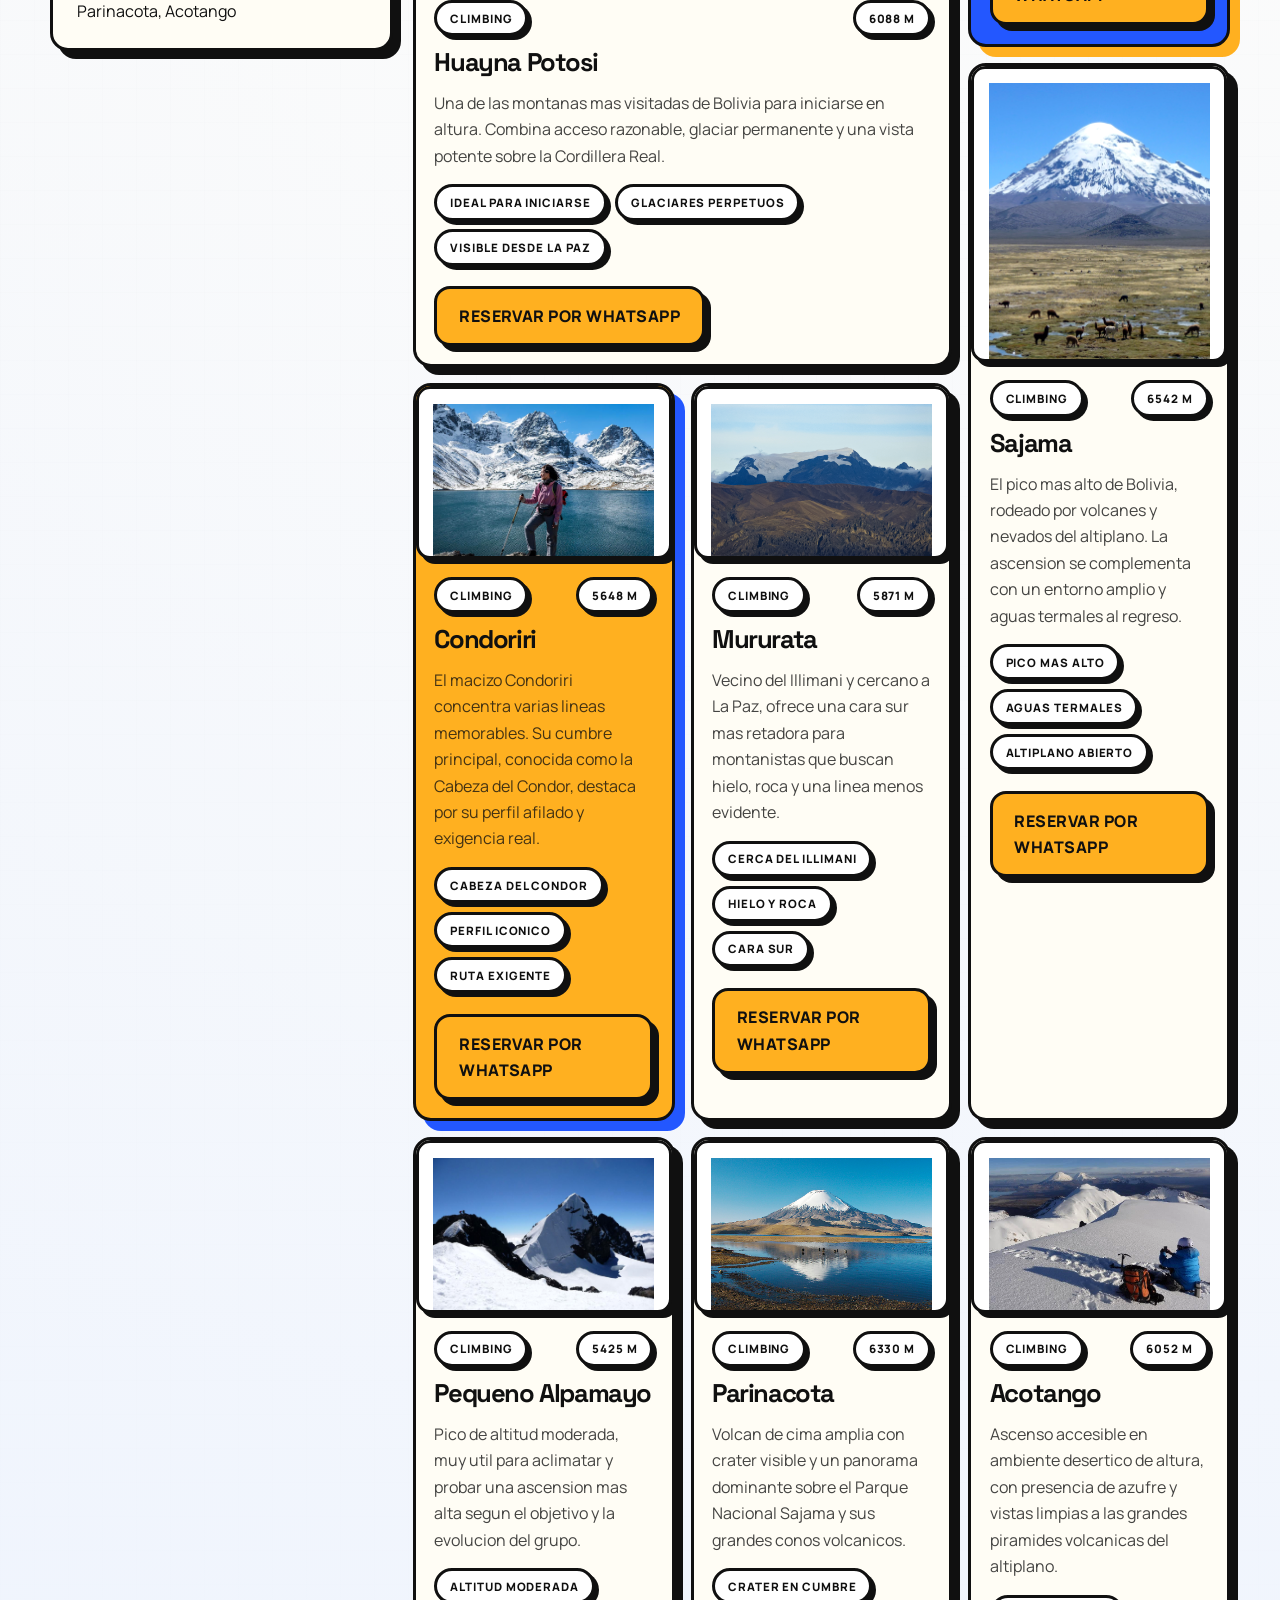
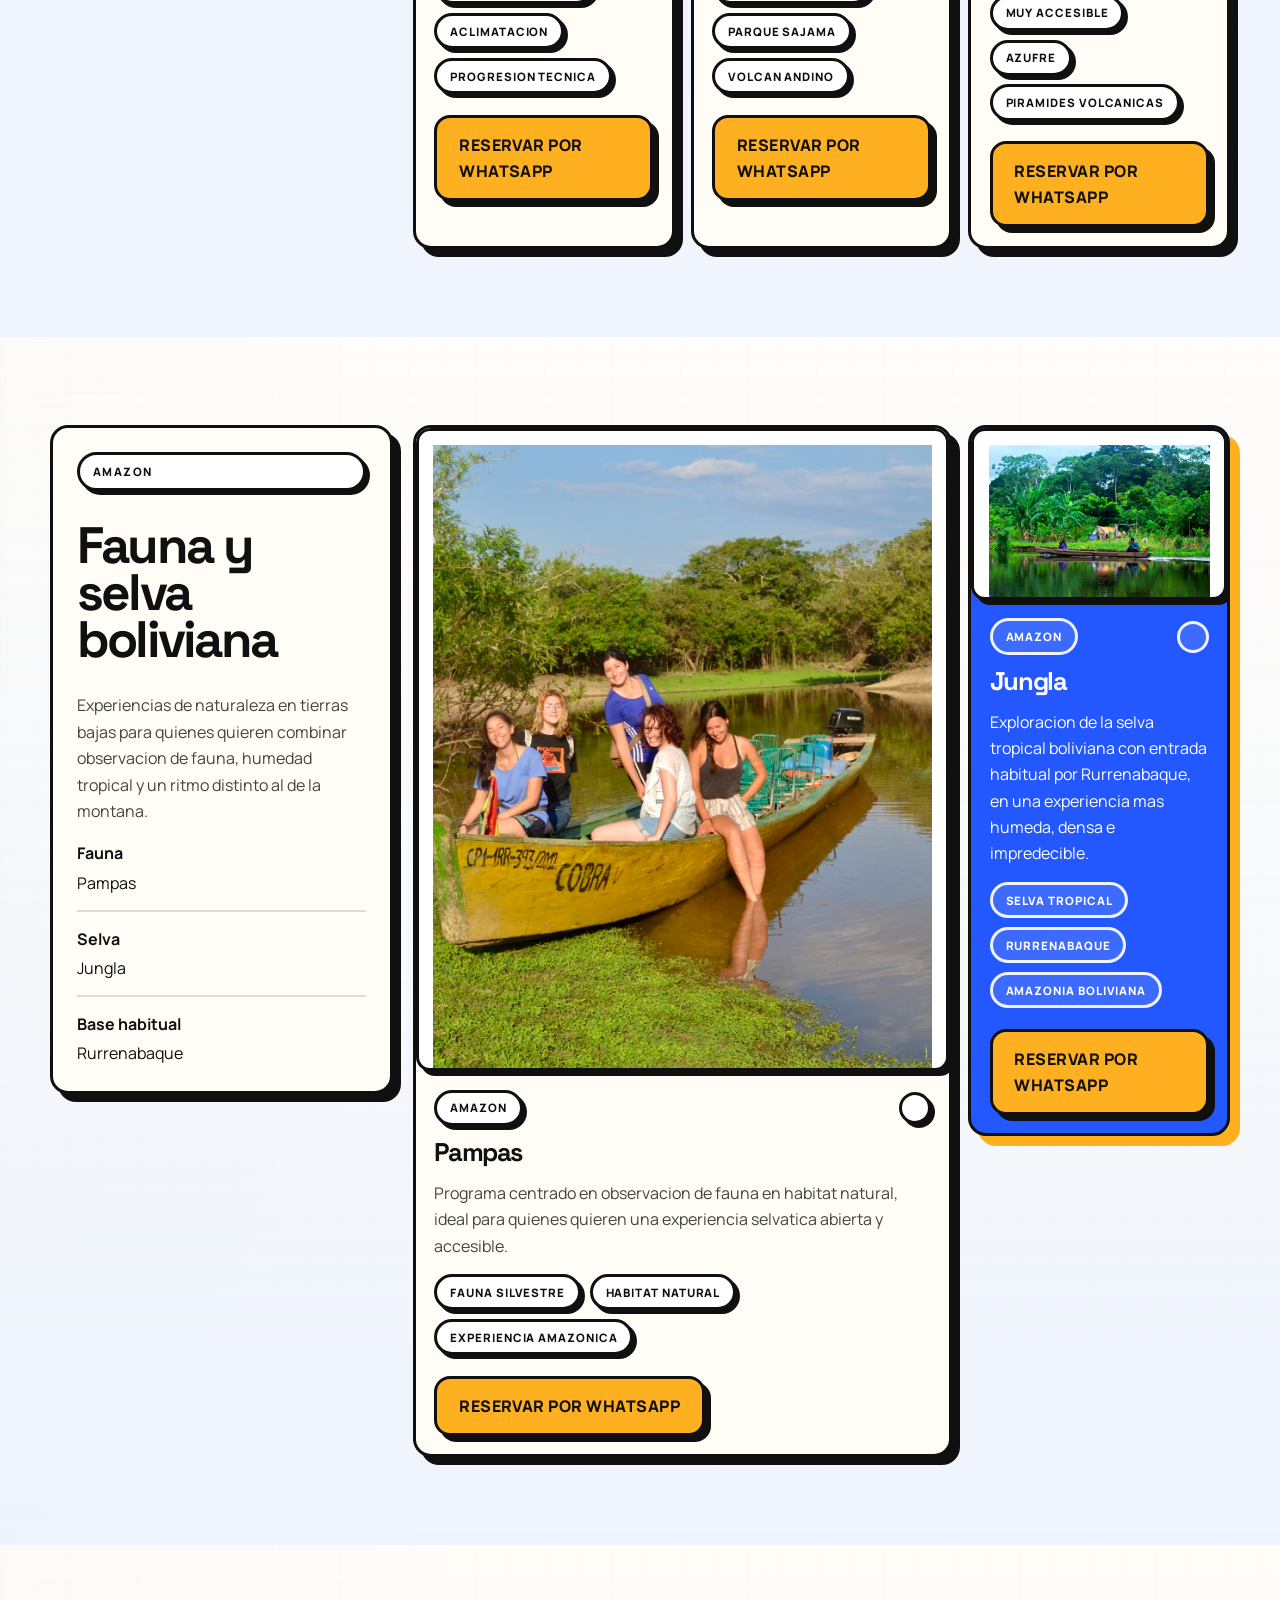
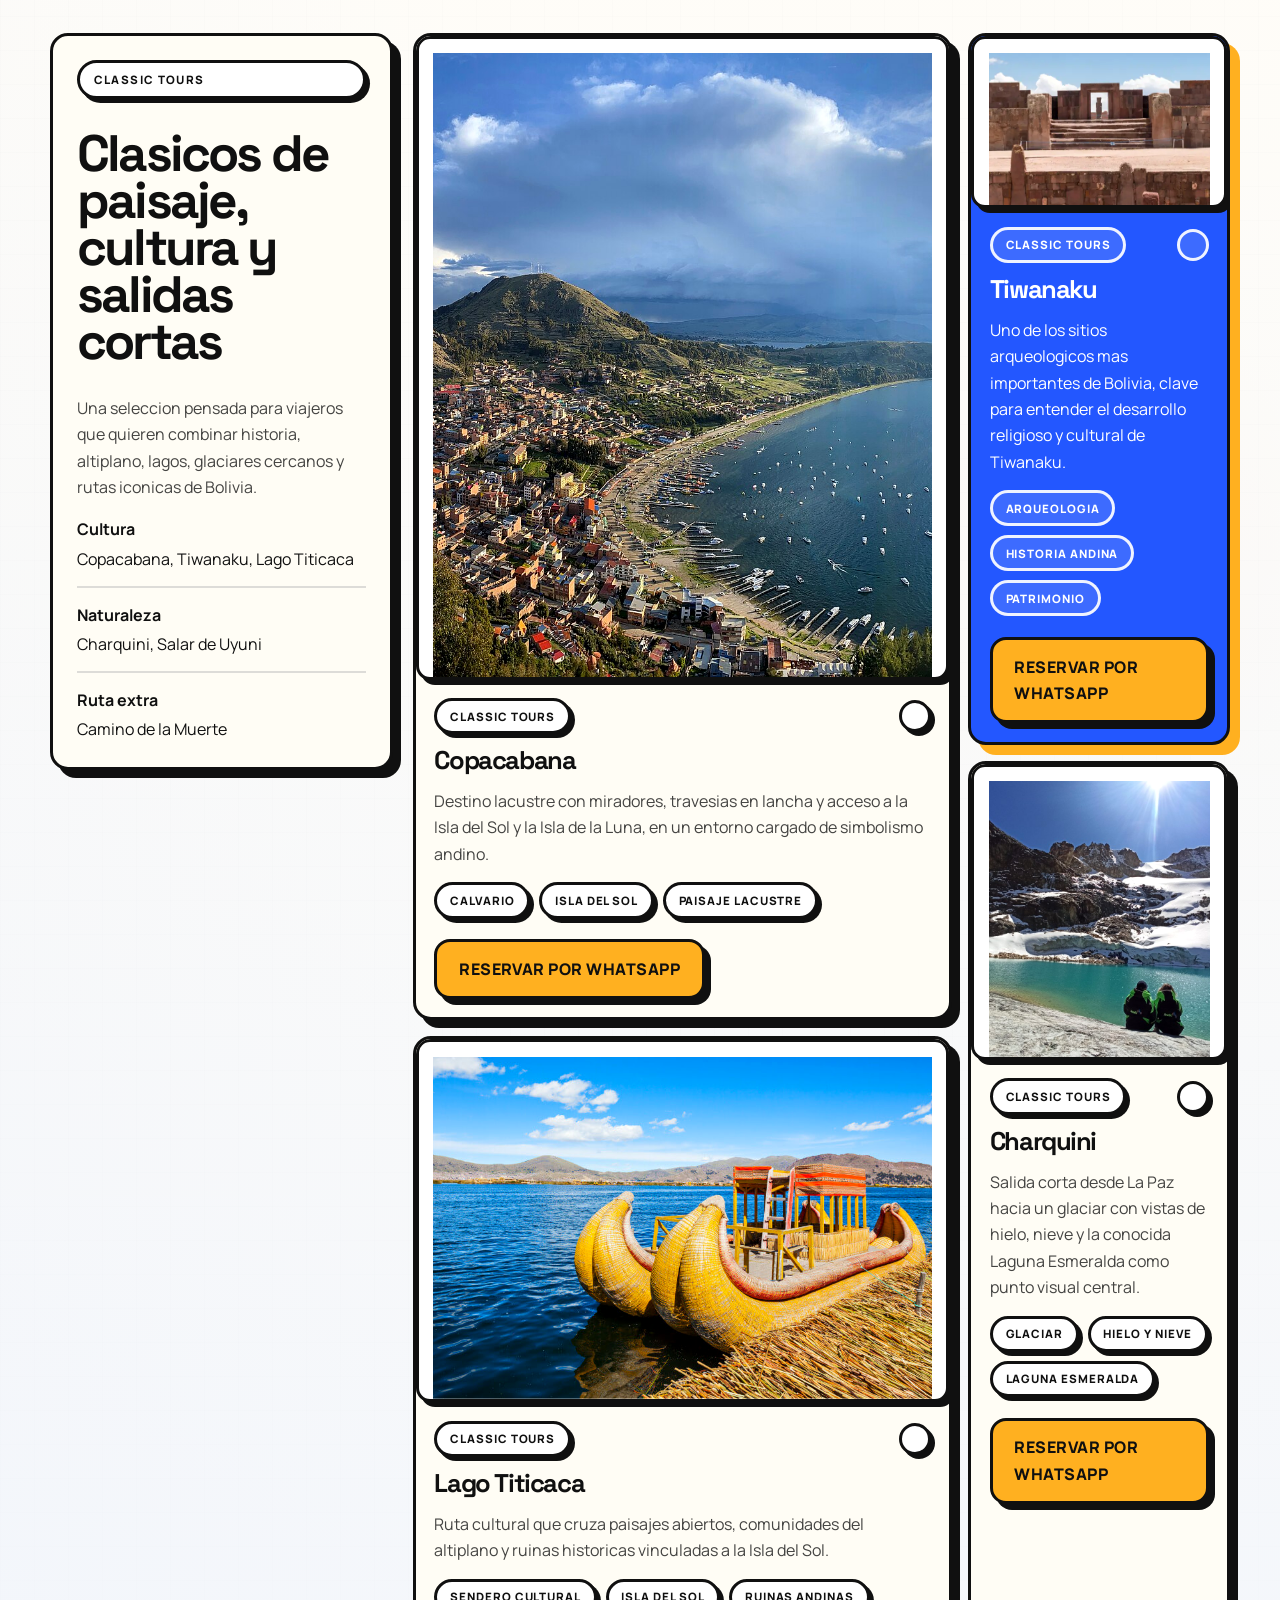
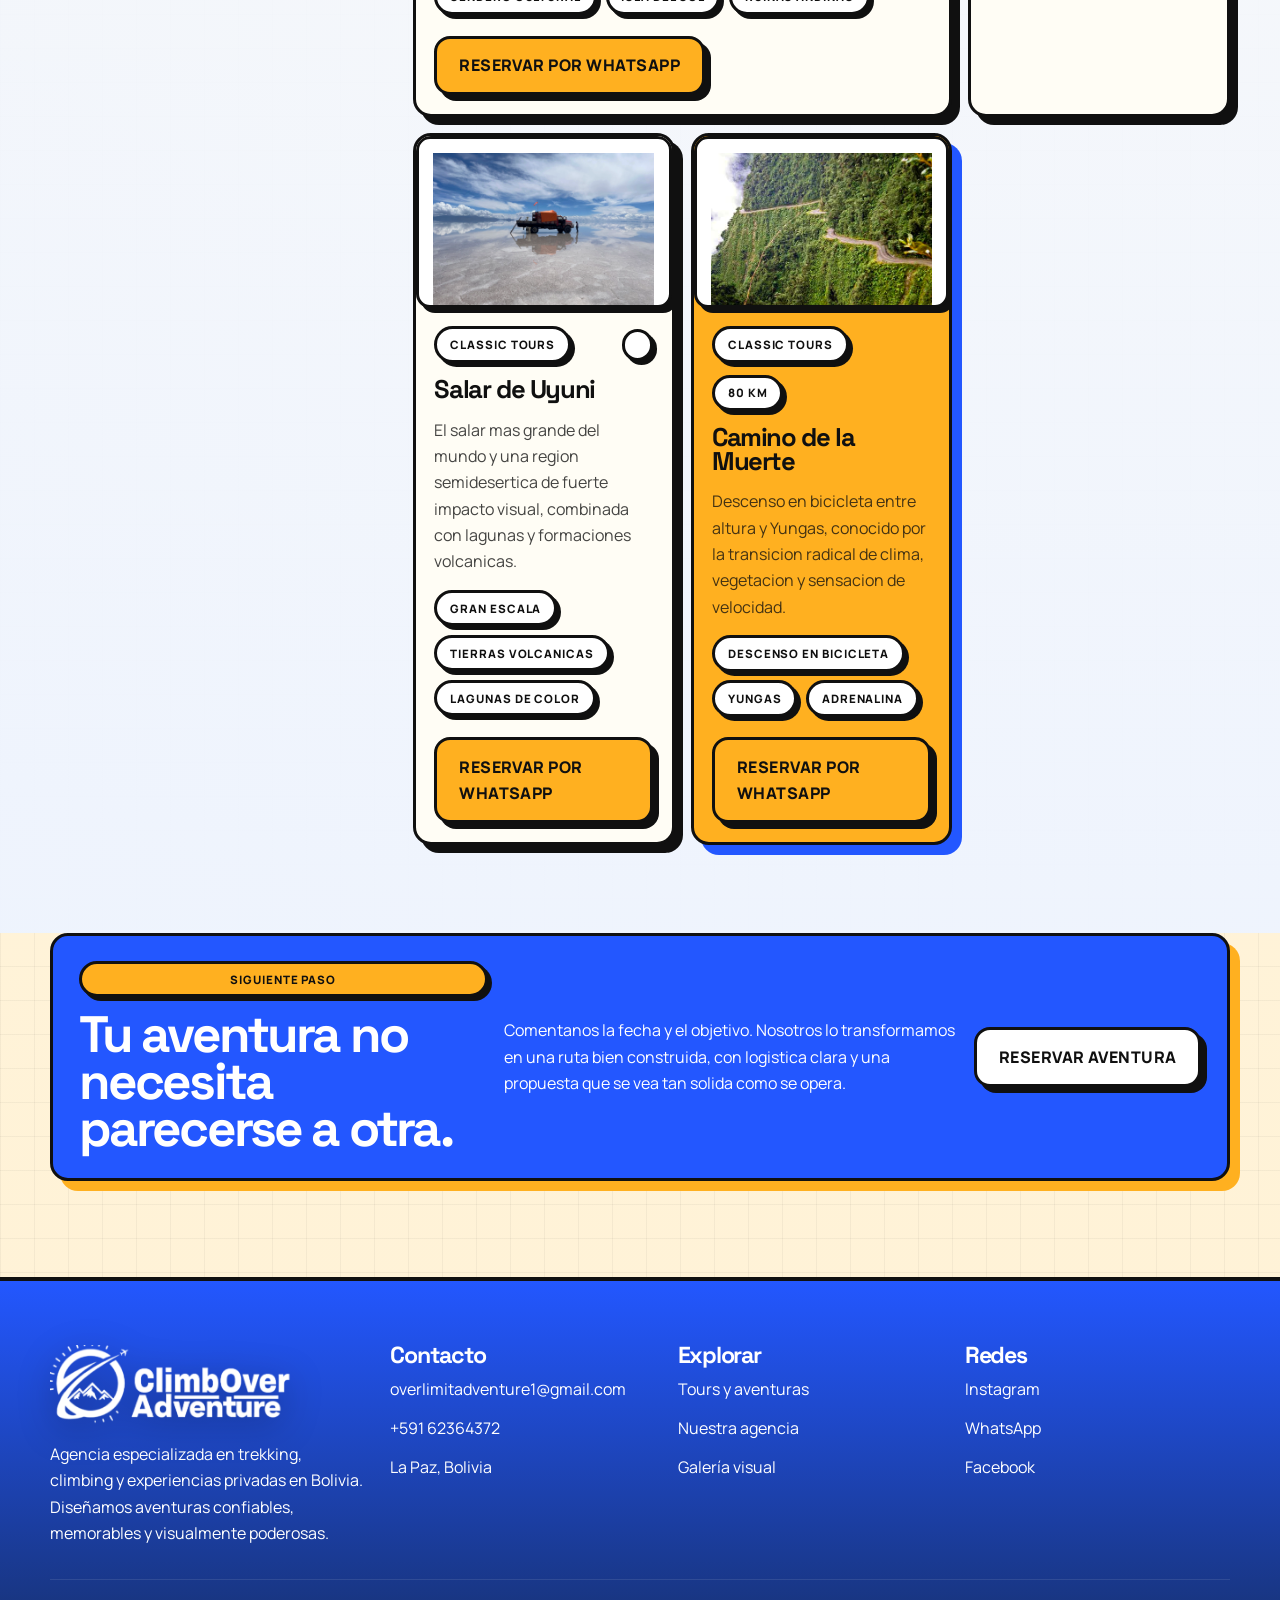
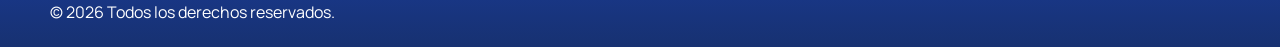
<file: pages/tours.html>
<!DOCTYPE html>
<html lang="es">
<head>
  <meta charset="UTF-8">
  <meta name="viewport" content="width=device-width, initial-scale=1.0">
  <meta
    name="description"
    content="Aventuras de trekking, climbing y expedición en Bolivia con una dirección visual cuidada, operación seria y rutas memorables."
  >
  <title>Aventuras | Over Limit Adventure</title>
  <link rel="preconnect" href="https://fonts.googleapis.com">
  <link rel="preconnect" href="https://fonts.gstatic.com" crossorigin>
  <link
    href="https://fonts.googleapis.com/css2?family=Manrope:wght@400;500;600;700;800&amp;family=Space+Grotesk:wght@500;700&amp;display=swap"
    rel="stylesheet"
  >
  <link rel="stylesheet" href="../assets/styles/main.css">
  <script type="module" src="../assets/scripts/main.js"></script>
</head>
<body class="adventures-page" data-whatsapp-number="59162364372">
  <header class="site-header">
    <div class="container">
      <div class="header-inner">
        <div class="nav-shell">
          <a class="brand brand-logo" href="../index.html" aria-label="Ir al inicio de Over Limit Adventure">
            <img src="../assets/images/OverLimitAdventureLogo.png" alt="" aria-hidden="true">
          </a>

          <nav class="site-nav" data-nav>
            <ul>
                <li>
                  <a href="../index.html">Inicio</a>
                </li>
                <li>
                  <a href="../pages/tours.html" aria-current="page">Aventuras</a>
                </li>
                <li>
                  <a href="../pages/nosotros.html">Nosotros</a>
                </li>
                <li>
                  <a href="../pages/galeria.html">Galería</a>
                </li>
                <li>
                  <a href="../pages/contacto.html">Contacto</a>
                </li>
            </ul>

            <div class="header-actions header-actions-mobile">
              <a href="../pages/contacto.html" class="button button-nav">Reservar ahora</a>
            </div>
          </nav>

          <div class="header-actions header-actions-desktop">
            <a href="../pages/contacto.html" class="button button-nav">Reservar ahora</a>
          </div>

          <button class="menu-toggle" type="button" aria-expanded="false" aria-label="Abrir menú" data-menu-toggle>
            <span></span>
            <span></span>
            <span></span>
          </button>
        </div>
      </div>
    </div>
  </header>

  <main class="adventures-main">
    <section class="page-hero adventures-editorial-hero">
      <div class="container adventures-editorial-shell">
        <div class="adventures-intro-stack reveal">
          <span class="eyebrow">Aventuras en Bolivia</span>
          <div class="adventures-stamp-row">
            <span class="adventures-stamp">Trekking</span>
            <span class="adventures-stamp adventures-stamp-blue">Climbing</span>
            <span class="adventures-stamp adventures-stamp-white">Amazon</span>
            <span class="adventures-stamp">Classic Tours</span>
          </div>
          <h1>Aventuras</h1>
          <p class="adventures-intro-lead">
            Elige la ruta segun el tipo de experiencia, el nivel y el ritmo con el que quieres recorrer Bolivia.
          </p>
<div class="button-group adventures-editorial-actions">
  <a class="button button-primary" href="../pages/contacto.html">Disenar mi aventura</a>
  <a class="button button-secondary" href="../pages/tours.html#catalogo-aventuras">Ir al catalogo</a>
</div>
        </div>

        <article class="adventures-poster-card reveal">
          <div class="adventures-poster-head">
            <span>Over Limit Adventure</span>
            <span>Bolivia / guiado local</span>
          </div>
          <div class="adventures-poster-visual">
            <img src="../assets/images/grupo.jpeg" alt="Grupo de viajeros">
          </div>
          <div class="adventures-poster-foot">
            <div>
              <strong>21</strong>
              <span>rutas activas</span>
            </div>
            <div>
              <strong>04</strong>
              <span>tipos de aventura</span>
            </div>
            <div>
              <strong>La Paz</strong>
              <span>base de operacion</span>
            </div>
          </div>
        </article>

        <aside class="adventures-side-notes reveal">
          <article class="adventures-note adventures-note-blue">
            <span class="adventures-note-kicker">Enfoque</span>
            <p>Rutas armadas con lectura real de altura, tiempos, exposicion y progresion.</p>
          </article>
        </aside>
      </div>
    </section>

    <section class="section adventures-rhythm-section">
      <div class="container adventures-rhythm-strip">
        <article class="adventures-rhythm-card reveal">
          <strong>Elige por experiencia</strong>
          <p>Encuentra rutas de caminata, alta montana, selva y salidas clasicas segun el viaje que quieres hacer.</p>
        </article>
        <article class="adventures-rhythm-card adventures-rhythm-card-blue reveal">
          <strong>Busca mas rapido</strong>
          <p>Filtra por tipo de aventura y revisa solo las opciones que realmente te interesan.</p>
        </article>
        <article class="adventures-rhythm-card reveal">
          <strong>Operacion local</strong>
          <p>Cada salida se organiza con logistica clara, tiempos realistas y acompanamiento desde La Paz.</p>
        </article>
      </div>
    </section>

    <section class="section adventures-filter-section" id="catalogo-aventuras">
      <div class="container adventures-filter-shell reveal">
        <div class="adventures-filter-copy">
          <span class="eyebrow">Encuentra tu ruta</span>
          <h2>Filtra por tipo de aventura.</h2>
          <p>Revisa solo trekking, climbing, amazon o classic tours segun la experiencia que quieras reservar.</p>
        </div>
        <div class="adventures-filter-controls" data-tour-filters>
          <button
            class="adventures-filter-button"
            type="button"
            data-tour-filter="all"
            aria-pressed="true"
          >
            Todos
          </button>
          <button
            class="adventures-filter-button"
            type="button"
            data-tour-filter="trekking"
            aria-pressed="false"
          >
            Trekking
          </button>
          <button
            class="adventures-filter-button"
            type="button"
            data-tour-filter="climbing"
            aria-pressed="false"
          >
            Climbing
          </button>
          <button
            class="adventures-filter-button"
            type="button"
            data-tour-filter="amazon"
            aria-pressed="false"
          >
            Amazon
          </button>
          <button
            class="adventures-filter-button"
            type="button"
            data-tour-filter="classic-tours"
            aria-pressed="false"
          >
            Classic Tours
          </button>
        </div>
      </div>
    </section>

        <section class="section adventures-catalog-section" data-tour-category="trekking">
      <div class="container adventures-catalog-shell">
        <aside class="adventures-catalog-rail reveal">
          <span class="eyebrow">Trekking</span>
          <h2>Senderos de altura y travesias historicas</h2>
          <p>
            Rutas para caminar la Cordillera Real y los antiguos caminos andinos con perfiles que van desde panoramicas de altura hasta travesias largas.
          </p>
          <div class="adventures-rail-metrics">
            <div>
              <strong>Clasicos</strong>
              <span>Choro, Takesi, Condoriri</span>
            </div>
            <div>
              <strong>Aclimatacion</strong>
              <span>Pico Austria</span>
            </div>
            <div>
              <strong>Travesia larga</strong>
              <span>Trans Cordillera Real</span>
            </div>
          </div>
        </aside>

        <div class="adventures-route-board">
          <article class="adventure-board-card adventure-board-card-hero reveal">
            <div class="adventure-board-visual">
              <img src="../assets/images/el_choro.jpg" alt="Ruta El Choro">
            </div>
            <div class="adventure-board-body">
              <div class="adventure-board-topline">
                <span class="pill">Trekking</span>
                <span class="adventure-board-height">4700 m / 1100 m</span>
              </div>
              <h3>Choro</h3>
              <p>Camino preincaico que cruza desde las montanas de nieve hacia los Yungas pacenos, mostrando en pocos dias un cambio climatico y visual muy marcado.</p>
              <div class="adventure-board-tags">
  <span>Camino preincaico</span>
  <span>Yungas de La Paz</span>
  <span>Cambio de ecosistema</span>
</div>
            </div>
          </article>
          <article class="adventure-board-card adventure-board-card-blue reveal">
            <div class="adventure-board-visual">
              <img src="../assets/images/takesi.jpeg" alt="Camino Takesi">
            </div>
            <div class="adventure-board-body">
              <div class="adventure-board-topline">
                <span class="pill">Trekking</span>
                <span class="adventure-board-height"></span>
              </div>
              <h3>Takesi</h3>
              <p>Uno de los senderos del Inca mejor preservados en Bolivia, descendiendo desde los valles altos hasta una vegetacion tropical rodeada de rios y cambio de paisaje constante.</p>
              <div class="adventure-board-tags">
  <span>Sendero del Inca</span>
  <span>Vegetacion tropical</span>
  <span>Rios de montana</span>
</div>
            </div>
          </article>
          <article class="adventure-board-card adventure-board-card-tall reveal">
            <div class="adventure-board-visual">
              <img src="../assets/images/condoriri.jpg" alt="Trekking en Condoriri">
            </div>
            <div class="adventure-board-body">
              <div class="adventure-board-topline">
                <span class="pill">Trekking</span>
                <span class="adventure-board-height">5100 m / 5648 m</span>
              </div>
              <h3>Condoriri Trek</h3>
              <p>Caminata de altura con vistas al macizo Condoriri, lagunas glaciares y posibilidades reales de ver condores sobre la Cordillera Real.</p>
              <div class="adventure-board-tags">
  <span>13 picos nevados</span>
  <span>Lagunas glaciares</span>
  <span>Observacion de condores</span>
</div>
            </div>
          </article>
          <article class="adventure-board-card adventure-board-card-wide reveal">
            <div class="adventure-board-visual">
              <img src="../assets/images/pico_austria.jpg" alt="Vista panoramica de laguna y cumbres">
            </div>
            <div class="adventure-board-body">
              <div class="adventure-board-topline">
                <span class="pill">Trekking</span>
                <span class="adventure-board-height"></span>
              </div>
              <h3>Pico Austria</h3>
              <p>Ascenso panoramico con acceso relativamente amable, ideal para sentir la altura sin entrar todavia en la exigencia tecnica de una gran cumbre.</p>
              <div class="adventure-board-tags">
  <span>Vistas panoramicas</span>
  <span>Ascenso accesible</span>
  <span>Buena aclimatacion</span>
</div>
            </div>
          </article>
          <article class="adventure-board-card adventure-board-card-yellow reveal">
            <div class="adventure-board-visual">
              <img src="../assets/images/Cordillera_laguna.jpg" alt="Cordillera y laguna de altura">
            </div>
            <div class="adventure-board-body">
              <div class="adventure-board-topline">
                <span class="pill">Trekking</span>
                <span class="adventure-board-height">200 km</span>
              </div>
              <h3>Trans Cordillera Real</h3>
              <p>Gran travesia de la Cordillera Real, desde Sorata hasta la zona este de Huayna Potosi, con jornadas largas y una lectura continua del territorio.</p>
              <div class="adventure-board-tags">
  <span>Cordillera Real</span>
  <span>Sorata</span>
  <span>Varios dias</span>
</div>
            </div>
          </article>
        </div>
      </div>
    </section>

    <section class="section adventures-catalog-section" data-tour-category="climbing">
      <div class="container adventures-catalog-shell">
        <aside class="adventures-catalog-rail reveal">
          <span class="eyebrow">Climbing</span>
          <h2>Cumbres iconicas y progresion tecnica</h2>
          <p>
            Ascensiones pensadas para combinar aclimatacion, tecnica y grandes montanas bolivianas en un bloque claro de alta montana.
          </p>
          <div class="adventures-rail-metrics">
            <div>
              <strong>Iconicas</strong>
              <span>Huayna Potosi, Illimani, Sajama</span>
            </div>
            <div>
              <strong>Progresion</strong>
              <span>Condoriri, Pequeno Alpamayo, Mururata</span>
            </div>
            <div>
              <strong>Volcanes</strong>
              <span>Parinacota, Acotango</span>
            </div>
          </div>
        </aside>

        <div class="adventures-route-board">
          <article class="adventure-board-card adventure-board-card-hero reveal">
            <div class="adventure-board-visual">
              <img src="../assets/images/huayna_1.avif" alt="Fotografia de altura en Huayna Potosi">
            </div>
            <div class="adventure-board-body">
              <div class="adventure-board-topline">
                <span class="pill">Climbing</span>
                <span class="adventure-board-height">6088 m</span>
              </div>
              <h3>Huayna Potosi</h3>
              <p>Una de las montanas mas visitadas de Bolivia para iniciarse en altura. Combina acceso razonable, glaciar permanente y una vista potente sobre la Cordillera Real.</p>
              <div class="adventure-board-tags">
  <span>Ideal para iniciarse</span>
  <span>Glaciares perpetuos</span>
  <span>Visible desde La Paz</span>
</div>
            </div>
          </article>
          <article class="adventure-board-card adventure-board-card-blue reveal">
            <div class="adventure-board-visual">
              <img src="../assets/images/Illimani.jpg" alt="Ruta de alta montana">
            </div>
            <div class="adventure-board-body">
              <div class="adventure-board-topline">
                <span class="pill">Climbing</span>
                <span class="adventure-board-height">6490 m</span>
              </div>
              <h3>Illimani</h3>
              <p>El protector de La Paz y una de las montanas mas iconicas de Sudamerica por su presencia, su exigencia intermedia y las vistas abiertas sobre la ciudad.</p>
              <div class="adventure-board-tags">
  <span>Cumbre emblematica</span>
  <span>Dificultad media</span>
  <span>Vistas de La Paz</span>
</div>
            </div>
          </article>
          <article class="adventure-board-card adventure-board-card-tall reveal">
            <div class="adventure-board-visual">
              <img src="../assets/images/Sajama_2.jpg" alt="Paisaje del Sajama">
            </div>
            <div class="adventure-board-body">
              <div class="adventure-board-topline">
                <span class="pill">Climbing</span>
                <span class="adventure-board-height">6542 m</span>
              </div>
              <h3>Sajama</h3>
              <p>El pico mas alto de Bolivia, rodeado por volcanes y nevados del altiplano. La ascension se complementa con un entorno amplio y aguas termales al regreso.</p>
              <div class="adventure-board-tags">
  <span>Pico mas alto</span>
  <span>Aguas termales</span>
  <span>Altiplano abierto</span>
</div>
            </div>
          </article>
          <article class="adventure-board-card adventure-board-card-yellow reveal">
            <div class="adventure-board-visual">
              <img src="../assets/images/condoriri_2.jpg" alt="Macizo Condoriri">
            </div>
            <div class="adventure-board-body">
              <div class="adventure-board-topline">
                <span class="pill">Climbing</span>
                <span class="adventure-board-height">5648 m</span>
              </div>
              <h3>Condoriri</h3>
              <p>El macizo Condoriri concentra varias lineas memorables. Su cumbre principal, conocida como la Cabeza del Condor, destaca por su perfil afilado y exigencia real.</p>
              <div class="adventure-board-tags">
  <span>Cabeza del Condor</span>
  <span>Perfil iconico</span>
  <span>Ruta exigente</span>
</div>
            </div>
          </article>
          <article class="adventure-board-card reveal">
            <div class="adventure-board-visual">
              <img src="../assets/images/mururata.jpg" alt="Arista de montana">
            </div>
            <div class="adventure-board-body">
              <div class="adventure-board-topline">
                <span class="pill">Climbing</span>
                <span class="adventure-board-height">5871 m</span>
              </div>
              <h3>Mururata</h3>
              <p>Vecino del Illimani y cercano a La Paz, ofrece una cara sur mas retadora para montanistas que buscan hielo, roca y una linea menos evidente.</p>
              <div class="adventure-board-tags">
  <span>Cerca del Illimani</span>
  <span>Hielo y roca</span>
  <span>Cara sur</span>
</div>
            </div>
          </article>
          <article class="adventure-board-card reveal">
            <div class="adventure-board-visual">
              <img src="../assets/images/pequeno_alpamayo.jpg" alt="Campamento de altura">
            </div>
            <div class="adventure-board-body">
              <div class="adventure-board-topline">
                <span class="pill">Climbing</span>
                <span class="adventure-board-height">5425 m</span>
              </div>
              <h3>Pequeno Alpamayo</h3>
              <p>Pico de altitud moderada, muy util para aclimatar y probar una ascension mas alta segun el objetivo y la evolucion del grupo.</p>
              <div class="adventure-board-tags">
  <span>Altitud moderada</span>
  <span>Aclimatacion</span>
  <span>Progresion tecnica</span>
</div>
            </div>
          </article>
          <article class="adventure-board-card adventure-board-card-white reveal">
            <div class="adventure-board-visual">
              <img src="../assets/images/Paranicota.jpg" alt="Paisaje volcanico del altiplano">
            </div>
            <div class="adventure-board-body">
              <div class="adventure-board-topline">
                <span class="pill">Climbing</span>
                <span class="adventure-board-height">6330 m</span>
              </div>
              <h3>Parinacota</h3>
              <p>Volcan de cima amplia con crater visible y un panorama dominante sobre el Parque Nacional Sajama y sus grandes conos volcanicos.</p>
              <div class="adventure-board-tags">
  <span>Crater en cumbre</span>
  <span>Parque Sajama</span>
  <span>Volcan andino</span>
</div>
            </div>
          </article>
          <article class="adventure-board-card reveal">
            <div class="adventure-board-visual">
              <img src="../assets/images/acotango.jpg" alt="Volcan y ruta de altura">
            </div>
            <div class="adventure-board-body">
              <div class="adventure-board-topline">
                <span class="pill">Climbing</span>
                <span class="adventure-board-height">6052 m</span>
              </div>
              <h3>Acotango</h3>
              <p>Ascenso accesible en ambiente desertico de altura, con presencia de azufre y vistas limpias a las grandes piramides volcanicas del altiplano.</p>
              <div class="adventure-board-tags">
  <span>Muy accesible</span>
  <span>Azufre</span>
  <span>Piramides volcanicas</span>
</div>
            </div>
          </article>
        </div>
      </div>
    </section>

    <section class="section adventures-catalog-section" data-tour-category="amazon">
      <div class="container adventures-catalog-shell">
        <aside class="adventures-catalog-rail reveal">
          <span class="eyebrow">Amazon</span>
          <h2>Fauna y selva boliviana</h2>
          <p>
            Experiencias de naturaleza en tierras bajas para quienes quieren combinar observacion de fauna, humedad tropical y un ritmo distinto al de la montana.
          </p>
          <div class="adventures-rail-metrics">
            <div>
              <strong>Fauna</strong>
              <span>Pampas</span>
            </div>
            <div>
              <strong>Selva</strong>
              <span>Jungla</span>
            </div>
            <div>
              <strong>Base habitual</strong>
              <span>Rurrenabaque</span>
            </div>
          </div>
        </aside>

        <div class="adventures-route-board">
          <article class="adventure-board-card adventure-board-card-hero reveal">
            <div class="adventure-board-visual">
              <img src="../assets/images/pampas.jpg" alt="Pampas amazonicas">
            </div>
            <div class="adventure-board-body">
              <div class="adventure-board-topline">
                <span class="pill">Amazon</span>
                <span class="adventure-board-height"></span>
              </div>
              <h3>Pampas</h3>
              <p>Programa centrado en observacion de fauna en habitat natural, ideal para quienes quieren una experiencia selvatica abierta y accesible.</p>
              <div class="adventure-board-tags">
  <span>Fauna silvestre</span>
  <span>Habitat natural</span>
  <span>Experiencia amazonica</span>
</div>
            </div>
          </article>
          <article class="adventure-board-card adventure-board-card-blue reveal">
            <div class="adventure-board-visual">
              <img src="../assets/images/jungla_boliviana.jpg" alt="Jungla boliviana">
            </div>
            <div class="adventure-board-body">
              <div class="adventure-board-topline">
                <span class="pill">Amazon</span>
                <span class="adventure-board-height"></span>
              </div>
              <h3>Jungla</h3>
              <p>Exploracion de la selva tropical boliviana con entrada habitual por Rurrenabaque, en una experiencia mas humeda, densa e impredecible.</p>
              <div class="adventure-board-tags">
  <span>Selva tropical</span>
  <span>Rurrenabaque</span>
  <span>Amazonia boliviana</span>
</div>
            </div>
          </article>
        </div>
      </div>
    </section>

    <section class="section adventures-catalog-section" data-tour-category="classic-tours">
      <div class="container adventures-catalog-shell">
        <aside class="adventures-catalog-rail reveal">
          <span class="eyebrow">Classic Tours</span>
          <h2>Clasicos de paisaje, cultura y salidas cortas</h2>
          <p>
            Una seleccion pensada para viajeros que quieren combinar historia, altiplano, lagos, glaciares cercanos y rutas iconicas de Bolivia.
          </p>
          <div class="adventures-rail-metrics">
            <div>
              <strong>Cultura</strong>
              <span>Copacabana, Tiwanaku, Lago Titicaca</span>
            </div>
            <div>
              <strong>Naturaleza</strong>
              <span>Charquini, Salar de Uyuni</span>
            </div>
            <div>
              <strong>Ruta extra</strong>
              <span>Camino de la Muerte</span>
            </div>
          </div>
        </aside>

        <div class="adventures-route-board">
          <article class="adventure-board-card adventure-board-card-hero reveal">
            <div class="adventure-board-visual">
              <img src="../assets/images/copacabana.jpg" alt="Vista de Copacabana">
            </div>
            <div class="adventure-board-body">
              <div class="adventure-board-topline">
                <span class="pill">Classic Tours</span>
                <span class="adventure-board-height"></span>
              </div>
              <h3>Copacabana</h3>
              <p>Destino lacustre con miradores, travesias en lancha y acceso a la Isla del Sol y la Isla de la Luna, en un entorno cargado de simbolismo andino.</p>
              <div class="adventure-board-tags">
  <span>Calvario</span>
  <span>Isla del Sol</span>
  <span>Paisaje lacustre</span>
</div>
            </div>
          </article>
          <article class="adventure-board-card adventure-board-card-blue reveal">
            <div class="adventure-board-visual">
              <img src="../assets/images/tiwanaku.webp" alt="Sitio arqueologico Tiwanaku">
            </div>
            <div class="adventure-board-body">
              <div class="adventure-board-topline">
                <span class="pill">Classic Tours</span>
                <span class="adventure-board-height"></span>
              </div>
              <h3>Tiwanaku</h3>
              <p>Uno de los sitios arqueologicos mas importantes de Bolivia, clave para entender el desarrollo religioso y cultural de Tiwanaku.</p>
              <div class="adventure-board-tags">
  <span>Arqueologia</span>
  <span>Historia andina</span>
  <span>Patrimonio</span>
</div>
            </div>
          </article>
          <article class="adventure-board-card adventure-board-card-tall reveal">
            <div class="adventure-board-visual">
              <img src="../assets/images/charquini.jpg" alt="Glaciar de Charquini">
            </div>
            <div class="adventure-board-body">
              <div class="adventure-board-topline">
                <span class="pill">Classic Tours</span>
                <span class="adventure-board-height"></span>
              </div>
              <h3>Charquini</h3>
              <p>Salida corta desde La Paz hacia un glaciar con vistas de hielo, nieve y la conocida Laguna Esmeralda como punto visual central.</p>
              <div class="adventure-board-tags">
  <span>Glaciar</span>
  <span>Hielo y nieve</span>
  <span>Laguna Esmeralda</span>
</div>
            </div>
          </article>
          <article class="adventure-board-card adventure-board-card-wide reveal">
            <div class="adventure-board-visual">
              <img src="../assets/images/lago_titicaca.jpg" alt="Lago Titicaca">
            </div>
            <div class="adventure-board-body">
              <div class="adventure-board-topline">
                <span class="pill">Classic Tours</span>
                <span class="adventure-board-height"></span>
              </div>
              <h3>Lago Titicaca</h3>
              <p>Ruta cultural que cruza paisajes abiertos, comunidades del altiplano y ruinas historicas vinculadas a la Isla del Sol.</p>
              <div class="adventure-board-tags">
  <span>Sendero cultural</span>
  <span>Isla del Sol</span>
  <span>Ruinas andinas</span>
</div>
            </div>
          </article>
          <article class="adventure-board-card reveal">
            <div class="adventure-board-visual">
              <img src="../assets/images/salar_de_uyuni.webp" alt="Salar de Uyuni">
            </div>
            <div class="adventure-board-body">
              <div class="adventure-board-topline">
                <span class="pill">Classic Tours</span>
                <span class="adventure-board-height"></span>
              </div>
              <h3>Salar de Uyuni</h3>
              <p>El salar mas grande del mundo y una region semidesertica de fuerte impacto visual, combinada con lagunas y formaciones volcanicas.</p>
              <div class="adventure-board-tags">
  <span>Gran escala</span>
  <span>Tierras volcanicas</span>
  <span>Lagunas de color</span>
</div>
            </div>
          </article>
          <article class="adventure-board-card adventure-board-card-yellow reveal">
            <div class="adventure-board-visual">
              <img src="../assets/images/camino_de_la_muerte.jpg" alt="Ruta Camino de la Muerte">
            </div>
            <div class="adventure-board-body">
              <div class="adventure-board-topline">
                <span class="pill">Classic Tours</span>
                <span class="adventure-board-height">80 km</span>
              </div>
              <h3>Camino de la Muerte</h3>
              <p>Descenso en bicicleta entre altura y Yungas, conocido por la transicion radical de clima, vegetacion y sensacion de velocidad.</p>
              <div class="adventure-board-tags">
  <span>Descenso en bicicleta</span>
  <span>Yungas</span>
  <span>Adrenalina</span>
</div>
            </div>
          </article>
        </div>
      </div>
    </section>

    <section class="section adventures-cta-section">
      <div class="container">
        <div class="adventures-cta-banner reveal">
          <div class="adventures-cta-title">
            <span class="adventures-stamp adventures-stamp-blue">Siguiente paso</span>
            <h2>Tu aventura no necesita parecerse a otra.</h2>
          </div>
          <p>
            Comentanos la fecha y el objetivo. Nosotros lo transformamos en una ruta bien construida, con logistica clara y una propuesta que se vea tan solida como se opera.
          </p>
          <a class="button button-primary" href="../pages/contacto.html">Reservar aventura</a>
        </div>
      </div>
    </section>
  </main>

  <footer class="site-footer">
    <div class="container footer-grid">
      <div>
        <a class="brand brand-footer" href="../index.html" aria-label="Ir al inicio de Over Limit Adventure">
          <img src="../assets/images/OverLimitAdventureLogo.png" alt="" aria-hidden="true">
        </a>
        <p>
          Agencia especializada en trekking, climbing y experiencias privadas en Bolivia. Diseñamos aventuras confiables, memorables y visualmente poderosas.
        </p>
      </div>

      <div>
        <h3>Contacto</h3>
        <ul class="footer-list">
          <li><a href="mailto:overlimitadventure1@gmail.com">overlimitadventure1@gmail.com</a></li>
          <li><a href="tel:+59162364372">+591 62364372</a></li>
          <li>La Paz, Bolivia</li>
        </ul>
      </div>

      <div>
        <h3>Explorar</h3>
        <ul class="footer-list">
              <li><a href="../pages/tours.html">Tours y aventuras</a></li>
              <li><a href="../pages/nosotros.html">Nuestra agencia</a></li>
              <li><a href="../pages/galeria.html">Galería visual</a></li>
        </ul>
      </div>

      <div>
        <h3>Redes</h3>
        <ul class="footer-list">
              <li><a href="https://www.instagram.com/overlimitadventure?igsh=emJpdnFpcjJmeDIw" target="_blank" rel="noreferrer">Instagram</a></li>
              <li><a href="https://wa.me/59162364372" target="_blank" rel="noreferrer">WhatsApp</a></li>
              <li><a href="https://www.facebook.com/share/1J522aN4kD/" target="_blank" rel="noreferrer">Facebook</a></li>
        </ul>
      </div>
    </div>

    <div class="container footer-bottom">
      <p>&copy; <span data-current-year></span> Todos los derechos reservados.</p>
    </div>
  </footer>
</body>
</html>
</file>
<file: assets/styles/main.css>
:root {
  --bg: #f4efe4;
  --bg-alt: #ece4d4;
  --surface: rgba(255, 255, 255, 0.74);
  --surface-dark: #15211d;
  --text: #132019;
  --text-soft: #4d5b53;
  --text-inverse: #f5f3ee;
  --accent: #b38945;
  --accent-soft: #d9c28f;
  --line: rgba(19, 32, 25, 0.12);
  --shadow: 0 24px 60px rgba(10, 18, 14, 0.12);
  --radius-lg: 28px;
  --radius-md: 22px;
  --container: min(1180px, calc(100vw - 2rem));
  --transition: 180ms cubic-bezier(0.2, 1, 0.3, 1);
}

*,
*::before,
*::after {
  box-sizing: border-box;
}

html {
  scroll-behavior: smooth;
}

body {
  margin: 0;
  font-family: "Manrope", "Avenir Next", "Segoe UI", sans-serif;
  color: var(--text);
  background:
    radial-gradient(circle at top right, rgba(179, 137, 69, 0.18), transparent 30%),
    radial-gradient(circle at left 20%, rgba(26, 68, 53, 0.14), transparent 24%),
    linear-gradient(180deg, #f8f4ec 0%, #f2ebdd 100%);
  line-height: 1.65;
}

body.menu-open {
  overflow: hidden;
}

img {
  display: block;
  max-width: 100%;
}

a {
  color: inherit;
  text-decoration: none;
}

button,
input,
select,
textarea {
  font: inherit;
}

main {
  overflow: clip;
}

.container {
  width: var(--container);
  margin: 0 auto;
}

.section,
.page-hero {
  padding: 5.5rem 0;
}

.section-heading {
  max-width: 720px;
  margin-bottom: 2rem;
}

.section-heading.center {
  margin-left: auto;
  margin-right: auto;
  text-align: center;
}

.eyebrow {
  display: inline-flex;
  align-items: center;
  gap: 0.45rem;
  margin-bottom: 0.9rem;
  font-size: 0.76rem;
  font-weight: 800;
  letter-spacing: 0.18em;
  text-transform: uppercase;
  color: var(--accent);
}

.eyebrow::before {
  content: "";
  width: 2.5rem;
  height: 1px;
  background: currentColor;
}

h1,
h2,
h3 {
  margin: 0 0 0.85rem;
  font-family: "Cormorant Garamond", Georgia, serif;
  line-height: 0.96;
  letter-spacing: -0.03em;
}

h1 {
  font-size: clamp(3.2rem, 6vw, 6.2rem);
}

h2 {
  font-size: clamp(2.3rem, 4vw, 4rem);
}

h3 {
  font-size: clamp(1.7rem, 2vw, 2.15rem);
}

p {
  margin: 0;
  color: var(--text-soft);
}

.lead,
.hero-message,
.page-hero p {
  font-size: 1.08rem;
}

.button-group {
  display: flex;
  flex-wrap: wrap;
  gap: 0.9rem;
  margin: 2rem 0 2.15rem;
}

.button {
  display: inline-flex;
  align-items: center;
  justify-content: center;
  min-height: 3.2rem;
  padding: 0.85rem 1.35rem;
  border: 1px solid transparent;
  border-radius: 999px;
  transition:
    transform var(--transition),
    background var(--transition),
    color var(--transition),
    border-color var(--transition);
  font-weight: 700;
}

.button:hover {
  transform: translateY(-2px);
}

.button-primary {
  background: linear-gradient(135deg, #3f9978, #0f3025);
  color: var(--text-inverse);
  box-shadow: var(--shadow);
}

.button-secondary {
  background: rgba(255, 255, 255, 0.48);
  border-color: rgba(255, 255, 255, 0.56);
  color: var(--text);
}

.button-nav {
  min-height: 2.95rem;
  padding: 0.82rem 1.35rem;
  border-radius: 0.9rem;
  border-color: rgba(255, 255, 255, 0.12);
  background: linear-gradient(180deg, #f28d43 0%, #d86b25 100%);
  color: #fffaf4;
  font-size: 0.76rem;
  font-weight: 800;
  letter-spacing: 0.08em;
  text-transform: uppercase;
  box-shadow: 0 14px 28px rgba(157, 73, 20, 0.32);
}

.hero {
  position: relative;
  min-height: calc(100vh - 5.5rem);
  padding: 8.5rem 0 6rem;
}

.hero-backdrop {
  position: absolute;
  inset: 0;
  overflow: hidden;
}

.hero-backdrop img {
  width: 100%;
  height: 100%;
  object-fit: cover;
}

.hero::after {
  content: "";
  position: absolute;
  inset: 0;
  background:
    linear-gradient(90deg, rgba(12, 21, 17, 0.74) 0%, rgba(12, 21, 17, 0.46) 40%, rgba(12, 21, 17, 0.18) 100%),
    linear-gradient(180deg, rgba(12, 21, 17, 0) 0%, rgba(12, 21, 17, 0.26) 100%);
}

.site-header {
  position: fixed;
  top: 0;
  left: 0;
  right: 0;
  z-index: 100;
  padding-top: 0.7rem;
  background: transparent;
  transition:
    padding var(--transition),
    transform var(--transition);
  pointer-events: none;
}

.site-header .container {
  width: min(1320px, calc(100vw - 2.8rem));
}

.site-header .container,
.site-header .header-inner,
.site-header a,
.site-header button,
.site-header nav {
  pointer-events: auto;
}

.header-inner {
  position: relative;
  min-height: 0;
  padding: 0;
  background: transparent;
  border: 0;
  box-shadow: none;
  transition:
    background var(--transition),
    border-color var(--transition),
    box-shadow var(--transition),
    transform var(--transition),
    padding var(--transition),
    border-radius var(--transition);
}

.header-inner::after {
  display: none;
}

.nav-shell {
  --nav-ink: var(--neo-ink, #101010);
  --nav-paper: var(--header-shell-bg, linear-gradient(180deg, #fffdf7 0%, #ffffff 55%, #fff3d1 100%));
  --nav-paper-panel: var(--header-panel-bg, linear-gradient(180deg, #fffdf7 0%, #fff1c5 100%));
  --nav-chip-bg: var(--header-chip-bg, #ffffff);
  --nav-chip-hover: var(--header-chip-hover, #fff2cc);
  --nav-chip-active: var(--header-chip-active, #ffd43b);
  --nav-accent-start: var(--header-accent-start, var(--neo-accent-3, #ff6b57));
  --nav-accent-mid: var(--header-accent-mid, var(--neo-accent, #ffd43b));
  --nav-accent-end: var(--header-accent-end, var(--neo-accent-2, #2f6bff));
  position: relative;
  display: grid;
  grid-template-columns: auto minmax(0, 1fr) auto auto;
  align-items: center;
  gap: 1rem;
  min-height: 5.8rem;
  padding: 0.9rem 1rem 1.1rem;
  border: 3px solid var(--nav-ink);
  border-radius: 28px;
  background: var(--nav-paper);
  box-shadow: 8px 8px 0 var(--nav-ink);
  transition:
    transform var(--transition),
    box-shadow var(--transition),
    background var(--transition);
}

.nav-shell::before {
  content: "";
  position: absolute;
  left: 1rem;
  right: 1rem;
  bottom: 0.65rem;
  height: 0.55rem;
  border: 3px solid var(--nav-ink);
  border-radius: 999px;
  background: linear-gradient(90deg, var(--nav-accent-start), var(--nav-accent-mid), var(--nav-accent-end));
  pointer-events: none;
}

.nav-shell::after {
  content: "";
  position: absolute;
  top: 0.85rem;
  right: 6rem;
  width: 0.8rem;
  height: 0.8rem;
  border: 3px solid var(--nav-ink);
  border-radius: 999px;
  background: var(--nav-accent-mid);
  box-shadow:
    1.3rem 0 0 -3px var(--nav-ink),
    1.3rem 0 0 0 var(--nav-accent-end);
  pointer-events: none;
}

.brand {
  display: inline-flex;
  align-items: center;
  flex-shrink: 0;
}

.brand-logo {
  position: relative;
  z-index: 1;
  color: var(--neo-ink, #101010);
}

.brand-logo img {
  width: auto;
  height: 4.6rem;
  object-fit: contain;
  filter: brightness(0) saturate(100%) drop-shadow(0 8px 18px rgba(0, 0, 0, 0.08));
}

.site-nav {
  position: relative;
  justify-self: center;
  display: flex;
  align-items: center;
  justify-content: center;
  min-width: 0;
  z-index: 1;
}

.site-nav ul {
  display: flex;
  align-items: center;
  justify-content: center;
  flex-wrap: wrap;
  gap: 0.75rem;
  list-style: none;
  margin: 0;
  padding: 0;
}

.site-nav li {
  display: flex;
}

.site-nav a {
  position: relative;
  display: inline-flex;
  align-items: center;
  justify-content: center;
  min-height: 3.05rem;
  padding: 0.8rem 1.1rem;
  border: 3px solid var(--nav-ink);
  border-radius: 999px;
  background: var(--nav-chip-bg);
  box-shadow: 4px 4px 0 var(--nav-ink);
  color: var(--nav-ink);
  font-size: 0.76rem;
  font-weight: 800;
  letter-spacing: 0.08em;
  line-height: 1;
  text-transform: uppercase;
  transition:
    background var(--transition),
    border-color var(--transition),
    box-shadow var(--transition),
    color var(--transition),
    transform var(--transition);
}

.site-nav a::after {
  display: none;
}

.site-nav a:hover {
  background: var(--nav-chip-hover);
  transform: translate(-2px, -2px);
  box-shadow: 6px 6px 0 var(--nav-ink);
}

.site-nav a[aria-current="page"] {
  background: var(--nav-chip-active);
  transform: translate(-3px, -3px);
  box-shadow: 7px 7px 0 var(--nav-ink);
}

.header-actions {
  display: flex;
  align-items: center;
  justify-content: flex-end;
  gap: 0.85rem;
  z-index: 1;
}

.header-actions-desktop {
  justify-self: end;
}

.header-actions-mobile {
  display: none;
}

.menu-toggle {
  display: none;
  flex-direction: column;
  justify-content: center;
  gap: 0.3rem;
  width: 3.4rem;
  height: 3.4rem;
  border: 3px solid var(--nav-ink);
  border-radius: 1rem;
  background: #ffffff;
  box-shadow: 5px 5px 0 var(--nav-ink);
  cursor: pointer;
  transition:
    transform var(--transition),
    box-shadow var(--transition),
    background var(--transition);
  z-index: 1;
}

.menu-toggle span {
  width: 1.35rem;
  height: 3px;
  margin: 0 auto;
  border-radius: 999px;
  background: var(--nav-ink);
}

.site-header.is-scrolled {
  background: transparent;
}

.site-header.is-scrolled .nav-shell {
  transform: translateY(-2px);
  box-shadow: 10px 10px 0 var(--nav-ink);
}

.menu-toggle:hover,
.menu-toggle[aria-expanded="true"] {
  transform: translate(-2px, -2px);
  box-shadow: 7px 7px 0 var(--nav-ink);
}

.nav-shell a:focus-visible,
.nav-shell button:focus-visible {
  outline: 3px solid var(--nav-accent-end);
  outline-offset: 4px;
}

.form-row {
  display: grid;
  grid-template-columns: repeat(2, minmax(0, 1fr));
  gap: 1rem;
  margin-bottom: 1rem;
}

.contact-form label {
  display: grid;
  gap: 0.55rem;
  font-weight: 700;
  color: var(--text);
}

.contact-form input,
.contact-form select,
.contact-form textarea {
  width: 100%;
  padding: 0.95rem 1rem;
  border: 1px solid rgba(19, 32, 25, 0.14);
  border-radius: 16px;
  background: rgba(255, 255, 255, 0.82);
  color: var(--text);
}

.contact-form textarea {
  min-height: 160px;
  margin-bottom: 1rem;
  resize: vertical;
}

.footer-list {
  display: grid;
  gap: 0.8rem;
  list-style: none;
  margin: 0;
  padding: 0;
}

.site-footer {
  padding: 4rem 0 1.4rem;
  background:
    radial-gradient(circle at top right, rgba(179, 137, 69, 0.14), transparent 22%),
    linear-gradient(180deg, #12201b 0%, #0c1412 100%);
  color: var(--text-inverse);
}

.footer-grid {
  display: grid;
  grid-template-columns: 1.2fr repeat(3, minmax(160px, 1fr));
  gap: 1.4rem;
}

.brand-footer {
  margin-bottom: 1rem;
}

.brand-footer img {
  width: auto;
  height: 5rem;
  object-fit: contain;
  filter: brightness(0) invert(1) drop-shadow(0 8px 18px rgba(0, 0, 0, 0.32));
}

.site-footer p,
.site-footer li,
.site-footer a,
.footer-bottom p,
.site-footer small {
  color: rgba(245, 243, 238, 0.76);
}

.site-footer h3 {
  margin-bottom: 0.6rem;
  font-size: 1.45rem;
}

.footer-bottom {
  margin-top: 2rem;
  padding-top: 1.2rem;
  border-top: 1px solid rgba(245, 243, 238, 0.1);
}

.reveal {
  opacity: 0;
  transform: translateY(24px);
  transition: opacity 600ms ease, transform 600ms ease;
}

.reveal.is-visible {
  opacity: 1;
  transform: translateY(0);
}

@media (max-width: 1080px) {
  .nav-shell {
    gap: 0.8rem;
    min-height: 5.45rem;
  }

  .site-nav ul {
    gap: 0.55rem;
  }

  .site-nav a {
    padding: 0.72rem 0.95rem;
    font-size: 0.7rem;
  }

  .header-actions .button-nav {
    padding-inline: 1.05rem;
  }
}

@media (max-width: 780px) {
  .section,
  .page-hero {
    padding: 4.5rem 0;
  }

  .page-hero {
    padding-top: 7rem;
  }

  .hero {
    min-height: auto;
    padding: 7rem 0 4.5rem;
  }

  .form-row,
  .footer-grid {
    grid-template-columns: 1fr;
  }

  .site-header {
    padding-top: 0.5rem;
  }

  .header-inner {
    min-height: 0;
  }

  .nav-shell {
    grid-template-columns: auto auto;
    justify-content: space-between;
    min-height: 4.95rem;
    padding: 0.75rem 0.8rem 0.95rem;
    border-radius: 24px;
  }

  .nav-shell::after {
    top: 0.75rem;
    right: 5rem;
  }

  .brand-logo img {
    height: 3.4rem;
  }

  .brand-footer img {
    height: 4rem;
  }

  .header-actions-desktop {
    display: none;
  }

  .site-nav {
    position: absolute;
    top: calc(100% + 0.8rem);
    left: -3px;
    right: -3px;
    display: none;
    flex-direction: column;
    align-items: stretch;
    justify-content: flex-start;
    padding: 1rem;
    border: 3px solid var(--nav-ink);
    border-radius: 24px;
    background: var(--nav-paper-panel);
    box-shadow: 10px 10px 0 var(--nav-ink);
    z-index: 5;
  }

  .site-nav.is-open {
    display: flex;
  }

  .site-nav ul {
    flex-direction: column;
    align-items: stretch;
    width: 100%;
    gap: 0.7rem;
  }

  .menu-toggle {
    display: inline-flex;
  }

  .site-nav a {
    justify-content: center;
    width: 100%;
    min-height: 3.35rem;
    padding: 0.95rem 1rem;
    font-size: 0.82rem;
    letter-spacing: 0.06em;
  }

  .header-actions-mobile {
    display: flex;
    margin-top: 0.35rem;
  }

  .header-actions-mobile .button-nav {
    width: 100%;
    justify-content: center;
  }
}

.adventures-page {
  --ad-surface: #ffffff;
  --ad-ink: #111827;
  --ad-blue: #2563eb;
  --ad-blue-deep: #1d4ed8;
  --ad-yellow: #facc15;
  --ad-shadow: 8px 8px 0 var(--ad-ink);
}

.adventures-page .adventures-main {
  position: relative;
}

.adventures-page .adventures-editorial-hero {
  padding-top: 9.3rem;
  padding-bottom: 3.8rem;
  background:
    linear-gradient(180deg, rgba(255, 255, 255, 0.88), rgba(238, 244, 255, 0.7)),
    linear-gradient(90deg, rgba(250, 204, 21, 0.08), transparent 42%);
}

.adventures-page .adventures-editorial-shell {
  display: grid;
  grid-template-columns: minmax(0, 1.08fr) minmax(320px, 0.84fr) minmax(280px, 0.62fr);
  gap: 1rem;
  align-items: start;
}

.adventures-page .adventures-editorial-shell > * {
  min-width: 0;
}

.adventures-page .adventures-intro-stack {
  display: grid;
  align-content: start;
  gap: 1rem;
}

.adventures-page .adventures-intro-stack h1 {
  max-width: 7.2ch;
  margin-bottom: 0;
  font-size: clamp(3.3rem, 5.6vw, 5.25rem);
  line-height: 0.9;
}

.adventures-page .adventures-intro-lead {
  max-width: 30ch;
  font-size: 1rem;
}

.adventures-page .adventures-stamp-row {
  display: flex;
  flex-wrap: wrap;
  gap: 0.65rem;
}

.adventures-page .adventures-poster-card {
  display: grid;
  gap: 0;
  transform: rotate(-0.75deg);
}

.adventures-page .adventures-poster-head,
.adventures-page .adventures-poster-foot {
  display: grid;
  gap: 0.75rem;
  padding: 0.95rem 1rem;
}

.adventures-page .adventures-poster-head {
  grid-template-columns: repeat(2, minmax(0, 1fr));
  border-bottom: 2px solid var(--ad-ink);
  font-size: 0.76rem;
  font-weight: 800;
  letter-spacing: 0.08em;
  text-transform: uppercase;
}

.adventures-page .adventures-poster-head span:last-child {
  text-align: right;
}

.adventures-page .adventures-poster-visual {
  padding: 0.85rem;
}

.adventures-page .adventures-poster-visual img {
  width: 100%;
  aspect-ratio: 4 / 4.45;
  object-fit: cover;
}

.adventures-page .adventures-poster-foot {
  grid-template-columns: repeat(3, minmax(0, 1fr));
  border-top: 2px solid var(--ad-ink);
}

.adventures-page .adventures-poster-foot div,
.adventures-page .adventures-side-notes,
.adventures-page .adventures-note,
.adventures-page .adventures-rhythm-card,
.adventures-page .adventures-rail-metrics,
.adventures-page .adventure-board-body,
.adventures-page .adventures-cta-title {
  display: grid;
}

.adventures-page .adventures-poster-foot strong {
  font-size: 1.15rem;
}

.adventures-page .adventures-side-notes {
  gap: 1rem;
  padding-top: 0.4rem;
}

.adventures-page .adventures-note {
  gap: 0.8rem;
  padding: 1rem;
}

.adventures-page .adventures-note p {
  font-size: 0.98rem;
  line-height: 1.5;
}

.adventures-page .adventures-rhythm-section {
  padding-top: 0;
}

.adventures-page .adventures-rhythm-strip {
  display: grid;
  grid-template-columns: repeat(3, minmax(0, 1fr));
  gap: 1rem;
}

.adventures-page .adventures-filter-section {
  padding-top: 0;
  padding-bottom: 1.5rem;
}

.adventures-page .adventures-filter-shell,
.adventures-page .adventures-filter-copy {
  display: grid;
}

.adventures-page .adventures-filter-shell {
  gap: 1rem;
  padding: 1.5rem;
}

.adventures-page .adventures-filter-copy {
  gap: 0.8rem;
  max-width: 48rem;
}

.adventures-page .adventures-filter-copy h2 {
  margin-bottom: 0;
}

.adventures-page .adventures-filter-controls {
  display: flex;
  flex-wrap: wrap;
  gap: 0.75rem;
}

.adventures-page .adventures-filter-button {
  appearance: none;
  border: 2px solid var(--ad-ink);
  background: rgba(255, 255, 255, 0.88);
  color: var(--ad-ink);
  cursor: pointer;
  display: inline-flex;
  align-items: center;
  justify-content: center;
  min-height: 3rem;
  padding: 0.75rem 1.15rem;
  font: inherit;
  font-weight: 800;
  letter-spacing: 0.04em;
  text-transform: uppercase;
  transition: transform 180ms ease, background-color 180ms ease, color 180ms ease, box-shadow 180ms ease;
}

.adventures-page .adventures-filter-button:hover,
.adventures-page .adventures-filter-button:focus-visible {
  transform: translate(-2px, -2px);
}

.adventures-page .adventures-filter-button.is-active {
  background: var(--ad-blue);
  color: #ffffff;
  box-shadow: 6px 6px 0 var(--ad-ink);
}

.adventures-page .adventures-rhythm-card {
  gap: 0.7rem;
  padding: 1.1rem 1.15rem;
}

.adventures-page .adventures-catalog-section {
  background:
    linear-gradient(180deg, rgba(255, 255, 255, 0.78), rgba(238, 244, 255, 0.96)),
    linear-gradient(90deg, rgba(37, 99, 235, 0.06), transparent 36%);
}

.adventures-page .adventures-catalog-section.is-hidden {
  display: none;
}

.adventures-page .adventures-catalog-shell {
  display: grid;
  grid-template-columns: minmax(250px, 0.42fr) minmax(0, 1fr);
  gap: 1.25rem;
  align-items: start;
}

.adventures-page .adventures-catalog-rail {
  position: sticky;
  top: 7rem;
  display: grid;
  gap: 1rem;
  padding: 1.5rem;
}

.adventures-page .adventures-rail-metrics {
  gap: 0.85rem;
}

.adventures-page .adventures-rail-metrics div {
  display: grid;
  gap: 0.2rem;
  padding-top: 0.85rem;
  border-top: 2px solid rgba(17, 24, 39, 0.14);
}

.adventures-page .adventures-rail-metrics div:first-child {
  padding-top: 0;
  border-top: 0;
}

.adventures-page .adventures-route-board {
  display: grid;
  grid-template-columns: repeat(3, minmax(0, 1fr));
  gap: 1rem;
}

.adventures-page .adventure-board-card {
  display: grid;
  align-content: start;
  overflow: hidden;
}

.adventures-page .adventure-board-card-hero {
  grid-column: span 2;
  grid-row: span 2;
}

.adventures-page .adventure-board-card-tall {
  grid-row: span 2;
}

.adventures-page .adventure-board-card-wide {
  grid-column: span 2;
}

.adventures-page .adventure-board-visual {
  padding: 0.9rem 0.9rem 0;
}

.adventures-page .adventure-board-visual img {
  width: 100%;
  aspect-ratio: 16 / 11;
  object-fit: cover;
}

.adventures-page .adventure-board-card-hero .adventure-board-visual img,
.adventures-page .adventure-board-card-tall .adventure-board-visual img {
  aspect-ratio: 4 / 5;
}

.adventures-page .adventure-board-body {
  align-content: start;
  gap: 0.95rem;
  padding: 1.15rem;
}

.adventures-page .adventure-board-topline {
  display: flex;
  flex-wrap: wrap;
  align-items: center;
  justify-content: space-between;
  gap: 0.75rem;
}

.adventures-page .adventure-board-height {
  display: inline-flex;
  align-items: center;
  min-height: 2.1rem;
  padding: 0.4rem 0.75rem;
  font-size: 0.78rem;
  font-weight: 800;
  letter-spacing: 0.05em;
}

.adventures-page .adventure-board-body h3 {
  margin-bottom: 0;
  font-size: clamp(1.35rem, 2vw, 1.95rem);
}

.adventures-page .adventure-board-tags {
  display: flex;
  flex-wrap: wrap;
  gap: 0.55rem;
}

.adventures-page .adventure-board-tags span {
  display: inline-flex;
  align-items: center;
  min-height: 2rem;
  padding: 0.35rem 0.7rem;
  font-size: 0.74rem;
  font-weight: 700;
}

.adventures-page .adventure-board-booking {
  justify-self: start;
  margin-top: 0.35rem;
}

.adventures-page .adventures-cta-section {
  padding-top: 0;
  padding-bottom: 6rem;
}

.adventures-page .adventures-cta-banner {
  display: grid;
  grid-template-columns: minmax(0, 0.9fr) minmax(0, 1fr) auto;
  gap: 1rem;
  align-items: center;
  padding: 1.6rem;
}

.adventures-page .adventures-cta-title {
  gap: 0.85rem;
}

.adventures-page .adventures-cta-title h2 {
  margin-bottom: 0;
}

@media (max-width: 1180px) {
  .adventures-page .adventures-editorial-shell,
  .adventures-page .adventures-catalog-shell {
    grid-template-columns: repeat(2, minmax(0, 1fr));
  }

  .adventures-page .adventures-side-notes,
  .adventures-page .adventures-catalog-rail {
    grid-column: 1 / -1;
  }

  .adventures-page .adventures-catalog-rail {
    position: static;
  }

  .adventures-page .adventures-route-board {
    grid-template-columns: repeat(2, minmax(0, 1fr));
  }

  .adventures-page .adventure-board-card-hero,
  .adventures-page .adventure-board-card-wide {
    grid-column: span 2;
  }
}

@media (max-width: 980px) {
  .adventures-page .adventures-editorial-shell,
  .adventures-page .adventures-catalog-shell,
  .adventures-page .adventures-cta-banner {
    grid-template-columns: 1fr;
  }

  .adventures-page .adventures-editorial-hero {
    padding-top: 8.7rem;
  }

  .adventures-page .adventures-poster-card {
    transform: none;
  }

  .adventures-page .adventures-filter-shell {
    padding: 1.35rem;
  }
}

@media (max-width: 780px) {
  .adventures-page .adventures-editorial-hero {
    padding-top: 7.8rem;
    padding-bottom: 2.8rem;
  }

  .adventures-page .adventures-intro-stack h1 {
    font-size: clamp(3rem, 16vw, 5rem);
  }

  .adventures-page .adventures-rhythm-strip,
  .adventures-page .adventures-route-board {
    grid-template-columns: 1fr;
  }

  .adventures-page .adventure-board-card-hero,
  .adventures-page .adventure-board-card-wide,
  .adventures-page .adventure-board-card-tall {
    grid-column: span 1;
    grid-row: span 1;
  }

  .adventures-page .adventure-board-card-hero .adventure-board-visual img,
  .adventures-page .adventure-board-card-tall .adventure-board-visual img,
  .adventures-page .adventure-board-visual img {
    aspect-ratio: 16 / 10;
  }

  .adventures-page .adventures-poster-head,
  .adventures-page .adventures-poster-foot {
    grid-template-columns: 1fr;
  }

  .adventures-page .adventures-filter-controls {
    flex-wrap: nowrap;
    overflow-x: auto;
    padding-bottom: 0.2rem;
    scrollbar-width: thin;
  }

  .adventures-page .adventures-filter-button {
    flex: 0 0 auto;
  }
}

@media (max-width: 560px) {
  .adventures-page .button,
  .adventures-page .button-nav {
    width: 100%;
    justify-content: center;
  }

  .adventures-page .adventures-editorial-actions {
    flex-direction: column;
  }

  .adventures-page .adventures-filter-shell {
    padding: 1.1rem;
  }
}

body.home-page {
  --home-paper: #fffdf4;
  --home-paper-strong: #ffffff;
  --home-paper-warm: #fff2d1;
  --home-paper-cool: #dce7ff;
  --home-paper-coral: #ffd6cf;
  --home-ink-soft: rgba(16, 16, 16, 0.76);
  --home-shadow-card: 10px 10px 0 var(--neo-ink);
  --home-shadow-card-lg: 14px 14px 0 var(--neo-ink);
  --home-grid-line: rgba(16, 16, 16, 0.08);
  background:
    radial-gradient(circle at 10% 8%, rgba(255, 212, 59, 0.32), transparent 18rem),
    radial-gradient(circle at 90% 12%, rgba(47, 107, 255, 0.18), transparent 17rem),
    radial-gradient(circle at 82% 76%, rgba(255, 107, 87, 0.12), transparent 18rem),
    repeating-linear-gradient(90deg, var(--home-grid-line) 0 1px, transparent 1px 34px),
    repeating-linear-gradient(0deg, var(--home-grid-line) 0 1px, transparent 1px 34px),
    linear-gradient(180deg, #fffdf6 0%, #fff2d8 100%);
}

body.home-page .home-main {
  position: relative;
  padding-top: 8.6rem;
}

body.home-page .home-main::before,
body.home-page .home-main::after {
  content: "";
  position: absolute;
  z-index: 0;
  border: var(--neo-border);
  border-radius: 999px;
  box-shadow: 6px 6px 0 var(--neo-ink);
  opacity: 0.9;
}

body.home-page .home-main::before {
  top: 7rem;
  right: 4vw;
  width: 5rem;
  height: 5rem;
  background: var(--neo-accent);
}

body.home-page .home-main::after {
  top: 44rem;
  left: 3vw;
  width: 3.6rem;
  height: 3.6rem;
  background: var(--neo-accent-2);
}

body.home-page .home-main > * {
  position: relative;
  z-index: 1;
}

body.home-page .home-main h1,
body.home-page .home-main h2,
body.home-page .home-main h3 {
  margin-bottom: 0;
  font-family: "Space Grotesk", "Manrope", "Segoe UI", sans-serif;
  line-height: 0.92;
  letter-spacing: -0.06em;
  color: var(--neo-ink);
}

body.home-page .home-main p {
  color: var(--home-ink-soft);
}

body.home-page .reveal {
  transform: translateY(18px);
  transition: opacity 360ms ease, transform 360ms ease;
}

body.home-page .button,
body.home-page .button-nav {
  min-height: 3.45rem;
  padding: 0.92rem 1.3rem;
  border: var(--neo-border);
  border-radius: 16px;
  box-shadow: 6px 6px 0 var(--neo-ink);
  font-size: 0.86rem;
  font-weight: 800;
  letter-spacing: 0.04em;
  text-transform: uppercase;
}

body.home-page .button:hover,
body.home-page .button-nav:hover {
  transform: translate(-4px, -4px);
  box-shadow: 10px 10px 0 var(--neo-ink);
}

body.home-page .button-primary {
  background: var(--neo-accent);
  color: var(--neo-ink);
}

body.home-page .button-secondary {
  background: var(--home-paper-strong);
  color: var(--neo-ink);
}

body.home-page .button-nav {
  min-height: 3.1rem;
  background: var(--neo-accent-2);
  color: #ffffff;
}

body.home-page .site-header {
  padding-top: 0.75rem;
  background: transparent;
  backdrop-filter: none;
  box-shadow: none;
}

body.home-page .site-header .container {
  width: min(1320px, calc(100vw - 2rem));
}

body.home-page .header-inner {
  min-height: 0;
  padding: 0;
  border: 0;
  background: transparent;
  box-shadow: none;
}

body.home-page .header-inner::after {
  display: none;
}

body.home-page .nav-shell {
  min-height: 5.8rem;
  padding: 0.9rem 1rem 1.1rem;
  border: var(--neo-border);
  border-radius: 28px;
  background: var(--header-shell-bg);
  box-shadow: 8px 8px 0 rgba(16, 16, 16, 0.92);
}

body.home-page .brand-logo img {
  height: 4.2rem;
  filter: brightness(0) saturate(100%) drop-shadow(0 8px 18px rgba(0, 0, 0, 0.08));
}

body.home-page .site-nav a {
  min-height: 3.05rem;
  padding: 0.8rem 1.1rem;
  border: var(--neo-border);
  border-radius: 999px;
  background: var(--header-chip-bg);
  color: var(--neo-ink);
  font-size: 0.76rem;
  letter-spacing: 0.08em;
}

body.home-page .site-nav a::after {
  display: none;
}

body.home-page .site-nav a:hover {
  background: var(--header-chip-hover);
  color: var(--neo-ink);
  transform: translate(-2px, -2px);
  box-shadow: 6px 6px 0 var(--neo-ink);
}

body.home-page .site-nav a[aria-current="page"] {
  background: var(--header-chip-active);
  color: var(--neo-ink);
  transform: translate(-3px, -3px);
  box-shadow: 7px 7px 0 var(--neo-ink);
}

body.home-page .menu-toggle {
  border: var(--neo-border);
  border-radius: 16px;
  background: #ffffff;
  box-shadow: 6px 6px 0 var(--neo-ink);
  backdrop-filter: none;
}

body.home-page .menu-toggle span {
  background: var(--neo-ink);
}

body.home-page .site-header.is-scrolled {
  background: transparent;
  box-shadow: none;
}

body.home-page .site-header.is-scrolled .nav-shell {
  box-shadow: 10px 10px 0 rgba(16, 16, 16, 0.92);
}

body.home-page .site-footer {
  border-top: 0;
  background:
    linear-gradient(180deg, rgba(255, 255, 255, 0) 0, rgba(255, 255, 255, 0) 1rem),
    linear-gradient(180deg, #1a1a1a 0%, #111111 100%);
}

body.home-page .site-footer h3 {
  font-family: "Space Grotesk", "Manrope", sans-serif;
  font-size: 1.2rem;
  letter-spacing: -0.04em;
}

body.home-page .home-hero-section {
  padding: 1rem 0 3rem;
}

body.home-page .home-hero-shell {
  display: grid;
  grid-template-columns: minmax(0, 1.08fr) minmax(320px, 0.92fr);
  gap: 1.4rem;
  align-items: start;
}

body.home-page .home-hero-primary,
body.home-page .home-hero-visual-card,
body.home-page .home-operation-card,
body.home-page .home-trust-shell,
body.home-page .home-story-highlight,
body.home-page .home-story-note,
body.home-page .home-format-card,
body.home-page .home-featured-card,
body.home-page .home-route-intro,
body.home-page .home-route-card,
body.home-page .home-cta-panel {
  border: var(--neo-border);
  border-radius: 26px;
  box-shadow: var(--home-shadow-card);
}

body.home-page .home-hero-primary {
  display: grid;
  gap: 1.25rem;
  padding: 2rem;
  background: var(--home-paper-strong);
}

body.home-page .home-hero-kicker-row {
  display: flex;
  flex-wrap: wrap;
  gap: 0.7rem;
}

body.home-page .home-kicker,
body.home-page .home-chip,
body.home-page .home-mini-label,
body.home-page .home-section-label {
  display: inline-flex;
  align-items: center;
  min-height: 2.2rem;
  padding: 0.45rem 0.85rem;
  border: var(--neo-border);
  border-radius: 999px;
  background: #ffffff;
  color: var(--neo-ink);
  box-shadow: 4px 4px 0 var(--neo-ink);
  font-size: 0.72rem;
  font-weight: 800;
  letter-spacing: 0.1em;
  text-transform: uppercase;
}

body.home-page .home-chip {
  background: var(--neo-accent-2);
  color: #ffffff;
}

body.home-page .home-mini-label {
  background: var(--neo-accent);
}

body.home-page .home-section-label {
  background: var(--home-paper-warm);
}

body.home-page .home-hero-primary h1 {
  max-width: 9ch;
  font-size: clamp(3.4rem, 6vw, 6.3rem);
}

body.home-page .home-hero-lead {
  max-width: 56ch;
  font-size: 1.05rem;
}

body.home-page .home-button-group {
  margin: 0.15rem 0 0;
}

body.home-page .home-hero-facts {
  display: grid;
  grid-template-columns: repeat(3, minmax(0, 1fr));
  gap: 0.85rem;
}

body.home-page .home-hero-fact {
  display: grid;
  gap: 0.75rem;
  align-content: start;
  min-height: 100%;
  padding: 1rem;
  border: var(--neo-border);
  border-radius: 20px;
  background: var(--home-paper-warm);
}

body.home-page .home-fact-marker {
  width: 1rem;
  height: 1rem;
  border: 2px solid var(--neo-ink);
  border-radius: 999px;
  background: var(--neo-accent-3);
}

body.home-page .home-hero-fact p {
  font-size: 0.94rem;
  font-weight: 700;
  color: var(--neo-ink);
}

body.home-page .home-hero-secondary {
  display: grid;
  gap: 1.15rem;
}

body.home-page .home-hero-visual-card {
  display: grid;
  gap: 1rem;
  padding: 1rem;
  background: var(--home-paper-cool);
}

body.home-page .home-hero-visual {
  overflow: hidden;
  border: var(--neo-border);
  border-radius: 20px;
  background: var(--neo-ink);
}

body.home-page .home-hero-visual img {
  width: 100%;
  aspect-ratio: 4 / 4.5;
  object-fit: cover;
}

body.home-page .home-hero-visual-copy {
  display: grid;
  gap: 0.8rem;
}

body.home-page .home-hero-visual-copy p {
  max-width: 40ch;
  font-size: 0.96rem;
}

body.home-page .home-hero-stats {
  display: grid;
  grid-template-columns: repeat(3, minmax(0, 1fr));
  gap: 0.75rem;
}

body.home-page .home-hero-stat {
  display: grid;
  gap: 0.3rem;
  padding: 0.95rem 0.85rem;
  border: var(--neo-border);
  border-radius: 18px;
  background: #ffffff;
}

body.home-page .home-hero-stat strong {
  font-size: 1.2rem;
  line-height: 1;
}

body.home-page .home-hero-stat span {
  font-size: 0.78rem;
  font-weight: 700;
  color: var(--home-ink-soft);
}

body.home-page .home-operation-card {
  display: grid;
  gap: 1rem;
  padding: 1.3rem;
  background: var(--home-paper-coral);
}

body.home-page .home-operation-heading {
  display: grid;
  gap: 0.8rem;
}

body.home-page .home-operation-card h2 {
  max-width: 13ch;
  font-size: clamp(2rem, 3vw, 2.8rem);
}

body.home-page .home-operation-details {
  display: grid;
  gap: 0.75rem;
}

body.home-page .home-operation-item {
  display: grid;
  gap: 0.3rem;
  padding: 0.95rem 1rem;
  border: var(--neo-border);
  border-radius: 18px;
  background: rgba(255, 255, 255, 0.92);
}

body.home-page .home-operation-item strong {
  font-size: 0.95rem;
  text-transform: uppercase;
  letter-spacing: 0.04em;
}

body.home-page .home-trust-shell {
  display: grid;
  grid-template-columns: minmax(260px, 0.8fr) minmax(0, 1.2fr);
  gap: 1rem;
  margin-top: 1.3rem;
  padding: 1.25rem;
  background: var(--home-paper-strong);
}

body.home-page .home-trust-copy {
  display: grid;
  align-content: start;
  gap: 0.9rem;
}

body.home-page .home-trust-intro {
  font-size: 1rem;
}

body.home-page .home-trust-grid {
  display: grid;
  grid-template-columns: repeat(4, minmax(0, 1fr));
  gap: 0.85rem;
}

body.home-page .home-trust-card {
  display: grid;
  gap: 0.35rem;
  align-content: start;
  min-height: 100%;
  padding: 1rem;
  border: var(--neo-border);
  border-radius: 20px;
  background: var(--home-paper-warm);
}

body.home-page .home-trust-card:nth-child(2n) {
  background: var(--home-paper-cool);
}

body.home-page .home-trust-card strong {
  font-size: clamp(1.45rem, 2vw, 1.9rem);
  line-height: 1;
}

body.home-page .home-trust-card span {
  font-size: 0.86rem;
  font-weight: 700;
  color: var(--neo-ink);
}

body.home-page .home-experience-section,
body.home-page .home-showcase-section {
  padding-top: 2.8rem;
}

body.home-page .home-section-head {
  display: grid;
  gap: 0.95rem;
  max-width: 45rem;
  margin-bottom: 1.5rem;
}

body.home-page .home-section-head h2 {
  max-width: 12ch;
  font-size: clamp(2.6rem, 4vw, 4.4rem);
}

body.home-page .home-section-head p {
  max-width: 58ch;
}

body.home-page .home-story-grid {
  display: grid;
  grid-template-columns: minmax(0, 0.95fr) minmax(0, 1.05fr);
  gap: 1rem;
  margin-bottom: 1.2rem;
}

body.home-page .home-story-highlight {
  display: grid;
  gap: 0.95rem;
  padding: 1.5rem;
  background: var(--home-paper-strong);
}

body.home-page .home-story-highlight h3 {
  max-width: 13ch;
  font-size: clamp(2rem, 3vw, 3rem);
}

body.home-page .home-story-notes {
  display: grid;
  grid-template-columns: repeat(3, minmax(0, 1fr));
  gap: 0.85rem;
}

body.home-page .home-story-note {
  display: grid;
  gap: 0.45rem;
  align-content: start;
  padding: 1.2rem;
  background: #ffffff;
}

body.home-page .home-story-note:nth-child(2) {
  background: var(--home-paper-cool);
}

body.home-page .home-story-note:nth-child(3) {
  background: var(--home-paper-warm);
}

body.home-page .home-story-note strong {
  font-size: 0.96rem;
  text-transform: uppercase;
  letter-spacing: 0.05em;
}

body.home-page .home-format-grid {
  display: grid;
  grid-template-columns: repeat(3, minmax(0, 1fr));
  gap: 1rem;
}

body.home-page .home-format-card {
  display: grid;
  overflow: hidden;
}

body.home-page .home-format-card-mist {
  background: var(--home-paper-strong);
}

body.home-page .home-format-card-light {
  background: var(--home-paper-cool);
}

body.home-page .home-format-card-sand {
  background: var(--home-paper-warm);
}

body.home-page .home-format-visual {
  padding: 1rem 1rem 0;
}

body.home-page .home-format-visual img {
  width: 100%;
  aspect-ratio: 16 / 13;
  object-fit: cover;
  border: var(--neo-border);
  border-radius: 20px;
}

body.home-page .home-format-body,
body.home-page .home-featured-body {
  display: grid;
  gap: 0.9rem;
  padding: 1.25rem 1.2rem 1.35rem;
}

body.home-page .home-format-body h3,
body.home-page .home-featured-body h3 {
  font-size: clamp(1.7rem, 2.5vw, 2.35rem);
}

body.home-page .home-meta-row {
  display: flex;
  flex-wrap: wrap;
  gap: 0.55rem;
}

body.home-page .home-meta-row span {
  display: inline-flex;
  align-items: center;
  min-height: 2.1rem;
  padding: 0.35rem 0.7rem;
  border: var(--neo-border);
  border-radius: 999px;
  background: #ffffff;
  box-shadow: 3px 3px 0 var(--neo-ink);
  font-size: 0.76rem;
  font-weight: 800;
  letter-spacing: 0.04em;
  text-transform: uppercase;
  color: var(--neo-ink);
}

body.home-page .home-showcase-grid {
  display: grid;
  grid-template-columns: minmax(0, 1.1fr) minmax(320px, 0.9fr);
  gap: 1rem;
  align-items: start;
}

body.home-page .home-featured-card {
  display: grid;
  overflow: hidden;
  background: #ffffff;
}

body.home-page .home-featured-visual {
  padding: 1rem 1rem 0;
}

body.home-page .home-featured-visual img {
  width: 100%;
  aspect-ratio: 16 / 10;
  object-fit: cover;
  border: var(--neo-border);
  border-radius: 20px;
}

body.home-page .home-route-board {
  display: grid;
  gap: 0.9rem;
}

body.home-page .home-route-intro {
  display: grid;
  gap: 0.8rem;
  padding: 1.25rem;
  background: var(--home-paper-coral);
}

body.home-page .home-route-card {
  display: grid;
  grid-template-columns: 112px minmax(0, 1fr);
  gap: 0.9rem;
  align-items: center;
  padding: 0.9rem;
  background: #ffffff;
}

body.home-page .home-route-card:nth-child(3) {
  background: var(--home-paper-cool);
}

body.home-page .home-route-card:nth-child(4) {
  background: var(--home-paper-warm);
}

body.home-page .home-route-visual img {
  width: 100%;
  aspect-ratio: 1;
  object-fit: cover;
  border: var(--neo-border);
  border-radius: 18px;
}

body.home-page .home-route-body {
  display: grid;
  gap: 0.5rem;
}

body.home-page .home-route-body h3 {
  font-size: clamp(1.45rem, 2.1vw, 1.95rem);
}

body.home-page .home-cta-section {
  padding-top: 2.8rem;
  padding-bottom: 6rem;
}

body.home-page .home-cta-panel {
  display: flex;
  align-items: center;
  justify-content: space-between;
  gap: 1.4rem;
  padding: 1.6rem;
  background: var(--neo-accent);
}

body.home-page .home-cta-copy,
body.home-page .home-cta-actions {
  display: grid;
  gap: 0.9rem;
}

body.home-page .home-cta-copy {
  max-width: 44rem;
}

body.home-page .home-cta-copy h2 {
  max-width: 11ch;
  font-size: clamp(2.5rem, 4vw, 4rem);
}

body.home-page .home-cta-copy p {
  color: rgba(16, 16, 16, 0.82);
}

body.home-page .home-cta-actions {
  justify-items: start;
  min-width: 270px;
}

body.home-page .home-cta-note {
  display: inline-flex;
  align-items: center;
  min-height: 2.4rem;
  padding: 0.55rem 0.9rem;
  border: var(--neo-border);
  border-radius: 999px;
  background: #ffffff;
  box-shadow: 4px 4px 0 var(--neo-ink);
  font-size: 0.82rem;
  font-weight: 800;
  letter-spacing: 0.04em;
  text-transform: uppercase;
  color: var(--neo-ink);
}

@media (max-width: 1180px) {
  body.home-page .home-main {
    padding-top: 8.1rem;
  }

  body.home-page .home-hero-shell,
  body.home-page .home-showcase-grid,
  body.home-page .home-story-grid,
  body.home-page .home-trust-shell {
    grid-template-columns: 1fr;
  }

  body.home-page .home-trust-grid {
    grid-template-columns: repeat(2, minmax(0, 1fr));
  }

  body.home-page .home-story-notes {
    grid-template-columns: repeat(3, minmax(0, 1fr));
  }
}

@media (max-width: 980px) {
  body.home-page .home-main {
    padding-top: 7.8rem;
  }

  body.home-page .home-hero-facts,
  body.home-page .home-hero-stats,
  body.home-page .home-format-grid {
    grid-template-columns: repeat(2, minmax(0, 1fr));
  }

  body.home-page .home-story-notes {
    grid-template-columns: 1fr;
  }

  body.home-page .home-section-head h2,
  body.home-page .home-story-highlight h3,
  body.home-page .home-cta-copy h2,
  body.home-page .home-operation-card h2 {
    max-width: none;
  }
}

@media (max-width: 780px) {
  body.home-page .home-main {
    padding-top: 6.9rem;
  }

  body.home-page .home-main::before,
  body.home-page .home-main::after {
    display: none;
  }

  body.home-page .site-header {
    padding-top: 0.5rem;
  }

  body.home-page .header-inner {
    min-height: 0;
    padding: 0;
  }

  body.home-page .nav-shell {
    grid-template-columns: auto auto;
    min-height: 4.95rem;
    padding: 0.75rem 0.8rem 0.95rem;
  }

  body.home-page .brand-logo img {
    height: 3.4rem;
  }

  body.home-page .site-nav {
    top: calc(100% + 0.8rem);
    padding: 1rem;
    border: var(--neo-border);
    border-radius: 24px;
    background: var(--header-panel-bg);
    box-shadow: 10px 10px 0 var(--neo-ink);
  }

  body.home-page .site-nav a {
    justify-content: center;
    width: 100%;
    min-height: 3.35rem;
    padding: 0.95rem 1rem;
    border-radius: 999px;
  }

  body.home-page .home-hero-primary,
  body.home-page .home-hero-visual-card,
  body.home-page .home-operation-card,
  body.home-page .home-trust-shell,
  body.home-page .home-story-highlight,
  body.home-page .home-story-note,
  body.home-page .home-format-card,
  body.home-page .home-featured-card,
  body.home-page .home-route-intro,
  body.home-page .home-route-card,
  body.home-page .home-cta-panel {
    box-shadow: 7px 7px 0 var(--neo-ink);
  }

  body.home-page .home-hero-primary {
    padding: 1.4rem;
  }

  body.home-page .home-hero-primary h1 {
    max-width: none;
    font-size: clamp(3rem, 12vw, 4.4rem);
  }

  body.home-page .home-hero-facts,
  body.home-page .home-hero-stats,
  body.home-page .home-trust-grid,
  body.home-page .home-format-grid {
    grid-template-columns: 1fr;
  }

  body.home-page .home-route-card {
    grid-template-columns: 88px minmax(0, 1fr);
  }

  body.home-page .home-cta-panel {
    flex-direction: column;
    align-items: flex-start;
  }

  body.home-page .home-cta-actions {
    min-width: 0;
  }
}

@media (max-width: 560px) {
  body.home-page .button,
  body.home-page .button-nav {
    width: 100%;
    justify-content: center;
  }

  body.home-page .home-button-group {
    flex-direction: column;
  }

  body.home-page .home-hero-primary,
  body.home-page .home-hero-visual-card,
  body.home-page .home-operation-card,
  body.home-page .home-trust-shell,
  body.home-page .home-story-highlight,
  body.home-page .home-story-note,
  body.home-page .home-route-intro,
  body.home-page .home-cta-panel {
    padding: 1.15rem;
  }

  body.home-page .home-format-visual,
  body.home-page .home-featured-visual {
    padding: 0.85rem 0.85rem 0;
  }

  body.home-page .home-format-body,
  body.home-page .home-featured-body {
    padding: 1.1rem 1rem 1.2rem;
  }

  body.home-page .home-route-card {
    grid-template-columns: 1fr;
  }
}

.contact-page {
  --contact-surface: #ffffff;
  --contact-ink: #111827;
  --contact-blue: #2563eb;
  --contact-blue-deep: #173fcb;
  --contact-yellow: #facc15;
  --contact-shadow: 8px 8px 0 var(--contact-ink);
}

.contact-page .contact-main {
  position: relative;
}

.contact-page .contact-command-section {
  position: relative;
  padding: 9.6rem 0 3.5rem;
}

.contact-page .contact-command-section::before,
.contact-page .contact-command-section::after {
  content: "";
  position: absolute;
  border: 3px solid var(--contact-ink);
  pointer-events: none;
}

.contact-page .contact-command-section::before {
  top: 7.6rem;
  left: -4.5rem;
  width: 14rem;
  height: 7rem;
  background: rgba(250, 204, 21, 0.22);
  transform: rotate(-10deg);
}

.contact-page .contact-command-section::after {
  top: 9.5rem;
  right: -3rem;
  width: 11rem;
  height: 11rem;
  background: rgba(37, 99, 235, 0.12);
  transform: rotate(16deg);
}

.contact-page .contact-command-grid {
  position: relative;
  z-index: 1;
  display: grid;
  grid-template-columns: minmax(320px, 0.98fr) minmax(400px, 1.08fr) minmax(260px, 0.78fr);
  gap: 1.15rem;
  align-items: stretch;
}

.contact-page .contact-intro-panel,
.contact-page .contact-command-form,
.contact-page .contact-answer-card {
  padding: 1.45rem;
}

.contact-page .contact-intro-panel,
.contact-page .contact-command-form,
.contact-page .contact-rail-card,
.contact-page .contact-answer-card {
  border: 2px solid var(--contact-ink);
}

.contact-page .contact-intro-panel {
  display: grid;
  align-content: start;
  gap: 1.15rem;
  min-height: 100%;
}

.contact-page .contact-intro-panel h1 {
  max-width: 8.5ch;
  margin-bottom: 0;
  font-size: clamp(2.7rem, 4.3vw, 4.3rem);
}

.contact-page .contact-intro-panel .lead {
  max-width: 28rem;
  font-size: 1rem;
  line-height: 1.7;
}

.contact-page .contact-intro-note {
  display: grid;
  gap: 0.45rem;
  padding: 1rem;
}

.contact-page .contact-intro-note strong,
.contact-page .contact-rail-card strong {
  font-size: 0.98rem;
  line-height: 1.25;
  color: var(--contact-blue-deep);
}

.contact-page .contact-intro-actions {
  margin: 0;
}

.contact-page .contact-command-form {
  display: grid;
  align-content: start;
  gap: 1rem;
}

.contact-page .contact-form-heading h2 {
  max-width: 9ch;
  margin-bottom: 0;
  font-size: clamp(2.45rem, 3.6vw, 3.65rem);
}

.contact-page .contact-form-heading p {
  max-width: 34rem;
  font-size: 0.98rem;
}

.contact-page .contact-rail {
  display: grid;
  gap: 0.85rem;
  align-content: start;
}

.contact-page .contact-rail-card {
  display: grid;
  gap: 0.6rem;
  padding: 0.95rem;
}

.contact-page .contact-rail-card p,
.contact-page .contact-rail-card li {
  font-size: 0.93rem;
  line-height: 1.6;
}

.contact-page .contact-map-card {
  gap: 0.8rem;
}

.contact-page .contact-map-shell {
  overflow: hidden;
  background: #dbeafe;
  box-shadow: inset 0 0 0 1px rgba(255, 255, 255, 0.34);
}

.contact-page .contact-map-frame {
  display: block;
  width: 100%;
  min-height: 13rem;
  border: 0;
}

.contact-page .contact-map-link {
  width: 100%;
  min-height: 3rem;
}

.contact-page .contact-form .form-row {
  margin-bottom: 0;
}

.contact-page .contact-form label {
  gap: 0.45rem;
  font-size: 0.95rem;
}

.contact-page .contact-form input,
.contact-page .contact-form select,
.contact-page .contact-form textarea {
  padding: 0.88rem 0.95rem;
  border-radius: 12px;
}

.contact-page .contact-form textarea {
  min-height: 9.5rem;
}

.contact-page .contact-form-footer {
  display: flex;
  align-items: center;
  gap: 0.85rem;
}

.contact-page .contact-form-footer .button {
  min-width: 12rem;
}

.contact-page .contact-answers-grid {
  display: grid;
  grid-template-columns: minmax(0, 1.08fr) repeat(2, minmax(240px, 0.7fr));
  gap: 1rem;
  align-items: start;
}

.contact-page .contact-answers-intro {
  display: grid;
  gap: 0.9rem;
  padding-right: 1rem;
}

.contact-page .contact-answer-card {
  display: grid;
  gap: 0.7rem;
  min-height: 100%;
}

.contact-page .contact-answer-card-large {
  box-shadow: 12px 12px 0 var(--contact-yellow);
}

@media (max-width: 1180px) {
  .contact-page .contact-command-grid {
    grid-template-columns: minmax(280px, 0.9fr) minmax(320px, 1.1fr);
  }

  .contact-page .contact-rail {
    grid-column: 1 / -1;
    grid-template-columns: repeat(2, minmax(0, 1fr));
  }

  .contact-page .contact-map-card,
  .contact-page .contact-answers-intro {
    grid-column: 1 / -1;
  }

  .contact-page .contact-answers-grid {
    grid-template-columns: repeat(2, minmax(0, 1fr));
  }

  .contact-page .contact-answers-intro {
    padding-right: 0;
  }
}

@media (max-width: 980px) {
  .contact-page .contact-command-grid {
    grid-template-columns: 1fr;
  }

  .contact-page .contact-intro-panel h1,
  .contact-page .contact-form-heading h2 {
    max-width: 11ch;
  }
}

@media (max-width: 780px) {
  .contact-page .contact-command-section {
    padding-top: 8rem;
  }

  .contact-page .contact-command-section::before {
    left: -5rem;
    width: 10rem;
    height: 5rem;
  }

  .contact-page .contact-command-section::after {
    right: -5rem;
    width: 8rem;
    height: 8rem;
  }

  .contact-page .contact-intro-panel,
  .contact-page .contact-command-form,
  .contact-page .contact-answer-card {
    padding: 1.25rem;
  }

  .contact-page .contact-intro-panel h1,
  .contact-page .contact-form-heading h2 {
    max-width: none;
  }

  .contact-page .contact-rail,
  .contact-page .contact-answers-grid {
    grid-template-columns: 1fr;
  }
}

.gallery-page {
  --gallery-surface: #ffffff;
  --gallery-ink: #14213d;
  --gallery-blue: #2563eb;
  --gallery-blue-deep: #173fcd;
  --gallery-yellow: #facc15;
  --gallery-shadow: 8px 8px 0 var(--gallery-ink);
}

.gallery-page .gallery-main {
  position: relative;
}

.gallery-page .gallery-hero {
  position: relative;
  padding-top: 9.4rem;
  padding-bottom: 3.5rem;
  background:
    linear-gradient(135deg, rgba(255, 255, 255, 0.86), rgba(220, 235, 255, 0.72)),
    linear-gradient(180deg, #ffffff 0%, #eef5ff 100%);
}

.gallery-page .gallery-hero::before,
.gallery-page .gallery-hero::after {
  content: "";
  position: absolute;
  pointer-events: none;
  border: 3px solid var(--gallery-ink);
}

.gallery-page .gallery-hero::before {
  top: 6rem;
  right: -2.5rem;
  width: 16rem;
  height: 16rem;
  background: rgba(250, 204, 21, 0.2);
  transform: rotate(14deg);
}

.gallery-page .gallery-hero::after {
  bottom: 4rem;
  left: -3rem;
  width: 13rem;
  height: 6rem;
  background: rgba(37, 99, 235, 0.12);
  transform: rotate(-10deg);
}

.gallery-page .gallery-hero-grid,
.gallery-page .gallery-board-shell {
  position: relative;
  z-index: 1;
}

.gallery-page .gallery-hero-grid {
  display: grid;
  grid-template-columns: minmax(0, 0.95fr) minmax(320px, 0.95fr);
  gap: 1.25rem;
  align-items: end;
}

.gallery-page .gallery-copy {
  display: grid;
  gap: 1rem;
  max-width: 760px;
}

.gallery-page .gallery-copy h1 {
  max-width: 9ch;
  margin-bottom: 0.15rem;
  font-size: clamp(3.4rem, 6vw, 6rem);
}

.gallery-page .gallery-copy p {
  max-width: 58ch;
}

.gallery-page .gallery-hero-actions {
  margin-top: 0.15rem;
  margin-bottom: 0;
}

.gallery-page .gallery-stamp-row {
  display: flex;
  flex-wrap: wrap;
  gap: 0.7rem;
}

.gallery-page .gallery-hero-stack {
  display: grid;
  grid-template-columns: repeat(2, minmax(0, 1fr));
  gap: 1rem;
}

.gallery-page .gallery-panel,
.gallery-page .gallery-card {
  overflow: hidden;
}

.gallery-page .gallery-panel,
.gallery-page .gallery-cta-panel {
  padding: 1rem;
}

.gallery-page .gallery-photo-frame {
  margin: 0.95rem 0 1rem;
}

.gallery-page .gallery-photo-frame img {
  width: 100%;
  aspect-ratio: 4 / 3;
  object-fit: cover;
}

.gallery-page .gallery-board-section {
  background: linear-gradient(180deg, rgba(220, 235, 255, 0.62), rgba(255, 255, 255, 0.94));
}

.gallery-page .gallery-board {
  display: grid;
  grid-template-columns: repeat(12, minmax(0, 1fr));
  gap: 0.9rem;
  align-items: start;
}

.gallery-page .gallery-card {
  display: grid;
  align-content: start;
}

.gallery-page .gallery-card-hero {
  grid-column: span 6;
}

.gallery-page .gallery-card-tall {
  grid-column: span 3;
}

.gallery-page .gallery-card-wide {
  grid-column: span 6;
}

.gallery-page .gallery-card-blue,
.gallery-page .gallery-card-yellow,
.gallery-page .gallery-card-white,
.gallery-page .gallery-card:not(.gallery-card-hero):not(.gallery-card-tall):not(.gallery-card-wide):not(.gallery-card-blue):not(.gallery-card-yellow):not(.gallery-card-white) {
  grid-column: span 3;
}

.gallery-page .gallery-card-visual {
  border-bottom: 2px solid var(--gallery-ink);
}

.gallery-page .gallery-card-visual img {
  width: 100%;
  height: 15rem;
  object-fit: cover;
}

.gallery-page .gallery-card-hero .gallery-card-visual img,
.gallery-page .gallery-card-tall .gallery-card-visual img {
  height: 23rem;
}

.gallery-page .gallery-card-wide .gallery-card-visual img {
  height: 18rem;
}

.gallery-page .gallery-cta-section {
  padding-top: 1.5rem;
}

.gallery-page .gallery-cta-panel {
  display: flex;
  align-items: center;
  justify-content: space-between;
  gap: 1.4rem;
}

.gallery-page .gallery-cta-copy {
  max-width: 720px;
}

.gallery-page .gallery-cta-actions {
  flex-shrink: 0;
  margin: 0;
}

@media (max-width: 1180px) {
  .gallery-page .gallery-card-hero,
  .gallery-page .gallery-card-tall,
  .gallery-page .gallery-card-wide {
    grid-column: span 6;
  }

  .gallery-page .gallery-card-blue,
  .gallery-page .gallery-card-yellow,
  .gallery-page .gallery-card-white,
  .gallery-page .gallery-card:not(.gallery-card-hero):not(.gallery-card-tall):not(.gallery-card-wide):not(.gallery-card-blue):not(.gallery-card-yellow):not(.gallery-card-white) {
    grid-column: span 4;
  }
}

@media (max-width: 980px) {
  .gallery-page .gallery-hero {
    padding-top: 9rem;
  }

  .gallery-page .gallery-hero-grid {
    grid-template-columns: 1fr;
  }

  .gallery-page .gallery-hero-stack {
    grid-template-columns: repeat(2, minmax(0, 1fr));
  }

  .gallery-page .gallery-card-hero,
  .gallery-page .gallery-card-tall,
  .gallery-page .gallery-card-wide,
  .gallery-page .gallery-card-blue,
  .gallery-page .gallery-card-yellow,
  .gallery-page .gallery-card-white,
  .gallery-page .gallery-card:not(.gallery-card-hero):not(.gallery-card-tall):not(.gallery-card-wide):not(.gallery-card-blue):not(.gallery-card-yellow):not(.gallery-card-white) {
    grid-column: span 6;
  }

  .gallery-page .gallery-copy h1 {
    max-width: none;
  }
}

@media (max-width: 780px) {
  .gallery-page .gallery-hero {
    padding-top: 8rem;
    padding-bottom: 2.8rem;
  }

  .gallery-page .gallery-hero::before {
    top: 5.5rem;
    right: -5rem;
    width: 10rem;
    height: 10rem;
  }

  .gallery-page .gallery-hero::after {
    left: -3rem;
    width: 9rem;
    height: 4rem;
  }

  .gallery-page .gallery-copy h1 {
    font-size: clamp(2.8rem, 9vw, 4.5rem);
  }

  .gallery-page .gallery-hero-stack,
  .gallery-page .gallery-board {
    grid-template-columns: repeat(2, minmax(0, 1fr));
  }

  .gallery-page .gallery-card-hero,
  .gallery-page .gallery-card-tall,
  .gallery-page .gallery-card-wide,
  .gallery-page .gallery-card-blue,
  .gallery-page .gallery-card-yellow,
  .gallery-page .gallery-card-white,
  .gallery-page .gallery-card:not(.gallery-card-hero):not(.gallery-card-tall):not(.gallery-card-wide):not(.gallery-card-blue):not(.gallery-card-yellow):not(.gallery-card-white) {
    grid-column: auto;
  }

  .gallery-page .gallery-card-visual img,
  .gallery-page .gallery-card-hero .gallery-card-visual img,
  .gallery-page .gallery-card-tall .gallery-card-visual img,
  .gallery-page .gallery-card-wide .gallery-card-visual img {
    height: 18rem;
  }

  .gallery-page .gallery-cta-panel {
    flex-direction: column;
    align-items: start;
  }

  .gallery-page .gallery-cta-actions {
    min-width: 0;
  }
}

@media (max-width: 560px) {
  .gallery-page .gallery-copy h1 {
    font-size: clamp(2.4rem, 12vw, 3.45rem);
  }

  .gallery-page .gallery-hero-stack,
  .gallery-page .gallery-board {
    grid-template-columns: 1fr;
  }
}

.home-page,
.adventures-page,
.about-page,
.contact-page,
.gallery-page {
  --neo-ink: #101010;
  --neo-paper: #fffdf5;
  --neo-paper-alt: #fff2cc;
  --neo-accent: #ffd43b;
  --neo-accent-2: #2f6bff;
  --neo-accent-3: #ff6b57;
  --neo-shadow: 8px 8px 0 var(--neo-ink);
  --neo-shadow-lg: 14px 14px 0 var(--neo-ink);
  --neo-border: 3px solid var(--neo-ink);
  --neo-radius: 18px;
  --header-shell-bg: linear-gradient(180deg, #fffdf5 0%, #ffffff 58%, #fff2cc 100%);
  --header-panel-bg: linear-gradient(180deg, #fffdf5 0%, #fff0bd 100%);
  --header-chip-bg: #ffffff;
  --header-chip-hover: #fff2cc;
  --header-chip-active: var(--neo-accent);
  --header-accent-start: var(--neo-accent-3);
  --header-accent-mid: var(--neo-accent);
  --header-accent-end: var(--neo-accent-2);
  color: var(--neo-ink);
  background:
    radial-gradient(circle at 12% 10%, rgba(255, 212, 59, 0.36), transparent 18rem),
    radial-gradient(circle at 86% 12%, rgba(47, 107, 255, 0.18), transparent 17rem),
    radial-gradient(circle at 82% 76%, rgba(255, 107, 87, 0.14), transparent 18rem),
    repeating-linear-gradient(90deg, rgba(16, 16, 16, 0.045) 0 1px, transparent 1px 34px),
    repeating-linear-gradient(0deg, rgba(16, 16, 16, 0.045) 0 1px, transparent 1px 34px),
    linear-gradient(180deg, #fffdf6 0%, #fff2d6 100%);
}

.adventures-page {
  --neo-accent: #ffb020;
  --neo-accent-2: #2357ff;
  --neo-accent-3: #ff7a45;
}

.about-page {
  --neo-accent: #ffe45b;
  --neo-accent-2: #1e7a52;
  --neo-accent-3: #ff784f;
}

.contact-page {
  --neo-accent: #ff9f43;
  --neo-accent-2: #2458ff;
  --neo-accent-3: #63c57a;
}

.gallery-page {
  --neo-accent: #ffd43b;
  --neo-accent-2: #2357ff;
  --neo-accent-3: #ff6b57;
}

.home-page h1,
.home-page h2,
.home-page h3,
.adventures-page h1,
.adventures-page h2,
.adventures-page h3,
.about-page h1,
.about-page h2,
.about-page h3,
.contact-page h1,
.contact-page h2,
.contact-page h3,
.gallery-page h1,
.gallery-page h2,
.gallery-page h3 {
  font-family: "Space Grotesk", "Manrope", "Segoe UI", sans-serif;
  line-height: 0.92;
  letter-spacing: -0.055em;
  color: var(--neo-ink);
}

.home-page p,
.adventures-page p,
.about-page p,
.contact-page p,
.gallery-page p {
  color: rgba(16, 16, 16, 0.78);
}

.home-page .eyebrow,
.adventures-page .eyebrow,
.about-page .eyebrow,
.contact-page .eyebrow,
.gallery-page .eyebrow {
  display: inline-flex;
  align-items: center;
  min-height: 2.2rem;
  padding: 0.45rem 0.85rem;
  border: var(--neo-border);
  border-radius: 999px;
  background: #ffffff;
  box-shadow: 4px 4px 0 var(--neo-ink);
  color: var(--neo-ink);
  font-size: 0.72rem;
  letter-spacing: 0.12em;
}

.home-page .eyebrow::before,
.adventures-page .eyebrow::before,
.about-page .eyebrow::before,
.contact-page .eyebrow::before,
.gallery-page .eyebrow::before {
  display: none;
}

.home-page .button,
.home-page .button-nav,
.adventures-page .button,
.adventures-page .button-nav,
.about-page .button,
.about-page .button-nav,
.contact-page .button,
.contact-page .button-nav,
.gallery-page .button,
.gallery-page .button-nav {
  border: var(--neo-border);
  border-radius: 16px;
  box-shadow: 6px 6px 0 var(--neo-ink);
  font-weight: 800;
  letter-spacing: 0.03em;
  text-transform: uppercase;
}

.home-page .button:hover,
.home-page .button-nav:hover,
.adventures-page .button:hover,
.adventures-page .button-nav:hover,
.about-page .button:hover,
.about-page .button-nav:hover,
.contact-page .button:hover,
.contact-page .button-nav:hover,
.gallery-page .button:hover,
.gallery-page .button-nav:hover {
  transform: translate(-4px, -4px);
  box-shadow: 10px 10px 0 var(--neo-ink);
}

.home-page .button-primary,
.adventures-page .button-primary,
.about-page .button-primary,
.contact-page .button-primary,
.gallery-page .button-primary {
  background: var(--neo-accent);
  color: var(--neo-ink);
}

.home-page .button-secondary,
.adventures-page .button-secondary,
.about-page .button-secondary,
.contact-page .button-secondary,
.gallery-page .button-secondary {
  background: #ffffff;
  border-color: var(--neo-ink);
  color: var(--neo-ink);
}

.home-page .button-nav,
.adventures-page .button-nav,
.about-page .button-nav,
.contact-page .button-nav,
.gallery-page .button-nav {
  background: var(--neo-accent-2);
  border-color: var(--neo-ink);
  color: #ffffff;
}

.home-page .site-header,
.adventures-page .site-header,
.about-page .site-header,
.contact-page .site-header,
.gallery-page .site-header {
  background: transparent;
}

.home-page .header-inner,
.adventures-page .header-inner,
.about-page .header-inner,
.contact-page .header-inner,
.gallery-page .header-inner {
  background: transparent;
  border: 0;
  box-shadow: none;
}

.home-page .site-header.is-scrolled,
.adventures-page .site-header.is-scrolled,
.about-page .site-header.is-scrolled,
.contact-page .site-header.is-scrolled,
.gallery-page .site-header.is-scrolled {
  background: transparent;
  box-shadow: none;
}

.home-page .brand-logo img,
.adventures-page .brand-logo img,
.about-page .brand-logo img,
.contact-page .brand-logo img,
.gallery-page .brand-logo img {
  filter: brightness(0) saturate(100%) drop-shadow(0 8px 18px rgba(0, 0, 0, 0.08));
}

.home-page .nav-shell,
.adventures-page .nav-shell,
.about-page .nav-shell,
.contact-page .nav-shell,
.gallery-page .nav-shell {
  background: var(--header-shell-bg);
  box-shadow: 8px 8px 0 var(--neo-ink);
}

.home-page .site-header.is-scrolled .nav-shell,
.adventures-page .site-header.is-scrolled .nav-shell,
.about-page .site-header.is-scrolled .nav-shell,
.contact-page .site-header.is-scrolled .nav-shell,
.gallery-page .site-header.is-scrolled .nav-shell {
  box-shadow: 10px 10px 0 var(--neo-ink);
}

.home-page .site-nav a,
.adventures-page .site-nav a,
.about-page .site-nav a,
.contact-page .site-nav a,
.gallery-page .site-nav a {
  background: var(--header-chip-bg);
  border-color: var(--neo-ink);
  color: var(--neo-ink);
}

.home-page .site-nav a:hover,
.adventures-page .site-nav a:hover,
.about-page .site-nav a:hover,
.contact-page .site-nav a:hover,
.gallery-page .site-nav a:hover {
  background: var(--header-chip-hover);
}

.home-page .site-nav a[aria-current="page"],
.adventures-page .site-nav a[aria-current="page"],
.about-page .site-nav a[aria-current="page"],
.contact-page .site-nav a[aria-current="page"],
.gallery-page .site-nav a[aria-current="page"] {
  background: var(--header-chip-active);
  color: var(--neo-ink);
}

.home-page .menu-toggle,
.adventures-page .menu-toggle,
.about-page .menu-toggle,
.contact-page .menu-toggle,
.gallery-page .menu-toggle {
  border: var(--neo-border);
  border-radius: 16px;
  background: #ffffff;
  box-shadow: 5px 5px 0 var(--neo-ink);
}

.home-page .menu-toggle span,
.adventures-page .menu-toggle span,
.about-page .menu-toggle span,
.contact-page .menu-toggle span,
.gallery-page .menu-toggle span {
  background: var(--neo-ink);
}

.home-page .neo-hero-copy,
.adventures-page .adventures-intro-stack,
.gallery-page .gallery-copy {
  padding: clamp(1.4rem, 3vw, 2rem);
  border: var(--neo-border);
  border-radius: 24px;
  background: rgba(255, 253, 245, 0.94);
  box-shadow: var(--neo-shadow-lg);
}

.home-page .neo-hero-copy h1,
.home-page .neo-hero-copy p,
.adventures-page .adventures-intro-stack h1,
.adventures-page .adventures-intro-stack p,
.gallery-page .gallery-copy h1,
.gallery-page .gallery-copy p {
  color: var(--neo-ink);
}

.home-page .neo-hero-copy {
  padding: 0;
  border: 0;
  background: transparent;
  box-shadow: none;
  backdrop-filter: none;
}

.home-page .neo-hero-copy h1,
.home-page .neo-hero-copy p {
  color: #ffffff;
  text-shadow: 0 8px 30px rgba(8, 15, 35, 0.45);
}

.home-page .neo-hero-stack,
.adventures-page .adventures-side-notes,
.gallery-page .gallery-hero-stack {
  gap: 1rem;
}

.home-page .neo-float-card,
.home-page .neo-value-card,
.home-page .neo-story-panel,
.home-page .neo-experience-card,
.home-page .neo-proof-card,
.home-page .neo-featured-card,
.home-page .neo-route-card,
.home-page .neo-cta-panel,
.adventures-page .adventures-poster-card,
.adventures-page .adventures-note,
.adventures-page .adventures-rhythm-card,
.adventures-page .adventures-catalog-rail,
.adventures-page .adventure-board-card,
.adventures-page .adventures-cta-banner,
.contact-page .contact-intro-panel,
.contact-page .contact-command-form,
.contact-page .contact-rail-card,
.contact-page .contact-intro-note,
.contact-page .contact-answer-card,
.gallery-page .gallery-panel,
.gallery-page .gallery-card,
.gallery-page .gallery-cta-panel {
  border: var(--neo-border);
  border-radius: var(--neo-radius);
  background: var(--neo-paper);
  box-shadow: var(--neo-shadow);
}

.home-page .neo-float-card-blue,
.home-page .neo-experience-card-blue,
.home-page .neo-cta-panel,
.adventures-page .adventures-note-blue,
.adventures-page .adventures-rhythm-card-blue,
.adventures-page .adventure-board-card-blue,
.adventures-page .adventures-cta-banner,
.contact-page .contact-rail-card-blue,
.contact-page .contact-answer-card-blue,
.gallery-page .gallery-card-blue,
.gallery-page .gallery-cta-panel {
  background: var(--neo-accent-2);
  box-shadow: 10px 10px 0 var(--neo-accent);
}

.home-page .neo-experience-card-yellow,
.adventures-page .adventure-board-card-yellow,
.contact-page .contact-rail-card-yellow,
.contact-page .contact-answer-card-yellow,
.gallery-page .gallery-card-yellow {
  background: var(--neo-accent);
  box-shadow: 10px 10px 0 var(--neo-accent-2);
}

.home-page .neo-float-card-blue h2,
.home-page .neo-float-card-blue p,
.home-page .neo-float-card-blue span,
.home-page .neo-float-card-blue strong,
.home-page .neo-cta-panel h2,
.home-page .neo-cta-panel p,
.home-page .neo-cta-panel span,
.adventures-page .adventures-note-blue p,
.adventures-page .adventures-rhythm-card-blue p,
.adventures-page .adventures-rhythm-card-blue strong,
.adventures-page .adventure-board-card-blue h3,
.adventures-page .adventure-board-card-blue p,
.adventures-page .adventure-board-card-blue .adventure-board-height,
.adventures-page .adventure-board-card-blue .pill,
.adventures-page .adventure-board-card-blue .adventure-board-tags span,
.adventures-page .adventures-cta-banner h2,
.adventures-page .adventures-cta-banner p,
.contact-page .contact-rail-card-blue strong,
.contact-page .contact-rail-card-blue p,
.contact-page .contact-rail-card-blue .contact-mini-label,
.contact-page .contact-answer-card-blue h3,
.contact-page .contact-answer-card-blue p,
.contact-page .contact-answer-card-blue .contact-mini-label,
.gallery-page .gallery-card-blue h3,
.gallery-page .gallery-panel h2,
.gallery-page .gallery-panel p,
.gallery-page .gallery-cta-panel h2,
.gallery-page .gallery-cta-panel p,
.gallery-page .gallery-cta-panel .eyebrow {
  color: #ffffff;
}

.home-page .neo-float-card-blue .neo-mini-label,
.home-page .neo-cta-panel .button-secondary,
.adventures-page .adventures-note-blue .adventures-note-kicker,
.adventures-page .adventure-board-card-blue .pill,
.adventures-page .adventure-board-card-blue .adventure-board-height,
.adventures-page .adventure-board-card-blue .adventure-board-tags span,
.contact-page .contact-rail-card-blue .contact-mini-label,
.contact-page .contact-answer-card-blue .contact-mini-label {
  background: rgba(255, 255, 255, 0.12);
  border-color: rgba(255, 255, 255, 0.92);
  color: #ffffff;
  box-shadow: none;
}

.home-page .neo-cta-panel .button-primary,
.adventures-page .adventures-cta-banner .button-primary,
.gallery-page .gallery-cta-panel .button-primary {
  background: #ffffff;
  color: var(--neo-ink);
}

.home-page .neo-label,
.home-page .neo-chip,
.home-page .neo-mini-label,
.adventures-page .adventures-stamp,
.adventures-page .adventures-note-kicker,
.adventures-page .pill,
.adventures-page .adventure-board-height,
.adventures-page .adventure-board-tags span,
.contact-page .contact-mini-label,
.gallery-page .gallery-stamp {
  display: inline-flex;
  align-items: center;
  justify-content: center;
  min-height: 2rem;
  padding: 0.35rem 0.8rem;
  border: var(--neo-border);
  border-radius: 999px;
  background: #ffffff;
  box-shadow: 4px 4px 0 var(--neo-ink);
  color: var(--neo-ink);
  font-size: 0.72rem;
  font-weight: 800;
  letter-spacing: 0.08em;
  text-transform: uppercase;
}

.home-page .neo-label,
.adventures-page .adventures-stamp,
.gallery-page .gallery-stamp {
  background: var(--neo-accent);
}

.home-page .neo-chip {
  background: var(--neo-accent-2);
  color: #ffffff;
}

.home-page .neo-featured-visual,
.adventures-page .adventures-poster-visual,
.adventures-page .adventure-board-visual,
.contact-page .contact-map-shell,
.gallery-page .gallery-photo-frame,
.gallery-page .gallery-card-visual {
  border: var(--neo-border);
  border-radius: calc(var(--neo-radius) - 4px);
  overflow: hidden;
  background: #ffffff;
  box-shadow: 5px 5px 0 var(--neo-ink);
}

.home-page .neo-experience-card img,
.home-page .neo-featured-visual img,
.home-page .neo-route-card img,
.adventures-page .adventures-poster-visual img,
.adventures-page .adventure-board-visual img,
.gallery-page .gallery-photo-frame img,
.gallery-page .gallery-card-visual img {
  filter: saturate(1.08) contrast(1.03);
}

.contact-page .contact-form input,
.contact-page .contact-form select,
.contact-page .contact-form textarea {
  border: var(--neo-border);
  border-radius: 16px;
  background: #ffffff;
  box-shadow: 4px 4px 0 var(--neo-ink);
}

.contact-page .contact-form input:focus,
.contact-page .contact-form select:focus,
.contact-page .contact-form textarea:focus {
  outline: none;
  transform: translate(-2px, -2px);
  box-shadow: 6px 6px 0 var(--neo-ink);
}

.contact-page .contact-map-link {
  width: 100%;
}

.home-page .site-footer,
.adventures-page .site-footer,
.about-page .site-footer,
.contact-page .site-footer,
.gallery-page .site-footer {
  border-top: 4px solid var(--neo-ink);
  background: linear-gradient(180deg, var(--neo-accent-2) 0%, #173171 100%);
}

.home-page .site-footer h3,
.home-page .site-footer p,
.home-page .site-footer li,
.home-page .site-footer a,
.home-page .site-footer small,
.adventures-page .site-footer h3,
.adventures-page .site-footer p,
.adventures-page .site-footer li,
.adventures-page .site-footer a,
.adventures-page .site-footer small,
.about-page .site-footer h3,
.about-page .site-footer p,
.about-page .site-footer li,
.about-page .site-footer a,
.about-page .site-footer small,
.contact-page .site-footer h3,
.contact-page .site-footer p,
.contact-page .site-footer li,
.contact-page .site-footer a,
.contact-page .site-footer small,
.gallery-page .site-footer h3,
.gallery-page .site-footer p,
.gallery-page .site-footer li,
.gallery-page .site-footer a,
.gallery-page .site-footer small {
  color: #ffffff;
}

@media (max-width: 980px) {
  .home-page .neo-hero-copy,
  .adventures-page .adventures-intro-stack,
  .gallery-page .gallery-copy {
    padding: 1.35rem;
  }
}

@media (max-width: 780px) {
  .home-page .site-nav,
  .adventures-page .site-nav,
  .about-page .site-nav,
  .contact-page .site-nav,
  .gallery-page .site-nav {
    background: var(--header-panel-bg);
    border: var(--neo-border);
    border-radius: 24px;
    box-shadow: 10px 10px 0 var(--neo-ink);
  }

  .home-page .site-nav a,
  .adventures-page .site-nav a,
  .about-page .site-nav a,
  .contact-page .site-nav a,
  .gallery-page .site-nav a {
    width: 100%;
    justify-content: center;
    color: var(--neo-ink);
    border-color: var(--neo-ink);
    background: #ffffff;
    box-shadow: 4px 4px 0 var(--neo-ink);
  }

  .home-page .button,
  .home-page .button-nav,
  .adventures-page .button,
  .adventures-page .button-nav,
  .about-page .button,
  .about-page .button-nav,
  .contact-page .button,
  .contact-page .button-nav,
  .gallery-page .button,
  .gallery-page .button-nav {
    width: 100%;
    justify-content: center;
  }

  .home-page .neo-hero-copy,
  .adventures-page .adventures-intro-stack,
  .gallery-page .gallery-copy {
    box-shadow: 10px 10px 0 var(--neo-ink);
  }
}

.about-page {
  --about-surface: #ffffff;
  --about-ink: #111827;
  --about-blue: #2563eb;
  --about-blue-deep: #173fcb;
  --about-yellow: #facc15;
}

.about-page .about-hero {
  position: relative;
  overflow: clip;
  padding-top: 9.6rem;
  padding-bottom: 4.5rem;
  background:
    radial-gradient(circle at top left, rgba(250, 204, 21, 0.28), transparent 20%),
    radial-gradient(circle at 85% 18%, rgba(37, 99, 235, 0.18), transparent 24%),
    linear-gradient(180deg, rgba(255, 255, 255, 0.9), rgba(238, 245, 255, 0.96));
}

.about-page .about-hero::before,
.about-page .about-hero::after {
  content: "";
  position: absolute;
  pointer-events: none;
  border: 2px solid rgba(17, 24, 39, 0.12);
}

.about-page .about-hero::before {
  top: 8rem;
  right: -2rem;
  width: 15rem;
  height: 15rem;
  border-radius: 2rem;
  transform: rotate(14deg);
  background: rgba(255, 255, 255, 0.24);
}

.about-page .about-hero::after {
  bottom: 4rem;
  left: -3rem;
  width: 12rem;
  height: 5rem;
  border-radius: 999px;
  background: rgba(250, 204, 21, 0.2);
  transform: rotate(-10deg);
}

.about-page .about-premium-hero,
.about-page .about-premium-story-grid,
.about-page .about-premium-destinations-grid,
.about-page .about-premium-credibility-grid,
.about-page .about-premium-cta {
  position: relative;
  z-index: 1;
}

.about-page .about-premium-hero {
  display: grid;
  grid-template-columns: minmax(0, 1.02fr) minmax(360px, 0.98fr);
  gap: 1.35rem;
  align-items: end;
}

.about-page .about-premium-copy {
  display: grid;
  gap: 1rem;
  max-width: 42rem;
}

.about-page .about-premium-kicker,
.about-page .about-premium-mini-label,
.about-page .about-premium-destination-tag {
  display: inline-flex;
  align-items: center;
  justify-content: center;
  width: fit-content;
  min-height: 2.1rem;
  padding: 0.42rem 0.85rem;
  border: 2px solid var(--about-ink);
  border-radius: 999px;
  font-size: 0.74rem;
  font-weight: 800;
  letter-spacing: 0.08em;
  text-transform: uppercase;
}

.about-page .about-premium-kicker {
  background: var(--about-yellow);
  color: var(--about-ink);
  box-shadow: 6px 6px 0 var(--about-ink);
}

.about-page .about-premium-copy h1 {
  max-width: 11ch;
  margin: 0;
  font-size: clamp(3.6rem, 6.2vw, 6.4rem);
}

.about-page .about-premium-copy .lead {
  max-width: 60ch;
  font-size: 1.08rem;
}

.about-page .about-premium-actions {
  margin-top: 0.6rem;
  margin-bottom: 0;
}

.about-page .about-premium-visual {
  display: grid;
  gap: 1rem;
}

.about-page .about-premium-image,
.about-page .about-premium-feature,
.about-page .about-premium-story-copy,
.about-page .about-premium-story-panel,
.about-page .about-premium-highlight,
.about-page .about-premium-destination,
.about-page .about-premium-credibility-copy,
.about-page .about-premium-credibility-image,
.about-page .about-premium-pillar,
.about-page .about-premium-cta {
  border: 2px solid var(--about-ink);
  border-radius: 30px;
}

.about-page .about-premium-image,
.about-page .about-premium-feature,
.about-page .about-premium-story-copy,
.about-page .about-premium-story-panel,
.about-page .about-premium-highlight,
.about-page .about-premium-destination,
.about-page .about-premium-credibility-copy,
.about-page .about-premium-pillar {
  padding: 1.45rem;
}

.about-page .about-premium-image {
  overflow: hidden;
  background: #ffffff;
  box-shadow: 16px 16px 0 rgba(37, 99, 235, 0.16);
}

.about-page .about-premium-image img {
  width: 100%;
  aspect-ratio: 4 / 4.8;
  object-fit: cover;
}

.about-page .about-premium-feature {
  display: grid;
  gap: 0.8rem;
  background: linear-gradient(180deg, #ffffff, #eef5ff);
  box-shadow: 12px 12px 0 rgba(17, 24, 39, 0.14);
}

.about-page .about-premium-feature h2 {
  margin: 0;
  font-size: clamp(1.7rem, 2.7vw, 2.4rem);
  line-height: 1;
}

.about-page .about-premium-mini-label,
.about-page .about-premium-destination-tag {
  background: #ffffff;
  color: var(--about-blue-deep);
}

.about-page .about-premium-list {
  display: grid;
  gap: 0.8rem;
  margin: 0;
  padding: 0;
  list-style: none;
}

.about-page .about-premium-list li {
  position: relative;
  padding-left: 1.2rem;
}

.about-page .about-premium-list li::before {
  content: "";
  position: absolute;
  top: 0.55rem;
  left: 0;
  width: 0.5rem;
  height: 0.5rem;
  border: 1px solid var(--about-ink);
  background: var(--about-yellow);
}

.about-page .about-premium-stats {
  position: relative;
  z-index: 1;
  display: grid;
  grid-template-columns: repeat(3, minmax(0, 1fr));
  gap: 1rem;
  margin-top: 1.4rem;
}

.about-page .about-premium-stat {
  display: grid;
  gap: 0.45rem;
  min-height: 100%;
  padding: 1.25rem;
  border: 2px solid var(--about-ink);
  border-radius: 24px;
  background: rgba(255, 255, 255, 0.78);
  box-shadow: 10px 10px 0 rgba(17, 24, 39, 0.12);
  backdrop-filter: blur(18px);
}

.about-page .about-premium-stat strong {
  font-family: "Space Grotesk", "Manrope", sans-serif;
  font-size: clamp(1.5rem, 2vw, 2rem);
  line-height: 1;
}

.about-page .about-premium-stat span {
  color: rgba(17, 24, 39, 0.72);
  font-weight: 600;
}

.about-page .about-premium-story-section,
.about-page .about-premium-credibility-section {
  background: linear-gradient(180deg, rgba(255, 255, 255, 0.74), rgba(238, 245, 255, 0.9));
}

.about-page .about-premium-story-grid,
.about-page .about-premium-credibility-grid {
  display: grid;
  grid-template-columns: minmax(0, 1.02fr) minmax(320px, 0.98fr);
  gap: 1.2rem;
  align-items: start;
}

.about-page .about-premium-story-copy,
.about-page .about-premium-credibility-copy {
  display: grid;
  gap: 1rem;
  background: #ffffff;
  box-shadow: 14px 14px 0 rgba(17, 24, 39, 0.12);
}

.about-page .about-premium-story-copy h2,
.about-page .about-premium-section-intro h2,
.about-page .about-premium-credibility-copy h2,
.about-page .about-premium-cta-copy h2 {
  margin: 0;
  font-size: clamp(2.5rem, 4.4vw, 4.6rem);
  line-height: 0.96;
}

.about-page .about-premium-story-intro {
  font-size: 1.05rem;
  font-weight: 700;
  color: rgba(17, 24, 39, 0.9);
}

.about-page .about-premium-story-panel {
  display: grid;
  gap: 1rem;
  background: linear-gradient(180deg, #173fcb, #2563eb);
  box-shadow: 14px 14px 0 rgba(250, 204, 21, 0.9);
}

.about-page .about-premium-story-panel .about-premium-mini-label,
.about-page .about-premium-story-panel .about-premium-detail span {
  background: rgba(255, 255, 255, 0.12);
  border-color: rgba(255, 255, 255, 0.78);
  color: #ffffff;
}

.about-page .about-premium-story-panel p,
.about-page .about-premium-story-panel strong {
  color: #ffffff;
}

.about-page .about-premium-value-list,
.about-page .about-premium-pillar-grid {
  display: grid;
  gap: 0.9rem;
}

.about-page .about-premium-value-item {
  display: grid;
  grid-template-columns: 52px minmax(0, 1fr);
  gap: 0.8rem;
  align-items: start;
}

.about-page .about-premium-value-item strong {
  display: grid;
  place-items: center;
  min-height: 3.1rem;
  border: 2px solid rgba(255, 255, 255, 0.82);
  border-radius: 18px;
  font-size: 1rem;
}

.about-page .about-premium-details {
  display: grid;
  gap: 0.8rem;
}

.about-page .about-premium-detail {
  display: grid;
  gap: 0.4rem;
  padding-top: 0.8rem;
  border-top: 1px solid rgba(255, 255, 255, 0.22);
}

.about-page .about-premium-detail strong {
  font-size: 1.1rem;
}

.about-page .about-premium-highlights-section {
  background:
    radial-gradient(circle at left 18%, rgba(250, 204, 21, 0.2), transparent 22%),
    linear-gradient(180deg, rgba(255, 253, 247, 0.9), rgba(255, 255, 255, 0.96));
}

.about-page .about-premium-section-intro {
  display: grid;
  gap: 0.9rem;
  max-width: 50rem;
}

.about-page .about-premium-highlight-grid,
.about-page .about-premium-destination-list {
  display: grid;
  grid-template-columns: repeat(3, minmax(0, 1fr));
  gap: 1rem;
  margin-top: 1.2rem;
}

.about-page .about-premium-highlight,
.about-page .about-premium-destination,
.about-page .about-premium-pillar {
  display: grid;
  gap: 0.7rem;
  background: #ffffff;
  box-shadow: 10px 10px 0 rgba(17, 24, 39, 0.12);
}

.about-page .about-premium-highlight h3,
.about-page .about-premium-destination h3,
.about-page .about-premium-pillar h3 {
  margin: 0;
  font-size: 1.55rem;
  line-height: 1;
}

.about-page .about-premium-highlight-blue,
.about-page .about-premium-destination-blue,
.about-page .about-premium-pillar-blue {
  background: linear-gradient(180deg, #173fcb, #2563eb);
  box-shadow: 12px 12px 0 rgba(250, 204, 21, 0.88);
}

.about-page .about-premium-highlight-blue h3,
.about-page .about-premium-highlight-blue p,
.about-page .about-premium-destination-blue h3,
.about-page .about-premium-destination-blue p,
.about-page .about-premium-pillar-blue h3,
.about-page .about-premium-pillar-blue p {
  color: #ffffff;
}

.about-page .about-premium-highlight-blue .about-premium-mini-label,
.about-page .about-premium-destination-blue .about-premium-destination-tag {
  background: rgba(255, 255, 255, 0.1);
  border-color: rgba(255, 255, 255, 0.82);
  color: #ffffff;
}

.about-page .about-premium-highlight-yellow,
.about-page .about-premium-destination-yellow,
.about-page .about-premium-pillar-yellow {
  background: #fff3bf;
}

.about-page .about-premium-destinations-section {
  background: linear-gradient(180deg, rgba(238, 245, 255, 0.66), rgba(255, 255, 255, 0.94));
}

.about-page .about-premium-destinations-grid {
  display: grid;
  grid-template-columns: minmax(0, 0.88fr) minmax(0, 1.12fr);
  gap: 1.2rem;
  align-items: start;
}

.about-page .about-premium-destination-visual {
  overflow: hidden;
  min-height: 100%;
  margin: 0;
  border: 2px solid var(--about-ink);
  border-radius: 34px;
  background: #ffffff;
  box-shadow: 16px 16px 0 rgba(37, 99, 235, 0.18);
}

.about-page .about-premium-destination-visual img {
  width: 100%;
  height: 100%;
  min-height: 100%;
  aspect-ratio: 4 / 5;
  object-fit: cover;
}

.about-page .about-premium-destination-list {
  grid-column: 1 / -1;
}

.about-page .about-premium-credibility-image {
  overflow: hidden;
  min-height: 100%;
  margin: 0;
  background: #fff3bf;
  box-shadow: 16px 16px 0 rgba(37, 99, 235, 0.18);
}

.about-page .about-premium-credibility-image img {
  width: 100%;
  aspect-ratio: 4 / 4.6;
  object-fit: cover;
}

.about-page .about-premium-pillar-grid {
  grid-column: 1 / -1;
  grid-template-columns: repeat(4, minmax(0, 1fr));
}

.about-page .about-premium-cta-section {
  padding-top: 0;
}

.about-page .about-premium-cta {
  display: grid;
  grid-template-columns: minmax(0, 1fr) auto;
  gap: 1.2rem;
  align-items: end;
  padding: 1.6rem;
  background:
    linear-gradient(135deg, rgba(255, 255, 255, 0.96), rgba(238, 245, 255, 0.92)),
    linear-gradient(180deg, rgba(250, 204, 21, 0.1), rgba(37, 99, 235, 0.1));
  box-shadow: 16px 16px 0 rgba(17, 24, 39, 0.12);
}

.about-page .about-premium-cta-copy {
  display: grid;
  gap: 0.9rem;
  max-width: 42rem;
}

.about-page .about-premium-cta-actions {
  display: grid;
  gap: 0.9rem;
  justify-items: end;
}

.about-page .about-premium-cta-buttons {
  margin: 0;
  justify-content: flex-end;
}

.about-page .about-premium-cta-note {
  font-size: 0.95rem;
  font-weight: 700;
  color: rgba(17, 24, 39, 0.66);
}

@media (max-width: 1180px) {
  .about-page .about-premium-hero,
  .about-page .about-premium-story-grid,
  .about-page .about-premium-destinations-grid,
  .about-page .about-premium-credibility-grid,
  .about-page .about-premium-cta {
    grid-template-columns: 1fr;
  }

  .about-page .about-premium-copy {
    max-width: none;
  }

  .about-page .about-premium-copy h1 {
    max-width: 12ch;
  }

  .about-page .about-premium-highlight-grid,
  .about-page .about-premium-destination-list,
  .about-page .about-premium-pillar-grid {
    grid-template-columns: repeat(2, minmax(0, 1fr));
  }

  .about-page .about-premium-cta-actions {
    justify-items: start;
  }

  .about-page .about-premium-cta-buttons {
    justify-content: flex-start;
  }
}

@media (max-width: 900px) {
  .about-page .about-premium-stats {
    grid-template-columns: 1fr;
  }

  .about-page .about-premium-destination-visual img,
  .about-page .about-premium-credibility-image img {
    aspect-ratio: 4 / 3.1;
  }
}

@media (max-width: 720px) {
  .about-page .about-premium-copy h1 {
    max-width: none;
    font-size: clamp(2.8rem, 11vw, 4.2rem);
  }

  .about-page .about-premium-story-copy h2,
  .about-page .about-premium-section-intro h2,
  .about-page .about-premium-credibility-copy h2,
  .about-page .about-premium-cta-copy h2 {
    font-size: clamp(2.2rem, 9vw, 3.2rem);
  }

  .about-page .about-premium-highlight-grid,
  .about-page .about-premium-destination-list,
  .about-page .about-premium-pillar-grid {
    grid-template-columns: 1fr;
  }

  .about-page .about-premium-image,
  .about-page .about-premium-feature,
  .about-page .about-premium-story-copy,
  .about-page .about-premium-story-panel,
  .about-page .about-premium-highlight,
  .about-page .about-premium-destination,
  .about-page .about-premium-credibility-copy,
  .about-page .about-premium-pillar,
  .about-page .about-premium-cta {
    padding: 1.2rem;
  }

  .about-page .about-premium-value-item {
    grid-template-columns: 1fr;
  }

  .about-page .about-premium-value-item strong {
    width: 3.5rem;
  }
}

@media (max-width: 560px) {
  .about-page .about-hero {
    padding-top: 8.6rem;
    padding-bottom: 3.2rem;
  }

  .about-page .about-premium-kicker,
  .about-page .about-premium-mini-label,
  .about-page .about-premium-destination-tag,
  .about-page .about-premium-cta-note {
    font-size: 0.68rem;
  }

  .about-page .about-premium-actions,
  .about-page .about-premium-cta-buttons {
    width: 100%;
  }

  .about-page .about-premium-actions .button,
  .about-page .about-premium-cta-buttons .button {
    width: 100%;
    justify-content: center;
  }
}
</file>
